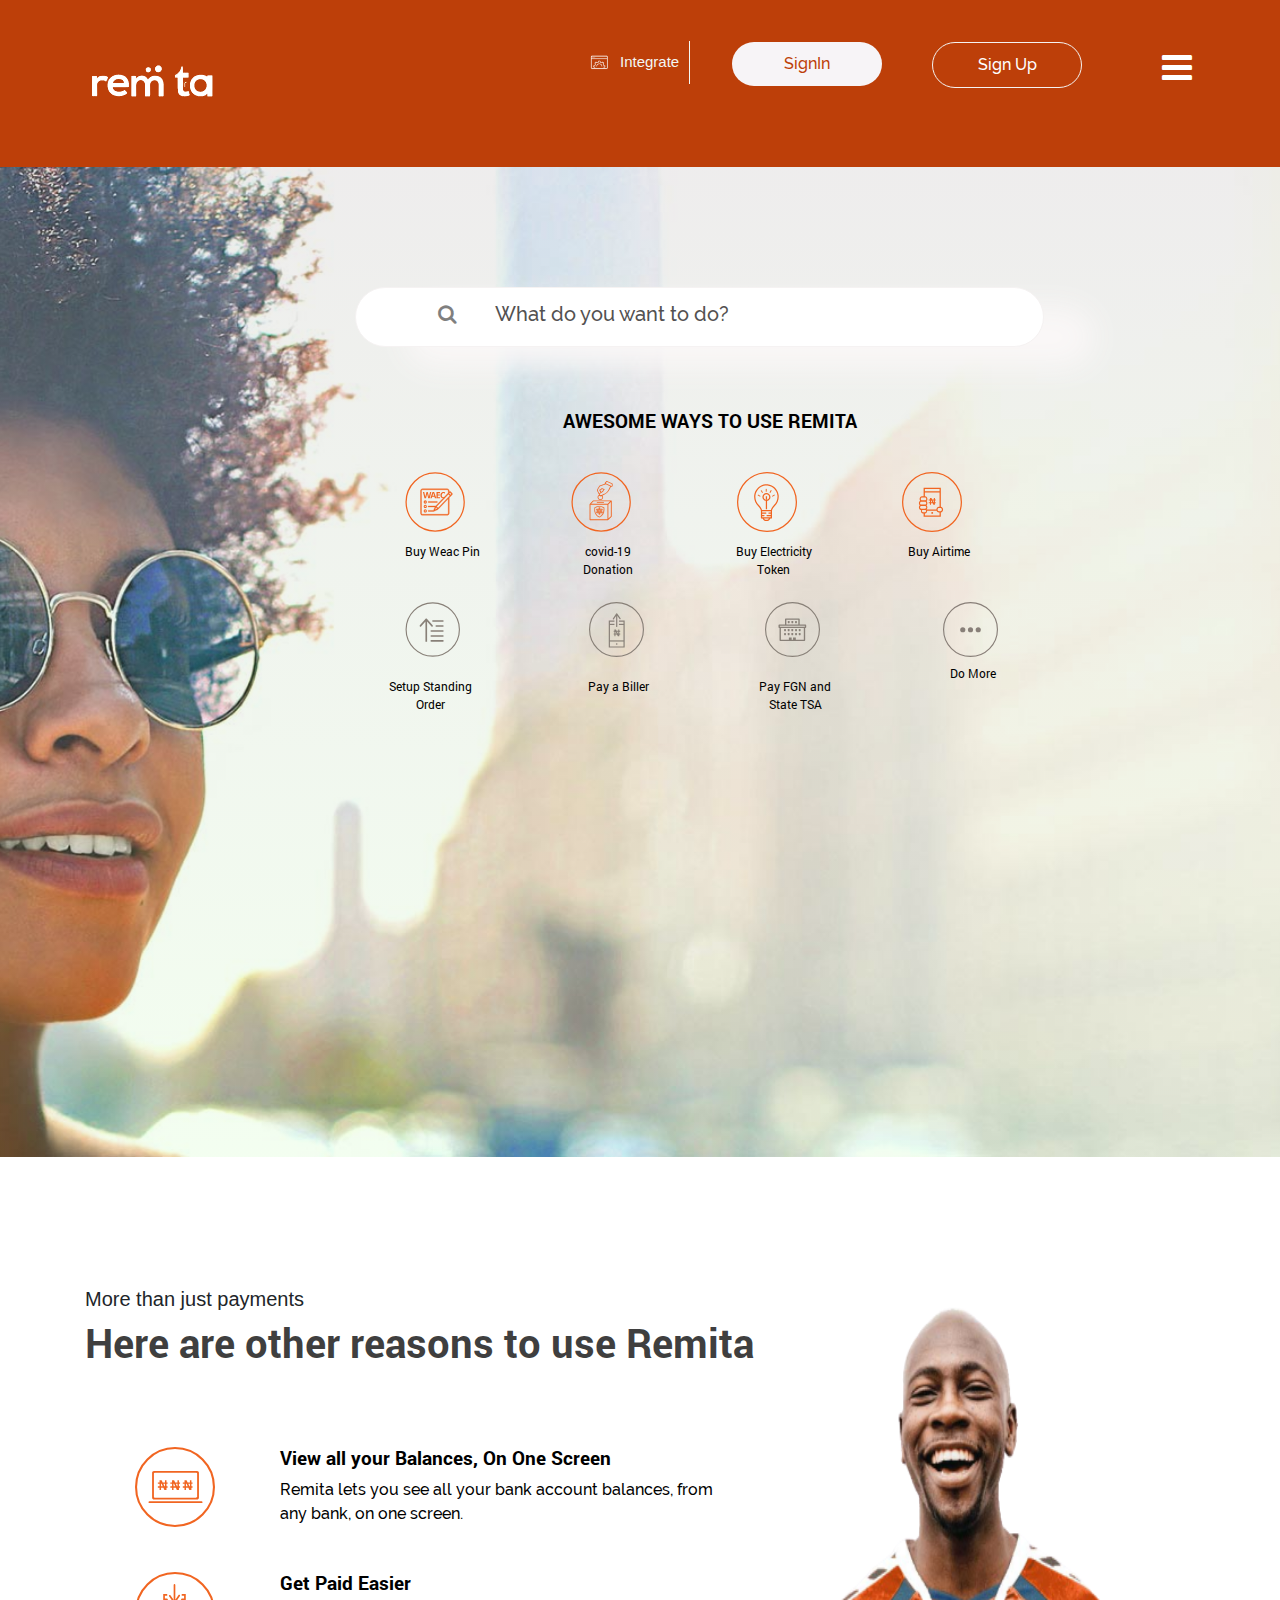
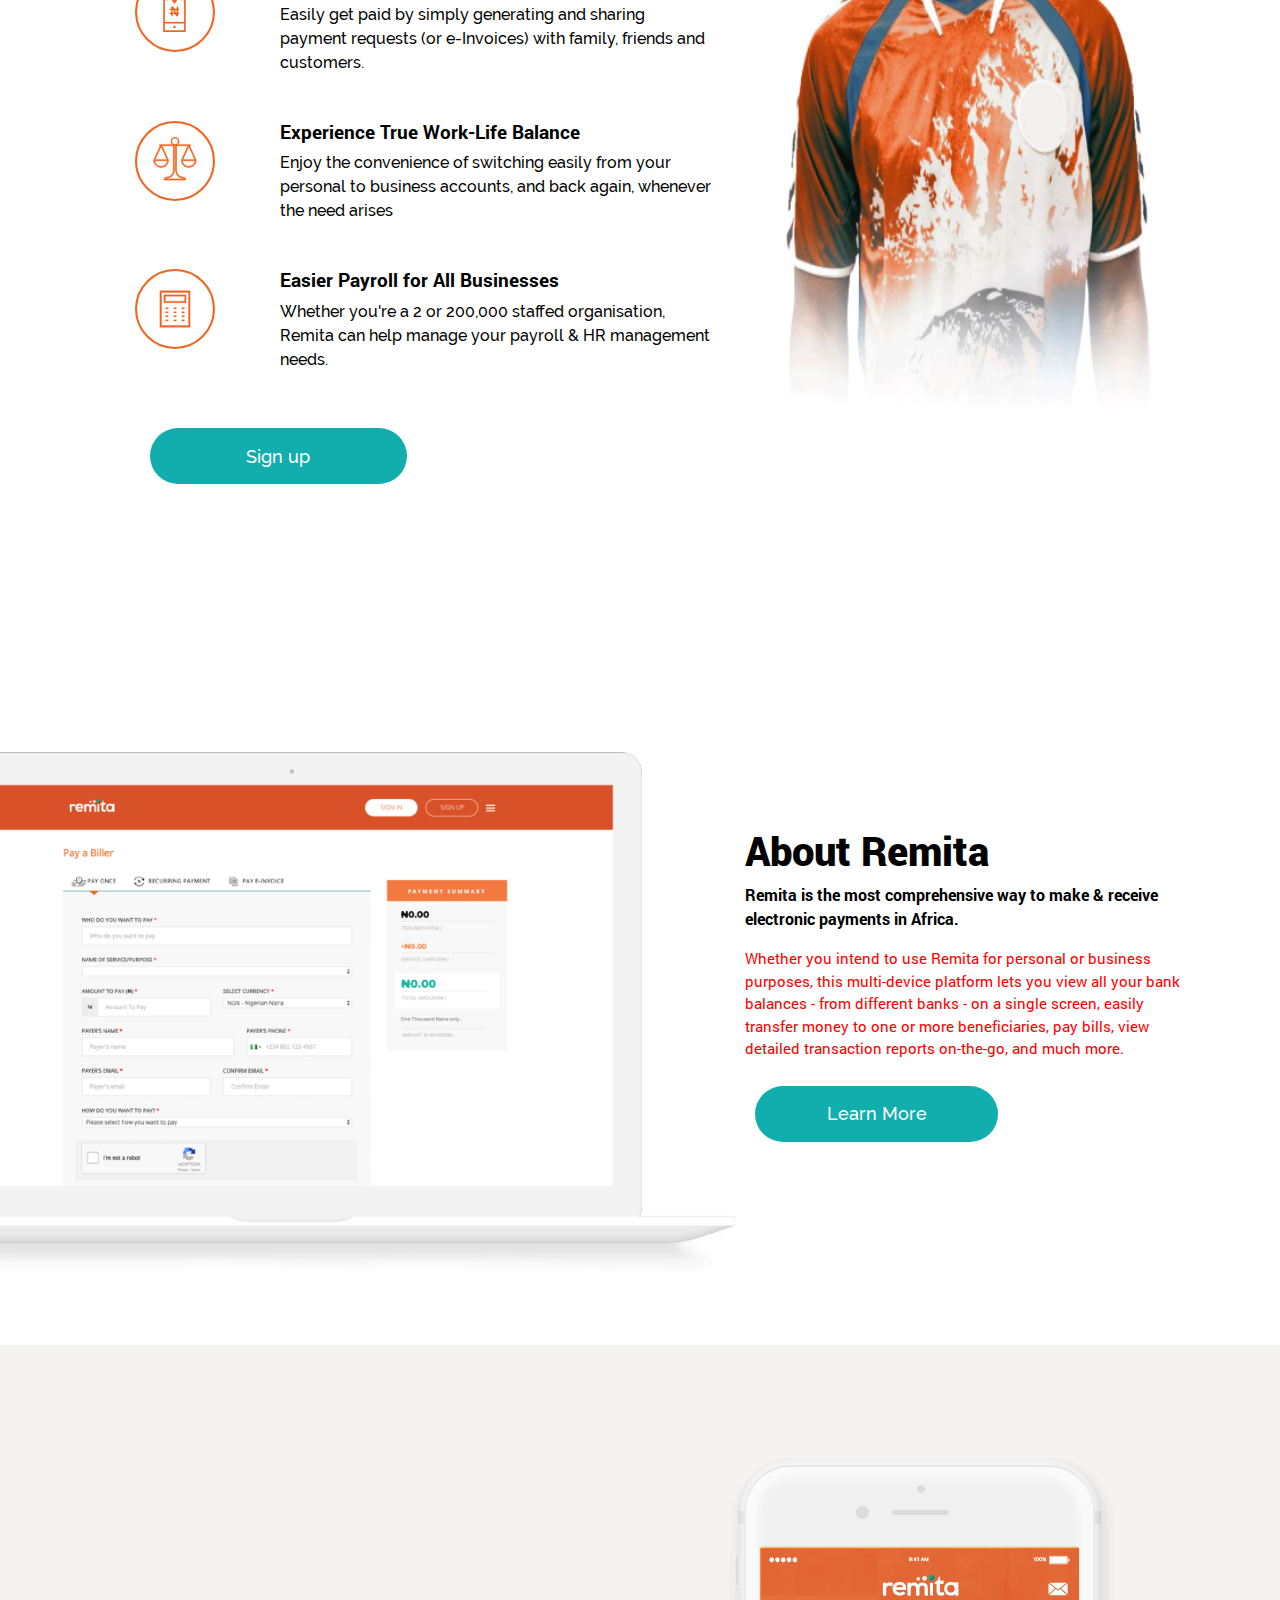
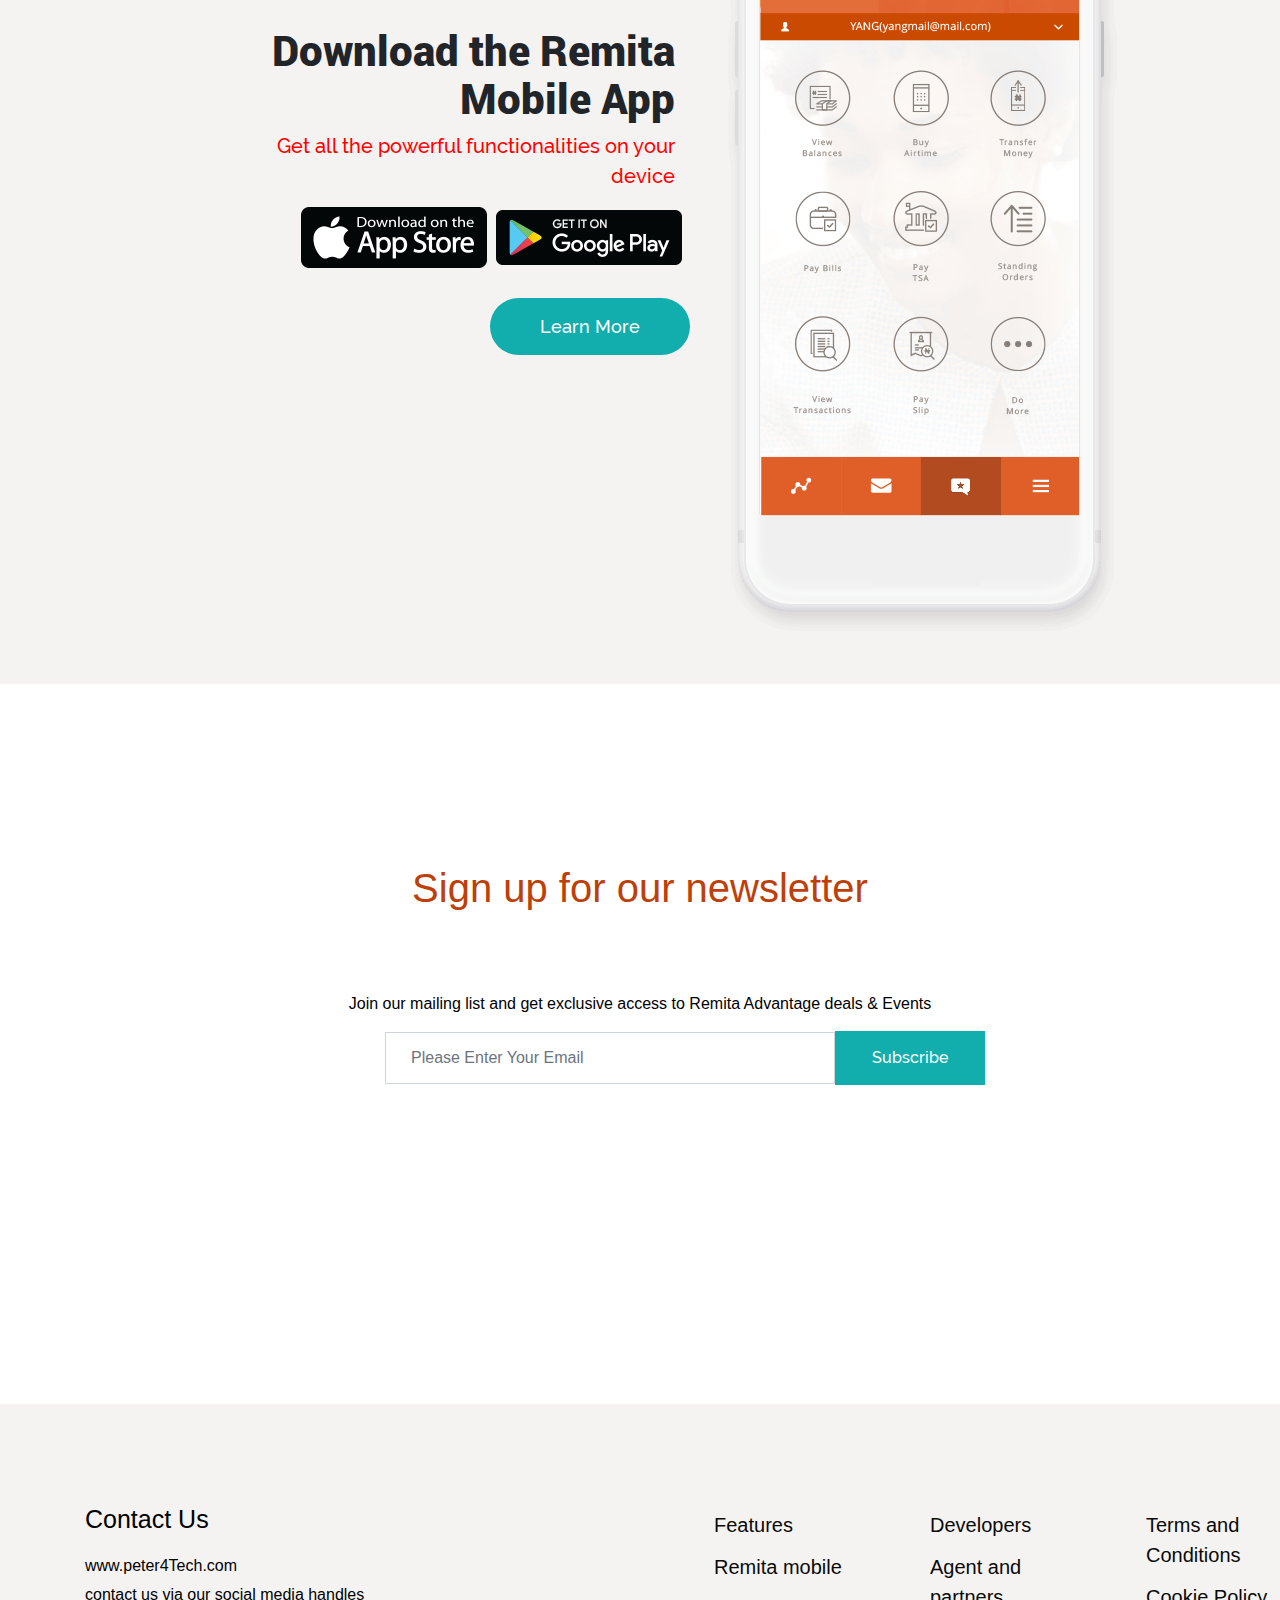
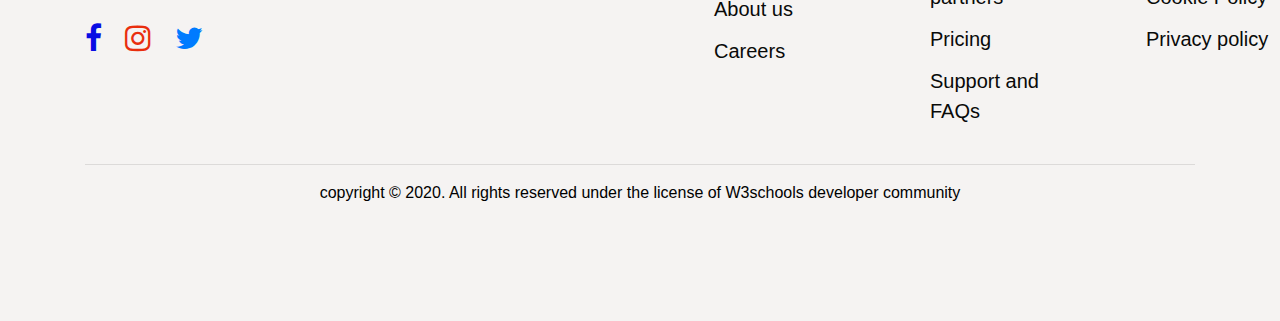
<file: index.html>
<!DOCTYPE html>
<html lang="en">
<head>
    <meta charset="UTF-8">
    <meta name="viewport" content="width=device-width, initial-scale=1.0" />
    <link rel="stylesheet" type="text/css" href="Assets/bootstrap/bootstrap-4.5.0-dist/css/bootstrap.min.css" />
    <link rel="stylesheet" type="text/css" href="Assets/index.css" />
    <link rel="stylesheet" type="text/css" href="Assets/font-awesome-4.7.0/css/font-awesome.css" />
    <link rel="stylesheet" type="text/css" href="Assets/animate.css" />
    <title>Remita.org</title>
</head>
<body>
  <nav class="navbar navbar-expand-lg navbar-light bg-light" id="navbar-section">
    <div class="container">
      <a class="navbar-brand" href="#">
        <img src="Assets/img/logoR.png" />
      </a>
      <button class="navbar-toggler" type="button" data-toggle="collapse"
       data-target="#navbarSupportedContent"
        aria-controls="navbarSupportedContent"
         aria-expanded="false" aria-label="Toggle navigation">
        <span class="navbar-toggler-icon"></span>
      </button>
    
      <div class="collapse navbar-collapse" id="navbarSupportedContent">
        <div class="integrate-section">
          <a href='#'>
          <img class="img-rounded integrate" src='./Assets/img/integrate_icon.svg' />
          <p class="text-integrate">Integrate</p></a>
        </div>
        
        <div class="button-right">
          <button class="btn btn-danger btn-sign">SignIn</button>
          <button class="btn btn-danger btn-signUp">Sign Up</button>
          <i class="fa fa-bars"></i>
        </div>
      
      </div>
    </div>
  </nav>
  <!-- Wrapper section -->
  <section class="main-wrapper ZoomIn animated">
    <div class="container">
      <div class="main-content">
        <form>
          <div class="input-group mb-3 wrapper-input">
            <div class="input-group-prepend">
              <span class="input-group-text fa fa-search" id="basic-addon1"></span>
            </div>
            <input type="text" 
            class="form-control"
            placeholder="What do you want to do?"
            aria-label="Request"
            name="user_request"
            >
          </div>
        </form>

        <div class="remita-section">
          <div class="container">
          <p class="text-center text-remita zoomIn animated"> Awesome ways to use Remita</p>
          <div class="row remita-usage slideInRight animated ">
              <div class="col-md-3 weac-section ">
                <a href="#" >
                  <img src="./Assets/img/waec_icon.svg" class="img-weac" />
                  <p class="weac-text">Buy Weac Pin</p>
                </a>  
                </div>
                <div class="col-md-3 covid-section">
                  <a href="#" class="">
                    <img src="./Assets/img/covid_icon.svg" class="img-covid " />
                    <p class="covid-text">covid-19 Donation</p>  
                  </a>
                  </div>
                <div class="col-md-3 electricity-section">
                  <a href="#" class="">
                    <img src="./Assets/img/electricity_light_up_icon.svg" class="img-electricity"/>
                    <p class="electricity-text"> Buy Electricity Token </p>
                  </a>
                </div>
                <div class="col-md-3 airtime-section">
                  <a href="#" class="">
                  <img src="Assets/img/buy_airtime_featured_icon.svg"  class="img-airtime"  />
                  <p class="airtime-text"> Buy Airtime</p>
                </a>
                </div>
          </div>
                <div class="row remita-payment-section slideInRight animated">
                  <div class="col-md-3 setup-section ">
                    <a href="#">
                      <img src="./Assets/img/recurring_payments_mobile.svg" class="setup-img" />
                      <p class="setup-text">Setup Standing Order</p>
                    </a>
                  </div>
                 
                    <div class="col-md-3 biller-section">
                      <a href="#">
                        <img src="./Assets/img/pay_biller_mobile.svg" class="img-biller" />
                        <p class="biller-text">Pay a Biller</p>
                      </a>
                    </div>
              
                 
                    <div class="col-md-3 FGN-section">
                      <a href="#">
                        <img src="./Assets/img/pay_state_govt.svg" class="img-FGN" />
                        <p class="FGN-text"> Pay FGN and State TSA </p>
                      </a>
                    </div>
              
              
                  <div class="col-md-3 more-section">
                    <a href="#">
                      <img src="Assets/img/more_items.svg" class="img-more" />
                      <p class="more-text">Do More</p>
                    </a>
                  </div>
                </div>
          </div>
        </div>
      </div>
      </div>
    </div>
  </section>
  <!--  -->
  <div class="clearfix"></div>
  <section class="more-wrapper ">
    <div class="container">
      <div class="row more-reasons">
        <div class="col-md-6 ">
          <h5 class="pulse animated more-text">More than just payments</h5>
          <h3 class="more-text-reason"> Here are other reasons to use Remita</h3>
          <div class="row more-text-option">
            <div class="col-md-6 ">
                <img src="./Assets/img/view_balances.svg" />
            </div>
            
            <div class="col-md-6">
              <div class="text-center text-info more-text-section">
                <h5 class="text-header"> View all your Balances, On One Screen</h5>
                <p class="text-content">Remita lets you see all your bank account balances, from any bank, on one screen.</p>
              </div>
            </div>
            <div class="col-md-6 ">
              <img src="./Assets/img/get_paid_faster.svg" />
          </div>
          
          <div class="col-md-6">
            <div class="text-center text-info more-text-section">
              <h5 class="text-header"> Get Paid Easier</h5>
              <p class="text-content">Easily get paid by simply generating and sharing payment requests 
                (or e-Invoices) with family, 
                friends and customers.</p>
            </div>
          </div>
          <div class="col-md-6 ">
            <img src="./Assets/img/work_life_balance.svg" />
        </div>
        
        <div class="col-md-6">
          <div class="text-center text-info more-text-section">
            <h5 class="text-header"> Experience True Work-Life Balance</h5>
            <p class="text-content">Enjoy the convenience of switching easily from your personal 
              to business accounts, and back again, 
              whenever the need arises</p>
          </div>
        </div>
        <div class="col-md-6 ">
          <img src="./Assets/img/enjoy_easy_payroll.svg" />
      </div>
      
      <div class="col-md-6">
        <div class="text-center text-info more-text-section">
          <h5 class="text-header"> Easier Payroll for All Businesses</h5>
          <p class="text-content">Whether you're a 2 or 200,000 staffed organisation, 
            Remita can help manage your payroll &amp; HR management needs.</p>
        </div>
      </div>
      <button class="btn btn-primary btn-sign">Sign up</button>
          </div>
        </div>
        <div class="col-md-6 remita-happy d-none d-sm-block d-md-none d-lg-block">
        <img src="./Assets/img/remita_happy_guy-removebg-preview.png" class="slideInRight animated" />
        </div>
        </div>
        </div>
  </section>
 <hr class="d-block d-sm-none" id="about_line"/>
<div class="clearfix"></div>
  <section class="about-section ">
    <div class="container">
      <div class="row">
        <div class="col-md-6 d-none d-sm-block d-md-none d-lg-block " id="about_img">
          <img src="Assets/img/Flat-Macbook.png"  class="slideInLeft animated" />
        </div>
        <div class="col-md-6 about-text">
          <h3>About Remita</h3>
          <p class="about-content-text">
            Remita is the most comprehensive way to make &amp; 
            receive electronic payments in Africa.
          </p>
          <p class="text-left more-about-text">
            Whether you intend to use Remita for personal or business purposes, 
            this multi-device platform lets you view all your bank balances - from different banks - 
            on a single screen, easily transfer money to one or more beneficiaries, 
            pay bills, view detailed transaction reports on-the-go, and much more.
          </p>
          <button class="btn btn-primary btn-learn"> Learn More</button>
        </div>
    </div>
    </div>
  </section>
<div class="clearfix"></div>
  <section class="download-section ">
    <div class="container">
      <div class="row">
        <div class="col-md-6 ">
          <h2 class="download-text" dir="rtl">Download the Remita </h2> 
            <h2 class="download-mobile">Mobile App</h2>
          <p class="download-more-text"> Get all the powerful functionalities on your <br /> device</p>
          <div class="row download-option ">
            <div class="col-md-6">
              <img src="Assets/img/apple.png" class="img-apple" />
            </div>
            <div class="col-md-6">
              <img src="Assets/img/android.png" class="img-android" />
            </div>
            <button class="btn btn-primary btn-learn"> Learn More</button>
          </div>
        </div>
        <div class="col-md-6 download-img d-none d-sm-block d-md-none d-lg-block">
          <img src="Assets/img/main-img.png" class="slideInRight animated" />
        </div>
      </div>
    </div>
  </section>
  <div class="clearfix"></div>

  <section class="sign-up ">
    <div class="container">
      <div class="main-section">
        <h2 class="zoomIn animated">Sign up for our newsletter</h2>
        <p>Join our mailing list and get exclusive access to Remita Advantage deals &amp; Events</p>
        <form class="form-imput">
          <input type="email"
          placeholder="Please Enter Your Email"
          name="email" class="form-control" />
          <button class="btn btn-primary btn-subscribe">Subscribe</button>
        </form>
      </div>
    </div>
  </section>

  <section class="contact">
    <div class="container">
        <div class="row">
          <div class="col-md-6 contact-section">
            <h2>Contact Us</h2>
            <p><a href="#">www.peter4Tech.com</a></p>
            <p class="contact-media">contact us via our social media handles</p>
            <div class="row media-icons">
              <div class="col-md-4">
                <a href="#">
                  <i class="fa fa-facebook"></i>
                </a>
              </div>
            
            <div class="col-md-4">
              <a href="#" class="fa-insta">
                <i class="fa fa-instagram"></i>
              </a>
            </div>
            <div class="col-md-4">
            <a href="#">
              <i class="fa fa-twitter"></i>
            </a>
          </div>
        </div>
          </div>
          <div class="col-md-6">
            <div class="row main-contact">
              <div class="col-md-4 contact-features">
                <ul class="footer-features ">
                  <a href="#" ><li class="pulse animated">Features</li></a>
                  <a href="#"><li class="pulse animated"> Remita mobile </li></a>
                  <a href="#"><li> About us </li></a>
                  <a href="#"><li>Careers</li></a>
                </ul>
              </div>
              <div class="col-md-4  contact-features">
                <ul class="footer-options">
                  <a href="#"><li>Developers</li></a>
                  <a href="#"><li> Agent and partners </li></a>
                  <a href="#"><li> Pricing </li></a>
                  <a href="#"><li> Support and FAQs</li></a>
                </ul>
              </div>
              <div class="col-md-4  contact-features">
                <ul class="footer-terms">
                  <a href="#"><li>Terms and Conditions</li></a>
                  <a href="#"><li> Cookie Policy </li></a>
                  <a href="#"><li> Privacy policy </li></a>
                </ul>
              </div>
            </div>
          </div>
        </div>
        <div class="main-footer">
          <hr />
          <p class="footer-section">copyright &copy; 2020. All rights reserved under the license 
            of W3schools developer community</p>
        </div>
        
      </div>
      </hr>
    </div>
  </section>
    <script src="https://code.jquery.com/jquery-3.5.1.slim.min.js" integrity="sha384-DfXdz2htPH0lsSSs5nCTpuj/zy4C+OGpamoFVy38MVBnE+IbbVYUew+OrCXaRkfj" crossorigin="anonymous"></script>
<script src="https://cdn.jsdelivr.net/npm/popper.js@1.16.0/dist/umd/popper.min.js" integrity="sha384-Q6E9RHvbIyZFJoft+2mJbHaEWldlvI9IOYy5n3zV9zzTtmI3UksdQRVvoxMfooAo" crossorigin="anonymous"></script>
<script src="https://stackpath.bootstrapcdn.com/bootstrap/4.5.0/js/bootstrap.min.js" integrity="sha384-OgVRvuATP1z7JjHLkuOU7Xw704+h835Lr+6QL9UvYjZE3Ipu6Tp75j7Bh/kR0JKI" crossorigin="anonymous"></script>
<script src="WOW-master/dist/wow.js"></script>
<script>
  new WOW().init();
  </script>
</body>
</html>
</file>
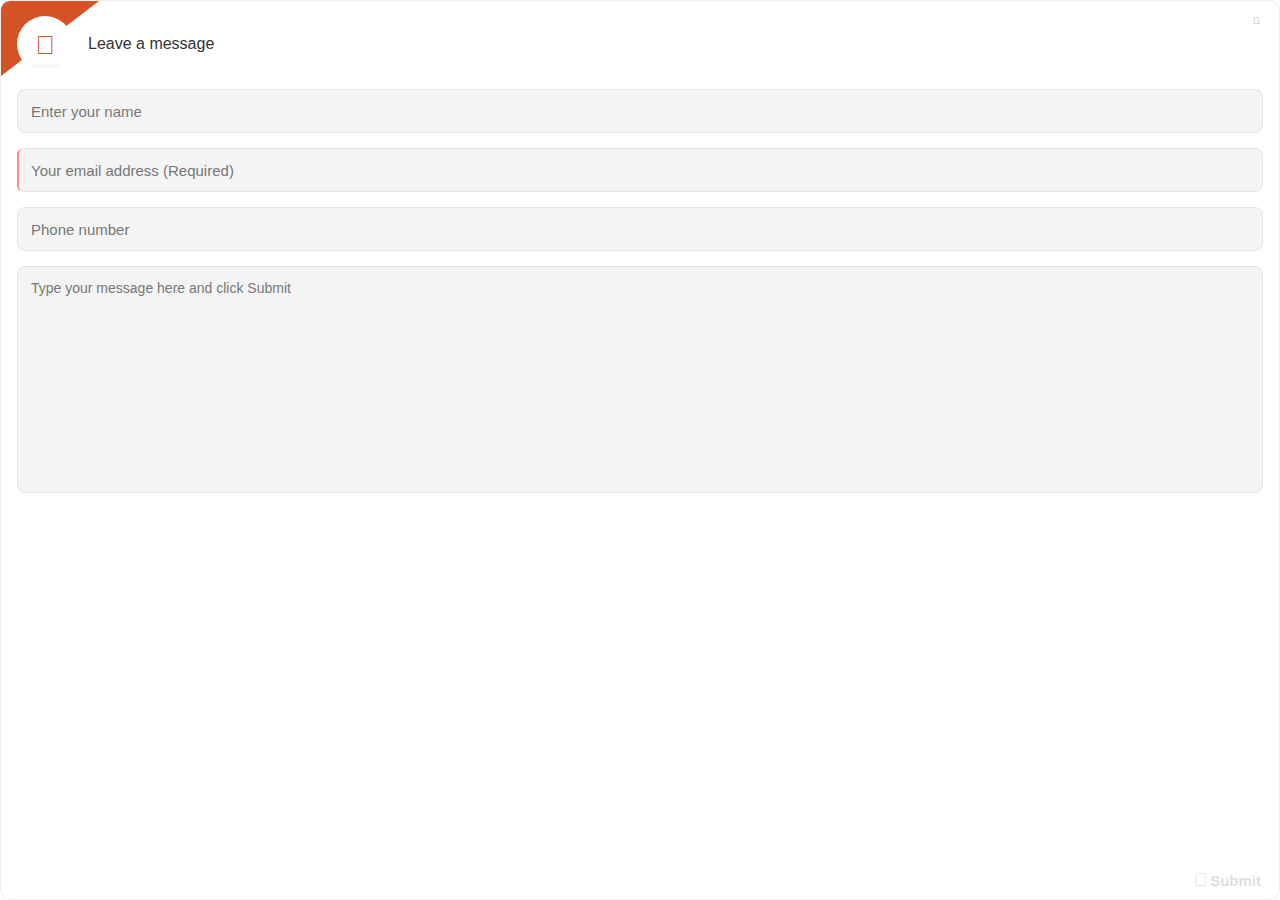
<file: Remita_files/a.html>
<html class="linux firefox firefox7 gecko gecko7"><head>
<meta http-equiv="content-type" content="text/html; charset=UTF-8"><link href="a_data/embedtheme1.css" rel="stylesheet" type="text/css" onerror="window.parent.$ZSIQUtil.onCDNFailure(this)"><script language="JavaScript1.8">jsversion = 1.8;</script><script language="JavaScript1.7">jsversion = 1.7;</script><script language="JavaScript1.6">jsversion = 1.6;</script><script language="JavaScript1.5">jsversion = 1.5;</script><script language="JavaScript1.4">jsversion = 1.4;</script><script language="JavaScript1.3">jsversion = 1.3;</script><script language="JavaScript1.2">jsversion = 1.2;</script><script language="JavaScript1.1">jsversion = 1.1;</script><script src="a_data/wmsliteapi.js"></script><script src="a_data/siqchatwindow1.js"></script><script src="a_data/resource.js" onerror="window.parent.$ZSIQUtil.onCDNFailure(this)"></script><script src="a_data/embedmedia-rtc.js"></script><title>SystemSpecs Limited - Live Chat</title><meta name="viewport" content="width=device-width, initial-scale=1.0, maximum-scale=1.0"><script src="a_data/embedpostload.js"></script><link type="text/css" rel="stylesheet" href="a_data/embedpostload.css"></head><body style="font-family: salesiq-font;"><style id="formcss">[class*="deptst_"] em{display: inline-block;}a, .sqico-drpdwn a:hover, section.content .errfield.sqico-drpdwn a{ background-color: transparent; text-decoration:  none; outline: none;}input[type="checkbox"], input[type="radio"] { box-sizing: border-box; /* 1 / padding: 0; / 2 */ display: none; outline: none;}.dspnone, .errfield .req, .errfield + .req{ display: none;}.sqico-drpdwn[val] .req{ visibility: hidden; }.sqico-drpdwn .req{ visibility: visible;}div textarea[purpose="custom"]{ height: auto;}em.req{ color: #fe8d8d;}.outerwin input[type="text"],.editfields input[type="text"]{ border-radius: 8px; background-color: #f4f4f4; border: solid 1px #e3e3e3; width: 100%; outline: none;transition:  border ease-in-out 0.5s; -webkit-transition:border ease-in-out 0.5s; -moz-transition: border ease-in-out 0.5s;padding: 0 13px; height: 44px; line-height: normal; -webkit-appearance: none; -webkit-tap-highlight-color: rgba(0,0,0,0);}.content .errfield.sqico-drpdwn a, .content .errfield.sqico-drpdwn{ background-color: #fff6f6; border-color: #ffc3c3;}input[type="text"]:focus, .content .sqico-drpdwn a:focus { border-color: #ccc; outline: none;}.sqico-drpdwn ul, .content .sqico-drpdwn {   position: absolute; width: 100%;  z-index: 1;color:#444;}.content .sqico-drpdwn{ position: relative;height: 44px; line-height: 42px; width: auto;  z-index: 4; background-color: #f4f4f4; border-radius: 8px; }.sqico-drpdwn a, .sqico-drpdwn a:hover { display: block; padding: 0 13px; width: 100%;  border: solid 1px #e3e3e3;  border-radius: 8px;height: auto; }.sqico-drpdwn ul { width: 97.35%; width:calc( 100% - 34px ); left: 17px; position: fixed;max-height: 174px; overflow: auto; display:none;padding: 0;}.sqico-drpdwn li:first-child{ padding-top: 12px;}.sqico-drpdwn li { padding: 11px 120px 11px 14px; cursor: pointer; line-height: normal;height: 40px; border-radius: 0; font-size: 14px;}.sqico-drpdwn li:hover, .sqico-drpdwn li.atsel { background-color: #eaeaea;}div.sqico-drpdwn.zindrp{ z-index:inherit; border-radius: 8px 8px 0 0; box-shadow:0 1px 3px 0 #ccc;}div.sqico-drpdwn.zindrp ul{ border-radius: 0 0 8px 8px; max-height: 169px; box-shadow: 0 2px 3px 0 #ccc; border-top-color:#edf4f8; z-index: 11111; background-color: #f4f4f4; }.zindrp.btmalign em.req{ border-radius: 0 0 8px 8px;}[data-validate*="required"] + em.req, .sqico-drpdwn[data-validate*="required"] .req { position: absolute; border-left: 2px solid #fe8d8d; border-radius: 15px; height: 42px; left: 0; padding-left: 9px; top:1px;}.fdbck_star, .sqico-drpdwn.zindrp ul, .content .sqico-drpdwn a, .smileydiv, .zindrp.sqico-drpdwn ul { border-color: #e3e3e3; }.content > div, footer span, footer a, .sqico-drpdwn:before, .desc, .sqico-enter, .content .sqico-drpdwn a{color:#777;}input[type="text"].errfield:focus, textarea.errfield:focus{background-color: #fff;}.content .errfield.sqico-drpdwn a, .content .errfield.sqico-drpdwn{transition: all 0.5s cubic-bezier(1, 0.7, 0.5, 1); -moz-transition: all 0.5s cubic-bezier(1, 0.7, 0.5, 1); -webkit-transition: all 0.5s cubic-bezier(1, 0.7, 0.5, 1);}.siqc_usrimg{height:49px;width:49px;display: inline-block;vertical-align: middle;position: relative;border-radius: 100%;overflow: hidden;box-shadow: 0 0 0 0.6px rgba(170, 170, 170, 0.5);z-index: 1;}#action_icons  span:hover:before, .chtend a, .chtend a:before { color: #0091ff; }[themeid="4"] input[type="text"], [themeid="4"] textarea, [themeid="4"] .content .sqico-drpdwn a { background-color: rgba(255, 255, 255, 0.80);  border: solid 1px #e3e3e3; }[themeid="4"] div.sqico-drpdwn.zindrp ul {left: 26px;width: calc( 100% - 52px ); }[themeid="4"] input[type="text"].errfield, [themeid="4"] textarea.errfield, [themeid="4"] .content .errfield.sqico-drpdwn { background-color: #fedddd; border-color: #f07777; }[header-type="bot"] .blur_userbg, [cwview="convchat"] .blur_userbg, [cwview="msgarea"] .blur_userbg, .siq_content .blur_userbg {position: absolute;height: 100%;width: 100%;filter: blur(5px); display: inline-block; left: 0; z-index: -1; top: 0; }.skipdrag .siqc_edt { bottom: 100px; }.skipdrag .faq .siqc_edt {bottom: 135px;}</style><section id="window-ribbon" themeid="1" class="siqembed siqc-convert outerwin emwin zsiq_size2" cwview="msgarea"><header class="nologo noaboutme" prop="header"><div class="posrel headercont"><div class="actbtn"><em class="sqico-min siq-minimize-icon" title="Minimize" documentclick="min_iframe"></em></div><div class="cmplogo siq-company-logo" prop="clogo" data-chttype="conv"><span class="sqico-user"><img data-src="" id="complogo" class="cmn_mdl siq-company-logo" width="49" height="49"></span></div><div class="siq-convback sqico-larrow" id="showsiqconv" documentclick="showconvlist" style="display:none;"></div><div><div class="txtelips siq-chat-attender-name" id="attname">Leave a message</div><div class="txtelips fnt13 siq-about-me" id="attabtme" title=""></div><div id="attabtme"></div></div></div><span class="siqchat-detl sqico-call" documentclick="audiocall" id="audiocall" style="display:none;" title="Audio Call"></span></header><section class="content posrel siq_content siqforms" purpose="outer" proptype="siqform" style="height: 406px;"><div custom="name"><input type="text" id="visname" placeholder="Enter your name" class="siq-input-text-box" info="name" fieldname="name" purpose="visitorname" customid="siq_name" data-validate="optional charlimit 100"><em class="req siq-required" title="Required"></em></div><div custom="email"><input type="text" id="visemail" class="siq-input-text-box" placeholder="Your email address (Required)" info="email" purpose="visitoremail" fieldname="email" customid="siq_email" data-validate="required email charlimit 100" docblur="email"><em class="req siq-required" title="Required"></em></div><div custom="phone"><input type="text" class="siq-input-text-box" id="visphone" placeholder="Phone number" info="phone" purpose="visitorphone" fieldname="phone" customid="siq_phone" data-validate="optional phone"><em class="req siq-required" title="Required"></em></div><div class="msgbox posrel" custom="question"><div class="posrel siq-message-area"><textarea placeholder="Type your message here and click Submit" class="msgarea siq-message-textarea" purpose="question" info="question" type="text" id="msgarea" dockeyup="leavemessage" data-validate="required charlimit 2048" style="height: 227px;"></textarea></div></div></section><section class="siqc_body sli_view siq_content" id="conversioncontainer" style="display: none; height: 406px;"><div id="currchatconv"></div><div id="pastchatconv"></div></section><section class="siqc_hstrycht siq_content " style="display: none; height: 406px;"></section><footer class="clearfix"><div class="floatrg"><em class="sqico-send siq-send-button" chatid="undefined" id="sqico-send" proptype="sqico-send">Submit</em> </div></footer><aside class="siqc_edt sqico-createchat wincustom_bg" id="showsiqchatui" documentclick="showchatui" title="New Conversation" style="display:none;"></aside></section><style id="zsiq_customcss"> header:before {border-color: #d55225 transparent transparent transparent; }#conv-tab .siqc_eletype{ background-color: #d55225; }.wincustom_bg:not(.cmplogo), .siqc_prochtcls:before, .vismsg .msgbx, .smile_list .siqsmile_li:hover, .smile_list .siqsmile_li.sel,#conv-tab.count .siqc_eletype , .gltr-srno:not(.gltr-no),.siqchat-detl.sqico-call, .gltr-done div,.cmpnt-ftr .sqico-tick,.range-point.sel .range-dot,.range-handle, .range-handle1,.range-val,.cmpnt-optn-list div:hover .cmpnt-mul-optn:not(.sqico-tick) {background-color: #d55225 !important;}.wincustom_clr, .sqico-chat2:before, .lstmsg_strs .sqico-star,.infomsg span:before,.infomsg span, .cmplogo span,.artcle-viewal, textarea + .sqico-send[documentclick]::before, header .sqico-clogo:before,.cmpnt-optn-list div:hover, .cmpnt-optn-list .sel, .cmpnt-btnurl:not(.cmpnt-cal-time):hover,.cmpnt-cal-time em:hover,.sel .sqico-tick:before, .cmpnt-btnurl:not(.cmpnt-cal-time):hover *,.cmpnt-ftr #range-display,.range-value,.cmpnt-rtng:hover [class*="sqico-"]::before,.siq-user-message + .cmpnt-rtng .sqico-like:before, .siq-user-message + .cmpnt-rtng .sqico-dislike:before,.cmpnt-body-cont .sqico-star:hover:before, .cmpnt-body-cont .sqico-star:hover ~ div:before,.cmpnt-btnurl:before, .cmpnt-skip:hover,.cmpnt-skip:hover .sqico-skip:before,.cmpnt-nxtprev em,.choose:hover,.msgbx > .sqico-star:before,.cmpnt-art-list p,.cmpnt-cusclr, input[type="checkbox"]:checked + .sqico-checkbox::before, input[type="radio"]:checked + .sqico-radio::before, .sqico-drpdwn li:hover, .sqico-drpdwn li.atsel, header .sqico-user:before { color:#d55225 !important; }.vismsg .msgbx span:FIRST-CHILD, .content .vismsg .time, .siqc_hstrycht .vismsg .time, .vismsg .msgbx *, .vismsg .sqico-close:BEFORE, .smile_list .siqsmile_li:hover, .smile_list .siqsmile_li.sel, .gltr-srno:not(.gltr-no), .zsiq_transferdiv .bot_opt.gltr-srno:not(.gltr-no){ color: #fff !important;}.msgbx a{ border-bottom-color: #fff}.file_prgs > .pie,.range-handle, .range-handle1,.cmpnt-art-list:hover span, .sinl-prw-link a:last-child .cmpnt-btnurl:hover  { border-color: #d55225}</style></body></html>
</file>
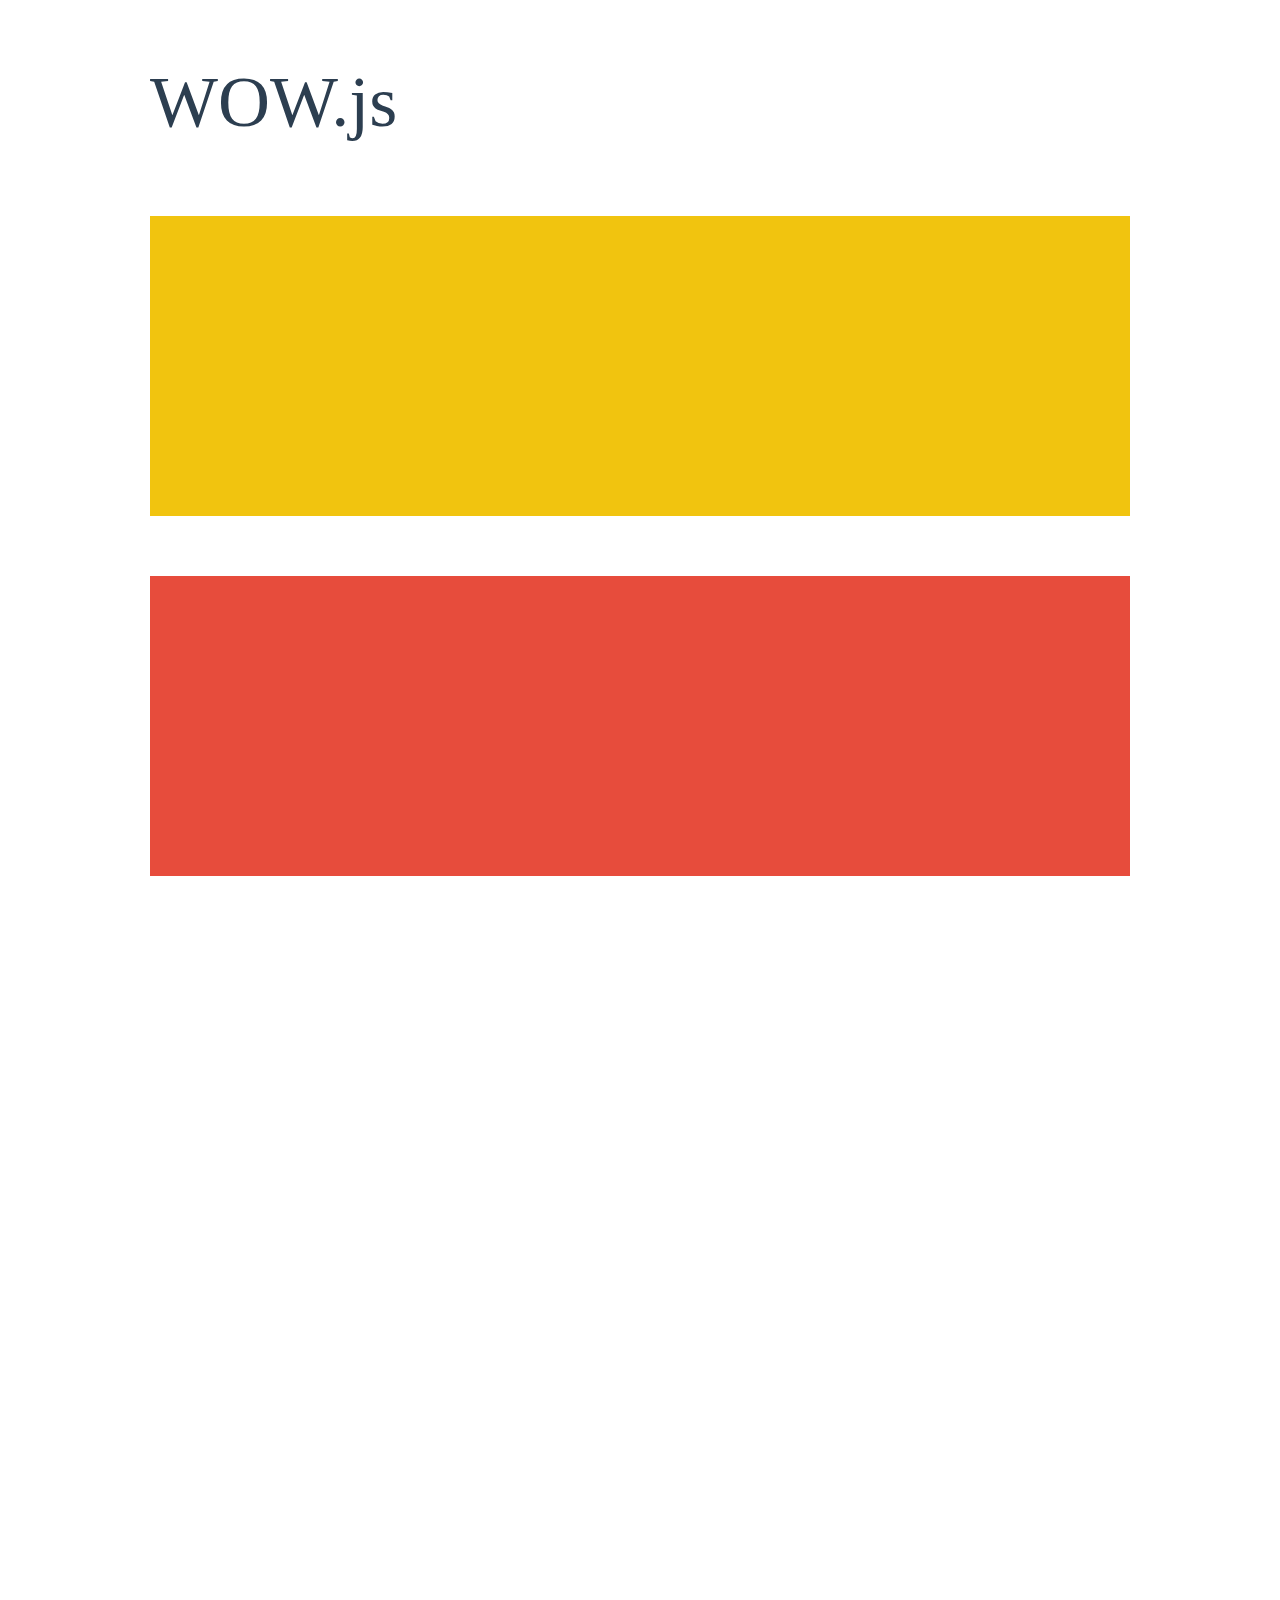
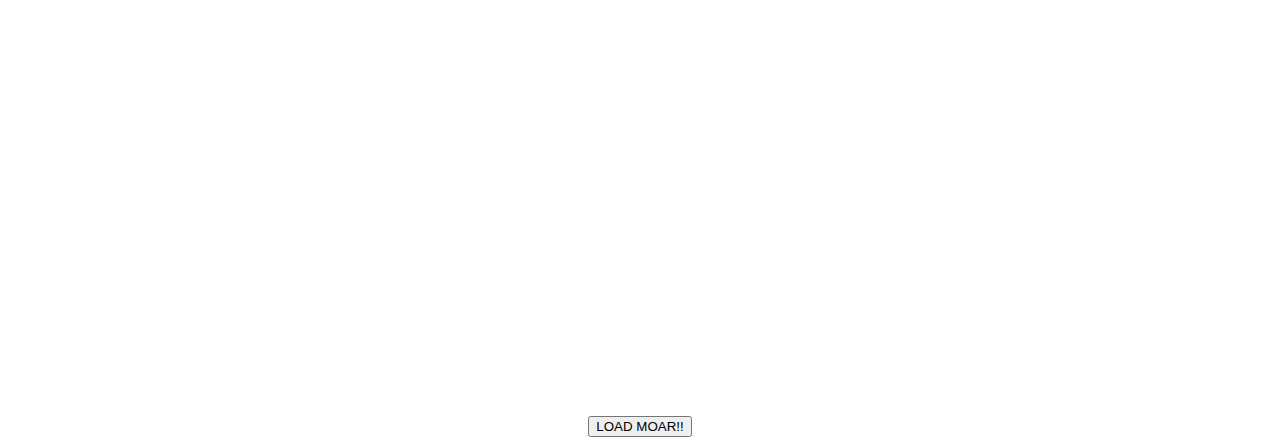
<file: WOW-master/demo.html>
<!doctype html>

<html lang="en">
<head>
  <meta charset="utf-8">
  <title>WOW</title>
  <link rel="stylesheet" href="css/libs/animate.css">
  <link rel="stylesheet" href="css/site.css">
  <style>
    .wow:first-child {
      visibility: hidden;
    }
  </style>
  <!--[if IE]>
    <script src="http://html5shiv.googlecode.com/svn/trunk/html5.js"></script>
  <![endif]-->
</head>

<body>
  <div id="container">
    <header>
      <h1>WOW.js</h1>
    </header>
    <div id="main">
      <section class="wow fadeInDown" style="background-color: #f1c40f;"></section>
      <section class="wow pulse" style="background-color: #e74c3c;" data-wow-iteration="infinite" data-wow-duration="1500ms"></section>
      <section class="section--purple wow slideInRight" data-wow-delay="2s"></section>
      <section class="section--blue wow bounceInLeft" data-wow-offset="300"></section>
      <section class="section--green wow slideInLeft" data-wow-duration="4s"></section>
      <button id="moar">LOAD MOAR!!</button>
    </div>
  </div>
  <script src="dist/wow.js"></script>
  <script>
    wow = new WOW(
      {
        animateClass: 'animated',
        offset:       100,
        callback:     function(box) {
          console.log("WOW: animating <" + box.tagName.toLowerCase() + ">")
        }
      }
    );
    wow.init();
    document.getElementById('moar').onclick = function() {
      var section = document.createElement('section');
      section.className = 'section--purple wow fadeInDown';
      this.parentNode.insertBefore(section, this);
    };
  </script>
</body>
</html>
</file>
<file: Assets/index.css>
@font-face{
  src: url('./roboto/Roboto-Bold.ttf');
  font-family: 'Roboto-Bold.ttf';
}
@font-face{
  src:url('./roboto/Roboto-Black.ttf');
  font-family: 'Roboto-Black.ttf';
}
@font-face{
  src:url('./roboto/Roboto-Regular.ttf');
  font-family: 'Roboto-Regular.ttf';
}
@font-face{
  src:url('./Raleway/Raleway-Medium.ttf');
  font-family: 'Raleway-Medium.ttf';
}
@font-face{
  src: url('./Raleway/Raleway-Medium.ttf');
  font-family: 'Raleway-Medium.ttf';
}
#navbar-section {
  background-color: #bd3f09 !important;
  padding: 20px !important;
}
.integrate-section{
  position: relative;
  left: 350px;
  bottom: 5px;
}
.integrate-section img{
  width: 18px;
  height: 18px;
  position: relative;
  left: 10px;
  top: 12px;
}
.integrate-section a{
  text-decoration: none;
}
.integrate-section .text-integrate{
  color:rgb(244, 247, 244);
  font-size: 15px;
  position: relative;
  bottom: 20px;
  left: 30px;
  font-weight: 300;
  text-transform: capitalize;
  text-overflow: clip;
  cursor: pointer;
  border-right: 1px solid rgb(244, 247, 244);
  border-left-width: 0px;
  padding:10px
}
.button-right {
  position: relative;
  margin-left: 80% !important;
}
.button-right .fa-bars{
  color: #FFF;
  font-size: 35px;
  position: relative;
  bottom: 60px;
  left:80px;
  cursor: pointer;
}
#navbar-section .btn-sign {
  position: relative;
  top: 22px;
  right: 350px;
  width: 150px;
  padding: 10px;
  border: 0px;
  text-align: center;
  color: #bd3f09;
  cursor: pointer;
  border-radius: 50px;
  font-family: 'Raleway-Medium.ttf';
  background-color: rgb(247, 244, 247);
}
#navbar-section .btn-signUp {
  position: relative;
  bottom: 22px;
  right: 150px;
  width: 150px;
  color: #fff;
  text-align: center;
  padding: 10px;
  border: 1px solid #f5f3f2;
  border-radius: 50px;
  font-family: 'Raleway-Medium.ttf';
  transition: all ease 1s;
  background-color: transparent;
}
#navbar-section .btn-signUp:hover {
  position: relative;
  bottom: 22px;
  right: 40px;
  width: 150px;
  color: #bd3f09;
  text-align: center;
  padding: 10px;
  border: 1px solid #f5f3f2;
  border-radius: 50px;
  background-color: #fff;
}

/* Main wrapper Styling */
.main-wrapper {
  height: 110vh !important;
  background: linear-gradient(rgba(192, 187, 187, 0.267),
  rgba(152, 248, 128, 0.116)),
  url('./img/Main_Banner_1920.jpg');
  background-size:cover;
  background-position: center;
  background-repeat: no-repeat;

}
.main-wrapper .container .main-content {
  margin-top: 70px;
  padding: 30px;
  float: right;
}
.wrapper-input {
  border: 1px solid rgb(245, 242, 242);
  padding: 10px;
  width: 85%;
  background-color: #fff;
  border-radius: 50px;
  text-align: center;
  position: relative;
  font-family: 'Raleway-Medium.ttf';
  top: 20px;
  box-shadow: 50px 20px 30px rgb(250, 247, 247);
}
.input-group-text {
  position: relative;
  left: 10px;
  background-color: transparent !important;
  border: 0px;
}
.main-wrapper .container  .form-control {
  background-color: transparent;
  border: 0px;
  padding: 12px;
  position: relative;
  bottom: 2px;
  left: 5px;
  color: #000;
  box-shadow: none;
}
.fa-search {
  color: rgba(0, 0, 0, 0.514);
  margin-left: 50px;
  outline-style: none;
  font-weight: thin;
  font-size: 20px !important;
}
.main-wrapper .container .form-control::placeholder {
  color: rgb(83, 81, 81);
  padding: 20px;
  text-align: left;
  font-size: 20px;
}
.main-wrapper .container .form-control:focus {
  box-shadow: none !important;
  padding: 15px;
  width: 60% !important;
  border: 0px;
  border-radius: 0px;
  background: transparent;
}
.remita-section {
  margin: 0px auto;
  margin-top: 80px;
  padding: 0px;
  width: 90vh;
}
.remita-usage {
  width: 85%;
  padding: 0px !important;
  margin-left: 10px !important;
}
.remita-section .text-remita {
  color: rgb(0, 0, 0);
  margin-top: 25px !important;
  margin-right: 100px;
  font-size: 19px;
  font-family: 'Roboto-Bold.ttf';
  font-weight: bold;
  text-align: center;
  text-transform: uppercase;
}
.remita-usage .col-md-3 a {
  text-decoration: none;
  color: rgb(2, 2, 2);
}
.remita-usage .col-md-3 {
  width: 50px;
  height: 50px;
}
.remita-usage .col-md-3 a p {
  padding-top: 10px;
  padding-bottom: 10px;
  text-align: center;
  margin-left: 2px;
  width: 90px;
  font-size: 12px;
  font-family: 'Roboto-Regular.ttf';
}
.remita-usage img {
  width: 60px;
  height: 60px;
  border: 0px !important;
  padding: 0px !important;
  margin-left: 10px;
  margin-top: 20px;
}
.remita-payment-section {
position: relative;
top: 100px;
left: 5px;
}
.remita-payment-section .col-md-3 a {
  text-decoration: none;
  color: rgb(2, 2, 2);
  font-size: 12px;
  margin-left: 30px;
}
.remita-payment-section .col-md-3 a p {
  text-align: center;
  margin-right: 40px;
  text-align: center;
  position: relative;
  bottom: 40px !important;
  width: 90px;
  font-size: 12px;
  font-family: 'Roboto-Regular.ttf';
}
.remita-payment-section .col-md-3 a .setup-text{
   position: relative;
   top: 20px;
   left: 10px;

}
.remita-payment-section .col-md-3 a .biller-text{
  position: relative;
  top: 20px;
  left: 15px;
}
.remita-payment-section .col-md-3 a .FGN-text{
   position: relative;
   top: 20px;
   left: 15px;
}
.remita-payment-section .col-md-3 a .more-text{
    position: relative;
    top: 7px;
    left: 15px !important;
    color: rgb(0, 0, 0);
}
.remita-payment-section img {
  width: 55px;
  height: 55px;
  
}

.more-section{
  position: relative;
    right: 70px !important;
}
.FGN-section{
  position: relative;
  right: 45px;
}
.biller-section{
  position: relative;
  right: 19px;

}
/* animation effect */
.remita-usage .col-md-3:hover{
  transform: scale(1.1);
  transition: all ease 900ms;
  position: relative;
  cursor: pointer;
}

.remita-usage .col-md-3:before{
            position: absolute;
            top: 15px;
            left: 15px;
            cursor: pointer;
            width: 50%;
            height: 145%;
            padding: 15px;
            padding-bottom: 20px;
            background-color: transparent;
            box-sizing: content-box;
            box-shadow: 50px 50px 50px 50px rgba(192, 187, 187, 0.267);
            content: '';
            opacity: 0;
            transition: opacity 0.2s, -webkit-transform 0.2s;
            transform: scale(0.4);
}

.remita-usage .col-md-3:hover::before{
  opacity: 1;
  -webkit-transform: scale(1.2);
  transform: scale(1.2);
}
.remita-payment-section .col-md-3:hover{
  transform: scale(1.1);
  transition: all ease 900ms;
  position: relative;
  cursor: pointer;
}
.remita-payment-section .col-md-3:before{
  position: absolute;
  top: 1px;
  left: 25px;
  cursor: pointer;
  width: 45%;
  height: 100%;
  padding: 15px;
  padding-bottom: 40px;
  background-color: transparent;
  box-sizing: content-box;
  box-shadow: 50px 50px 50px 50px rgba(192, 187, 187, 0.267);
  content: '';
  opacity: 0;
  transition: opacity 0.2s, -webkit-transform 0.2s;
  transform: scale(0.4);
}

.remita-payment-section .col-md-3:hover::before{
  opacity: 1;
  -webkit-transform: scale(1.2);
  transform: scale(1.2);
}
/* More Wrapper */

.more-wrapper{
padding-top: 100px;
padding-bottom: 100px;
}
.more-wrapper .container .row .col-md-6{
  margin-top: 30px;
}
.more-wrapper .container .more-text-option{
  margin-top: 50px !important;
  padding: 0px !important;
}
.more-wrapper .container .more-text-reason{
  color: rgba(0, 0, 0, 0.76);
  width: 200%;
  font-size: 40px !important;
  font-family: 'Roboto-Bold.ttf';
}
.more-wrapper .container .more-text-option img{
  margin-left: 50px;
  height: 80px;
  width: 80px;
}
.more-wrapper .container .more-text-section h5{
  color: rgb(2, 1, 2);
  text-align: left;
  width: 150%;
  position: relative;
  right: 90px;
  font-size: 19px !important;
  font-family: 'Roboto-Bold.ttf';
}
.more-wrapper .container .more-text-section p{
  width: 170%;
  position: relative;
  right: 90px;
  margin-right: 10px;
  text-align: left;
  font-size: 16px;
  color: #000;
}
.more-wrapper .container .more-text-option  .btn-sign{
  margin-top: 40px;
  margin-left:80px;
  background-color: rgb(18, 173, 173);
  border:0px;
  border-radius:40px;
  width: 45%;
  color:#FFF ;
  font-size: 18px;
  height: 56px !important;
  padding: 5px;
  text-align: center;
  height: 60%;
  font-family: 'Raleway-Medium.ttf';
}
.more-wrapper .container .remita-happy img{
  margin-left: 80px;
  margin-top: 20px;
  width: 550px !important;
  height: 800px !important;
}
.more-wrapper .container .row .col-md-6 .text-header{
  color: rgb(0, 0, 0);
  font-family: 'Roboto-Bold.ttf';
}
.more-wrapper .container .row .col-md-6 .text-content{
  color: rgb(0, 0, 0);
  font-family: 'Raleway-Medium.ttf';
}

/* About Section  */
.about-section{
  padding-top:100px !important;
  background: #FFF;
  padding-bottom: 100px !important;
}
.about-section .container .row .col-md-6 img{
position: relative;
top: 30px;
right: 250px;
width: 170%;
}
.about-section .container .row .about-text h3{
  color: rgb(2, 2, 2);
  font-size: 40px;
  margin-top: 120px;
  margin-left: 90px;
  text-align: left;
  font-family: 'Roboto-Black.ttf';
}
.about-section .container .row .about-text .about-content-text{
  margin-left: 90px;
  text-align: left;
  color: #000;
  font-family: 'Roboto-Bold.ttf';
}
.about-section .container .row .about-text .more-about-text{
  color: red;
  font-size: 15px;
  text-align: left; 
  margin-left: 90px !important;
  font-family: 'Roboto-Regular.ttf';
}
.about-section .container .row .btn-learn{
  margin-top: 10px;
  margin-left:100px;
  background-color: rgb(18, 173, 173);
  border:0px;
  border-radius:40px;
  width: 45%;
  color:#FFF ;
  font-size: 18px;
  height: 56px !important;
  padding: 5px;
  text-align: center;
  height: 60%;
  font-family: 'Raleway-Medium.ttf';
}

/* Download section */
.download-section{
  background: #f5f3f2;
  padding-top:70px;
  padding-bottom: 50px;
}

.download-section .container .download-text{
  position: relative;
  top: 210px;
left: 50px;
text-align: right;
font-size: 42px;
font-weight: 400;
font-family: 'Roboto-Black.ttf';
}
.download-section .container .download-mobile{
  position: relative;
  top: 200px;
left: 50px;
text-align: right;
font-size: 42px;
font-weight: 400;
font-family: 'Roboto-Black.ttf';
}
.download-section .container .row .download-img{
  position: relative;
  left: 70px;
  top:40px;
  padding-bottom: 40px;
}
.download-section .container .row .download-more-text{
  /* color: green; */
  position:relative;
  top: 200px;
  left: 50px;
  text-align: right;
  color: red;
  font-size: 20px;
  font-family: 'Raleway-Medium.ttf';
}
.download-section .container .row .download-option{
  padding: 0px !important;
  position: relative;
  top: 200px;
  left: 90px;

}
.download-section .container .row .download-option .img-apple{
  margin-left: 120px;
}
.download-section .container .row .download-option .img-android{
  margin-left: 30px;
}
.download-section .container .row .btn-learn{
  margin-top: 30px !important;
  background-color: rgb(18, 173, 173);
  border:0px;
  border-radius:40px;
  width: 35%;
  margin-left: 330px;
  color:#FFF ;
  font-size: 18px;
  text-align: center;
  font-family: 'Raleway-Medium.ttf';
  padding: 15px;
  font-size: 18px;
}

/* Sign up Styling */

.sign-up{
  height: 80vh;
}
.sign-up .container .main-section{
  margin: 0px auto !important;
  
  text-align: center;
  padding-top: 180px;
  padding-bottom: 50px;
}
.sign-up .container .main-section h2{
  font-weight: 350;
  font-size:40px;
  color: #bd3f09;
}
.sign-up .container .main-section p{
  color: #000;
  margin-top: 80px;
  font-weight: 400;
}
.sign-up .container .main-section .form-control{
  width: 450px;
  padding: 25px;
  margin-left: 300px;
  border-radius: 0px;

}
.sign-up .container .main-section .btn-subscribe{
  position: relative;
  bottom: 53px;
  left: 270px;
  padding: 15px;
  border: 0px;
  width: 150px;
  background-color: rgb(18, 173, 173);
  border-radius: 0px;
  font-family: 'Raleway-Medium.ttf';
}

/* Contact Section */
.contact{
  background: #f5f3f2;
  padding-top:100px;
  padding-bottom: 100px;
}
.contact .container .row .contact-section h2{
  color: black;
  font-weight: 400;
  font-size: 25px;
}
.contact .container .row .contact-section p a{
  color: #000;
  text-decoration: none;
  font-weight: 300;
  font-size: 16px;
}
.contact .container .row .contact-section p{
  margin-top: 20px;
}
.contact .container .row .contact-section .contact-media{
  color: #000;
  font-weight: 300;
  font-size: 16px;
  position: relative;
  bottom: 15px;
}
.contact .container .row .contact-section .media-icons{
  padding: 0px;
  padding-bottom: 60px;
  position: relative;
  bottom: 15px;
}
.contact .container .row .contact-section .media-icons .fa-facebook{
  font-size: 30px;
  color: rgb(8, 12, 228);
  
}
.contact .container .row .contact-section .media-icons .fa-instagram{
  position: relative;
  right: 150px;
  font-size: 30px;
  color: rgb(233, 46, 13);
  
}
.contact .container .row .contact-section .media-icons .fa-insta{
  text-decoration: none;
}
.contact .container .row .contact-section .media-icons .fa-twitter{
  position: relative;
  right: 290px;
  font-size: 30px;
}

.contact .container .row .contact-features ul{
  list-style-type:none;
}
.contact .container .row .contact-features ul li {
  color: rgb(9, 10, 9);
  padding: 6px;
  font-size: 20px;
  font-weight: 300;
}
.contact .container .row .contact-features ul a{
  text-decoration: none;
  
}
.contact .container .row .contact-features ul li:hover{
  color: #bd3f09 !important;
  color:#FFF;
  transition: 0.45s ease-in-out;
}
.contact .container .main-contact{
  position: relative;
  left: 13px;
  width: 120%;
}
.contact .container .footer-section{
  color: rgb(0, 0, 0);
  text-align: center;
  font-weight: 300;
  
} 

@media(max-width:768px){
  *{
    padding:0px !important;
    margin: 0px !important;
  }
  .integrate-section{
    position: relative;
    left: 100px;
    top:25px;
  }
  .integrate-section img{
    width: 50px;
    height: 50px;
    position: relative;
    right: 900px;
    top: 12px;
  }
  .integrate-section a{
    text-decoration: none;
  }
  .navbar-light .navbar-toggler{
    background: transparent !important;
    padding: 10px;
    border: 0px !important;

  }

  .integrate-section .text-integrate{
    color:rgb(244, 247, 244);
    font-size: 25px;
    position: relative;
    bottom: 30px;
    left: 70px;
    font-weight: 300;
    text-transform: capitalize;
    text-overflow: clip;
    cursor: pointer;
    border-right: 1px solid rgb(244, 247, 244);
    border-left-width: 0px;
    padding:10px
  }
  .button-right {
    position: relative;
    margin-left: 80% !important;
  }
  .button-right .fa-bars{
    color: #FFF;
    font-size: 35px;
    position: relative;
    bottom: 30px;
    left:50px;
    cursor: pointer;
  }
  #navbar-section .btn-sign {
    position: relative;
    top: 60px !important;
    right: 300px !important;
    width: 140px !important;
    padding: 10px !important;
    border:0px;
    text-align: center;
    color:  #bd3f09;
    cursor: pointer;
    border-radius: 50px;
    font-family: 'Raleway-Medium.ttf';
    background-color: rgb(247, 244, 247);
  }
  #navbar-section .btn-signUp {
    position: relative;
    top: 12px;
    right: 130px !important;
    width: 140px !important;
    color: #fff !important;
    text-align: center !important;
    padding: 10px !important;
    border: 1px solid #f5f3f2;
    border-radius: 50px;
    font-family: 'Raleway-Medium.ttf';
    transition: all ease 1s;
    background-color: transparent;
  }
  #navbar-section .btn-signUp:hover {
    position: relative;
    bottom: 22px;
    right: 40px;
    width: 150px;
    color:#bd3f09 !important ;
    text-align: center;
    padding: 10px;
    border: 1px solid #f5f3f2;
    border-radius: 50px;
    background-color: #fff;
  }
  /* Download responsiveness */
  .download-section{
   height: 65vh;
   background: #f5f3f2;
  }
.download-section .container .download-text{
    color: rgb(2, 2, 2);
    font-size: 21px;
    font-weight: 400;
    text-align: center !important;
    position: relative;
    top: 90px !important;
    width: 400px;
    left:6px !important;
  }
  
  .download-section .container .download-mobile{
    color: rgb(2, 2, 2);
    font-size: 22px;
    font-weight: 400;
    text-align: center !important;
    position: relative;
    width: 200px;
    top: 90px !important; 
    left:96px !important;
  }
  .download-section .container .row .download-more-text{
    color: rgb(2, 2, 2);
    font-size: 17px;
    font-weight: 390;
    text-align: center !important;
    position: relative;
    top: 160px !important;
    left:10px !important;
    width: 400px;
  }
  .download-section .container .row .download-option{
    background-color: transparent;
    padding: 0px !important;
    position: relative;
    left:10px;
    width: 400px;
    height: 100px;
  }
  .download-section .container .row .download-option .img-apple{
  position: relative;
  left: 60px;
  width: 140px;
  padding:0px !important;
  bottom: 10px;
  }
  .download-section .container .row .download-option .img-android{
    position: relative;
    bottom:55px;
    width: 160px;
    padding:0px !important;
    left: 200px;
  }

  .download-section .container .row .download-option .btn-learn{
  color:rgb(252, 249, 249);
  width: 190px;
  padding: 10px !important;
  position: relative;
  bottom: 50px;
  font-size: 19px;
  font-weight: 350;
  left: 100px;
  }
  /* end of download responsiveness */

  /* About Responsiveness */
  .about-section .container .row .about-text h3{
    position: relative;
   bottom: 30px;
    color: rgb(0, 0, 0);
    text-align: center;
    font-size: 20px;
    font-weight: 400;
  } 
  .about-section .container .row .about-text .about-content-text{
    text-align: center;
    position: relative;
    bottom: 20px;
    font-size: 12px;
    padding-left: 50px !important;
    padding-right: 50px !important;
  }
  .about-section .container .row .about-text .more-about-text{
    text-align: center !important;
    font-size: 15px;
    color: #000;
    padding-left:0px;
    padding-right: 0px;
    position: relative;
    right: 40px;
  }
  .about-section .container .row .btn-learn{
    clear: all !important;
    text-align: center;
    margin-top: 40px !important;
    margin-left: 120px !important;
  } 
  /* end of about Responsiveness */
  /* Sign up Responsiveness */
  .sign-up{
    padding-top:30px !important;
    height:50vh;
  }
  .sign-up .container .main-section h2{
    padding-top:50px;
    font-weight: 350;
    font-size:20px;
    color: #bd3f09;
    text-align:center;
    position: relative;
    top:50px;
  } 
   .sign-up .container .main-section p{
    color: #000;
    margin-top: 90px !important;
    font-weight: 400;
    font-size: 14px;
    margin-left: 25px !important;
  }
  .sign-up .container .main-section .form-control{
    position: relative;
    left: 39px;
    width: 250px;
    top: 20px;
    padding: 15px !important;
    border-radius: 0px;
  
  }
  .sign-up .container .main-section .btn-subscribe{
    position: relative;
    bottom: 18px;
    left: 125px;
    padding:7px !important;
    border: 0px;
    width: 100px;
    height:38px;
    background-color: rgb(18, 173, 173);
    border-radius: 0px;  padding-bottom: 10px !important;
  }
  /* Contact and Footer Section */
  .contact{
    background: #f5f3f2;
    padding-top:30px !important;
    max-height: 150vh;
    text-align:center;
  }
  .contact .container .row .contact-section h2{
    color: black;
    font-weight: 400;
    font-size: 18px;
    padding-top: 50px !important;
  }
  .contact .container .row .contact-section p a{
    color: rgb(3, 3, 3);
    text-decoration: none;
    font-weight: 400;
    font-size: 15px;
  }
  .contact .container .row .contact-section p{
    margin-top: 5px !important;
  }
  .contact .container .row .contact-section .contact-media{
    color: #000;
    font-weight: 300;
    font-size: 16px;
    position: relative;
    bottom:5px;
    left:70px;
    width: 300px;
  }
  .contact .container .row .contact-section .media-icons{
    position: relative;
    bottom: 1px;
    padding: 0px !important;
    margin-right: 55px !important;
  }
  .contact .container .row .contact-section .media-icons .fa-facebook{
    font-size: 30px;
    color: rgb(8, 12, 228);
    margin-top: 20px !important;
    position: relative;
    left: 10px;
  }
  .contact .container .row .contact-section .media-icons .fa-instagram{
    position: relative;
    left: 50px;
    bottom:33px;
    font-size: 35px;
    color: rgb(233, 46, 13);
    
  }
  .contact .container .row .contact-section .media-icons .fa-insta{
    text-decoration: none;
  }
  .contact .container .row .contact-section .media-icons .fa-twitter{
    position: relative;
    left: 90px;
    bottom: 70px;
    font-size: 35px;
  }
  .contact .container .row .contact-features .footer-features{
    list-style-type:none;
    text-align: center;
    width: 54vh;
    height: 50vh;
    position: relative;
    top: 50px;
  }
  .contact .container .row .contact-features .footer-options{
    list-style-type:none;
    text-align: center;
    position: relative;
    bottom:90px;
    width: 54vh;
  }
  .contact .container .row .contact-features .footer-terms{
    list-style-type:none;
    text-align: center;
    width: 54vh;
    position: relative;
    bottom: 15px;
  }
  .contact .container .row .contact-features ul li {
    color: rgb(9, 10, 9);
    padding: 6px;
    padding: 10px !important;
    font-size: 16px;
    font-weight: 350;
  }
  .contact .container .row .contact-features ul a{
    text-decoration: none;
  }
  .contact .container .row .contact-features ul li:hover{
    color: #bd3f09 !important;
    color:#FFF;
    transition: 0.45s ease-in-out;
  }
  .contact .container .main-contact{
    position: relative;
    left: 13px;
    width: 20px;
  }
  .contact .container .footer-section{
    color: rgb(0, 0, 0);
    text-align: center;
    font-weight: 350;
    font-size: 15px;
    padding-top: 20px !important;
    padding-bottom: 20px !important;
  } 

  /* More Resonsiveness */
.more-wrapper{
padding-top: 50px !important;
padding-bottom: 50px !important;
text-align: center;  
}
.more-wrapper .container .more-text{
  color: rgba(0, 0, 0, 0.67);
  width: 400px !important;
  text-align: center !important;
  font-weight: 400;
  font-size: 17px;
  position: relative;
  bottom: 15px;
}
.more-wrapper .container .more-text-reason{
  color: rgba(0, 0, 0, 0.67) !important;
  font-weight: 400;
  font-size: 22px !important;
  position: relative;
  left: 10px;
  bottom:25px;
  width: 400px;
  padding-top: 10px !important;
  padding-bottom: 10px !important;
}
.more-wrapper .container .more-text-option img{
  position: relative;
  right:150px;
  bottom: 10px;
  height: 80px;
  width: 80px;
}
.more-wrapper .container .more-text-section h5{ 
  color: rgb(0, 0, 0);
  text-align: center;
  width: 240px;
  position: relative;
  bottom:95px;
  left: 115px;
  font-size: 20px !important;
  margin-right: 190px !important;
  font-weight: 400;
}
.more-wrapper .container .more-text-section p{
  width: 300px;
  position: relative;
  left: 110px;
  bottom: 90px;
  color:rgb(8, 8, 8);
  margin-right: 10px;
  text-align: center;
  font-weight: thin;
  font-size: 12px;
}
.more-wrapper .container .more-text-option  .btn-sign{
  margin-top: 0px !important;
  margin-left:120px !important;
  background-color: rgb(18, 173, 173);
  border:0px;
  border-radius:40px;
  width: 45%;
  color:#FFF ;
  font-size: 18px;
  height: 56px !important;
  padding: 5px;
  text-align: center;
  height: 60%;
}
/* Remita Section Responsiveness */
.wrapper-input {
  border: 1px solid rgb(245, 242, 242);
  padding: 5px !important;
  width: 355px;
  border-radius: 50px;
  text-align: center;
  position: relative;
  top: 70px;
  left: 300px;
  box-shadow: 50px 20px 30px rgb(250, 247, 247);
}
.main-wrapper .container  .form-control {
  background-color: transparent;
  border: 0px;
  padding: 5px;
  position: relative;
  bottom: 3px;
  left: 30px;
  color: #000;
  box-shadow: none;
}
.fa-search {
  color: rgba(0, 0, 0, 0.514);
  margin-left: 90px;
  position: relative;
  top: 8px;
  outline-style: none;
  font-weight: 50;
  font-size: 17px !important;
}
.main-wrapper .container .form-control::placeholder {
  color: rgba(0, 0, 0, 0.829);
  padding: 0px !important;
  font-size: 17px;
}
.main-wrapper .container .form-control:focus {
  box-shadow: none !important;
  padding: 15px;
  width: 60% !important;
  border: 0px;
  border-radius: 0px;
  background: transparent;
}
.main-wrapper{
  height: 100vh !important;
}
.remita-section .text-remita {
  color: rgb(0, 0, 0);
  margin-top: 150px !important;
  font-size: 19px;
  font-family: sans-serif;
  font-weight: bold;
  width: 400px;
  text-align: center;
  position: relative;
  left: 280px;
}
.weac-section{
  position: relative;
  left: 300px;
  top: 30px;
}
.img-weac{
  width: 70px !important;
  height:70px !important;
  position: relative;
  bottom:30px;
  right: 30px !important;
}
.weac-text{
  color: rgb(0, 0, 0);
  position: relative;
  left: -30px !important; 
  top: -10px !important;

}
.covid-section{
  position: relative;
  left: 330px;
  top: 30px;
}
.img-covid{
  width: 70px !important;
  height:70px !important;
  position: relative;
  bottom:30px;
  right: 30px !important;
}
.covid-text{
    color: rgb(0, 0, 0);
    position: relative;
    left: -30px !important; 
    top: -10px !important;
}
.electricity-section{
  position: relative;
  left: 365px;
  top: 30px;
}
.img-electricity{
  width: 70px !important;
  height:70px !important;
  position: relative;
  bottom:30px;
  right: 30px !important;
}
.electricity-text{
  color: rgb(0, 0, 0);
  position: relative;
  left: -45px !important; 
  width: 100px !important;
  top: -10px !important;
}
.airtime-section{
  position: relative;
  left: 30px;
  top: 190px;
}
.img-airtime{
  width: 70px !important;
  height:70px !important;
  position: relative;
  bottom: 30px;
  right: 30px;
}
.airtime-text{
  color: rgb(0, 0, 0);
  position: relative;
  left: -45px !important; 
  width: 100px !important;
  top: -10px !important;
}
.remita-usage .col-md-3 a {
  text-decoration: none;
  color: rgb(2, 2, 2);
}
.remita-usage .col-md-3 {
  width: 50px;
  height: 50px;
  padding: 45px !important;
}
.remita-usage .col-md-3 a p {
  padding-top: 10px;
  padding-bottom: 10px;
  text-align: center;
  position: relative;
  left: 222px;
  width: 70px;
  top: 15px;
  font-size: 12px;
}
.remita-payment-section .col-md-3{
  width: 50px;
  height: 50px;
  padding: 45px !important;
} 
.setup-section{
  position: relative;
  left: 430px;
  bottom: 1px;
}
.setup-img{
  width: 70px !important;
  height:70px !important;
  position: relative;
  bottom:30px;
  right: 30px !important;
}
.setup-text{
  color: rgb(0, 0, 0);
  position: relative;
  left: -45px !important; 
  width: 100px !important;
  top: -10px !important;
}
.biller-section{
  position: relative;
  left: 470px;
  bottom: 1px;
}
.img-biller{
  width: 70px !important;
  height: 70px !important;
  position: relative;
  bottom:30px;
  right: 30px !important;
}
.biller-text{
  color: rgb(0, 0, 0);
  position: relative;
  left: -45px !important; 
  width: 100px !important;
  top: -10px !important;
}
.FGN-section{
  position: relative;
  left: 125px;
  top: 140px;
  
}
.img-FGN{
  width: 70px !important;
  height: 70px !important;
  position: relative;
  bottom:30px;
  right: 30px !important;
}
.FGN-text{
  color: rgb(0, 0, 0);
  position: relative;
  left: -45px !important; 
  width: 100px !important;
  top: -10px !important;
}
.more-section{
  position: relative;
  left: 165px;
  top:150px;
}
.img-more{
  width: 70px !important;
  height: 70px !important;
  position: relative;
  bottom:40px;
  right: 30px !important;
}
.remita-payment-section .col-md-3 a .more-text{
  color: rgb(14, 13, 13);
  position: relative;
  left: -45px !important; 
  width: 100px !important;
  top: -20px !important;
}
}
@media(max-height:427px){
  *{
    margin:0px !important;
    padding: 0px !important;
  }
  .download-section{
    height: 110vh;
    background: #f5f3f2;
   }
 .download-section .container .download-text{
     color: rgb(2, 2, 2);
     font-size: 40px;
     font-weight: 400;
     position: relative;
     top: 30px !important;
     width: 400px;
     left:200px !important;
   }
   
   .download-section .container .download-mobile{
     color: rgb(2, 2, 2);
     font-size: 30px;
     font-weight: 400;
     position: relative;
     width: 200px;
     top: 40px !important; 
     left:310px !important;
   }
   .download-section .container .row .download-more-text{
     color: rgb(2, 2, 2);
     font-size: 17px;
     font-weight: 390;
     position: relative;
     top: 120px !important;
     left:200px !important;
     width: 400px;
   }
   .download-section .container .row .download-option{
     background-color: transparent;
     padding: 0px !important;
     position: relative;
     left:30px;
     width: 400px;
     height: 100px;
   }
   .download-section .container .row .download-option .img-apple{
   position: relative;
   left: 230px;
   width: 140px;
   padding:0px !important;
   bottom: 55px;
   }
   .download-section .container .row .download-option .img-android{
     position: relative;
     bottom:60px;
     width: 160px;
     padding:0px !important;
     left: 180px;
   }
 
   .download-section .container .row .download-option .btn-learn{
   color:rgb(252, 249, 249);
   width: 250px;
   padding: 15px !important;
   position: relative;
   bottom: 50px;
   font-size: 19px;
   font-weight: 350;
   left: 270px;
   }
   /* Sign up Responsiveness */
  .sign-up{
    padding-top:30px !important;
    height:70vh;
  }
  .sign-up .container .main-section h2{
    padding-top:20px !important;
    font-weight: 350;
    font-size:20px;
    color: #bd3f09;
    text-align:center;
    position: relative;
    top:20px;
  } 
   .sign-up .container .main-section p{
    color: #000;
    margin-top: 60px !important;
    font-weight: 400;
    font-size: 14px;
    margin-left: 25px !important;
  }
  .sign-up .container .main-section .form-control{
    position: relative;
    left: 150px;
    width: 350px;
    top: 20px;
    padding: 15px !important;
    border-radius: 0px;
  
  }
  .sign-up .container .main-section .btn-subscribe{
    position: relative;
    bottom: 18px;
    left: 190px;
    padding:7px !important;
    border: 0px;
    width: 100px;
    height:38px;
    background-color: rgb(18, 173, 173);
    border-radius: 0px;  padding-bottom: 10px !important;
  }
  /* About Responsiveness */
  .about-section{
   
    height: 100vh;
    text-align: center !important;
    border-top: 1px solid rgb(231, 231, 231);
  }
  .about-section .container .row .about-text h3{
    position: relative;
   bottom: 70px;
    color: rgb(0, 0, 0);
    left: 200px;
    padding-top: 10px !important;
    padding-bottom: 10px !important;
    text-align: center !important;
    font-size: 40px;
    font-weight: 400;
  } 
  .about-section .container .row .about-text .about-content-text{
    position: relative;
    bottom: 40px;
    font-size: 15px;
    width: 700px;
    padding: 10px !important;
    left: 35px;
  }
  .about-section .container .row .about-text .more-about-text{
    text-align: center !important;
    font-size: 15px;
    color: #000;
    position: relative;
    right: 1px;
    width: 600px;
    padding: 15px !important;
    bottom: 40px;
  }
  .about-section .container .row .btn-learn{
    clear: all !important;
    text-align: center;
    position: relative;
    bottom: 50px;
    left: 150px;
    width: 200px;
  } /* end of about Responsiveness */

  /* More Resonsiveness */
.more-wrapper{
  padding-top: 50px !important;
  padding-bottom: 50px !important;
  text-align: center;  
  }
  .more-wrapper .container .more-text{
    color: rgb(2, 2, 2);
    text-align: center !important;
    width: 500px !important;
  
    position: relative;
    left: 5px !important;
    font-size: 25px;
    bottom: 20px !important;
  } 
  .more-wrapper .container .more-text-reason{
    color: rgba(30, 31, 30, 0.76) !important;
    width: 600px;
    font-weight: 400;
    font-size: 30px !important;
    margin-left:10px !important;
    padding-bottom: 80px !important;
    margin-bottom: 40px !important;
  }
  .more-wrapper .container .more-text-option img{
    position: relative;
    left:100px;
    bottom: 50px;
    height: 150px;
    width: 150px;
    padding-bottom:50px !important ;
  }
  .more-wrapper .container .more-text-section h5{ 
    color: rgb(0, 0, 0);
    text-align: center;
    width: 240px;
    position: relative;
    bottom:60px !important;
    left: 120px !important;
    font-size: 20px !important;   
  }
  .more-wrapper .container .more-text-section p{
  
    position: relative;
    bottom: 50px;
    color:rgb(8, 8, 8);
    text-align: center;
    font-weight: thin;
    font-size: 12px;
  }
  .more-wrapper .container .more-text-option  .btn-sign{
    margin-left:160px !important;
    background-color: rgb(18, 173, 173);
    border:0px;
    border-radius:40px;
    width: 45%;
    color:#FFF ;
    font-size: 18px;
    height: 56px !important;
    padding: 5px;
    text-align: center;
    height: 60%;
    position: relative;
    bottom: 20px;
  }
  /* Remita Section Responsiveness */
  .main-wrapper{
    height: 200vh !important;
    background: linear-gradient(rgba(192, 187, 187, 0.267),
    rgba(152, 248, 128, 0.116)),url('./img/Main_Banner_1920.jpg') !important;
    background-repeat: no-repeat !important;
    background-position: cover !important;
    background-size: 100% 800px !important;
  }
.wrapper-input {
  border: 1px solid rgb(245, 242, 242);
  padding: 5px !important;
  width: 400px;
  border-radius: 50px;
  text-align: center;
  position: relative;
  top: 70px;
  left: 40px;
  box-shadow: 50px 20px 30px rgb(250, 247, 247);
}
.main-wrapper .container  .form-control {
  background-color: transparent;
  border: 0px;
  padding: 5px;
  position: relative;
  bottom: 3px;
  left: 20px;
  color: #000;
  box-shadow: none;
}
.fa-search {
  color: rgba(0, 0, 0, 0.514);
  margin-left: 90px;
  position: relative;
  top: 8px;
  outline-style: none;
  font-weight: 50;
  font-size: 17px !important;
}
.main-wrapper .container .form-control::placeholder {
  color: rgba(0, 0, 0, 0.829);
  padding: 0px !important;
  font-size: 17px;
}
.main-wrapper .container .form-control:focus {
  box-shadow: none !important;
  padding: 15px;
  width: 60% !important;
  border: 0px;
  border-radius: 0px;
  background: transparent;
}
.remita-section .text-remita {
  color: rgb(0, 0, 0);
  margin-top: 150px !important;
  font-size: 19px;
  font-family: sans-serif;
  font-weight: bold;
  width: 400px;
  text-align: center;
  position: relative;
  left: 50px;
}
.weac-section{
  position: relative;
  left: 80px;
  top: 30px;
}
.img-weac{
  width: 70px !important;
  height:70px !important;
  position: relative;
  bottom:30px;
  right: 30px !important;
}
.weac-text{
  color: rgb(0, 0, 0);
  position: relative;
  left: -30px !important; 
  top: -10px !important;

}
.covid-section{
  position: relative;
  left: 100px;
  top: 30px;
}
.img-covid{
  width: 70px !important;
  height:70px !important;
  position: relative;
  bottom:30px;
  right: 30px !important;
}
.covid-text{
    color: rgb(0, 0, 0);
    position: relative;
    left: -30px !important; 
    top: -10px !important;
}
.electricity-section{
  position: relative;
  left: 120px;
  top: 30px;
}
.img-electricity{
  width: 70px !important;
  height:70px !important;
  position: relative;
  bottom:30px;
  right: 30px !important;
}
.electricity-text{
  color: rgb(0, 0, 0);
  position: relative;
  left: -45px !important; 
  width: 100px !important;
  top: -10px !important;
}
.airtime-section{
  position: relative;
  left: 81px;
  top: 100px;
}
.img-airtime{
  width: 70px !important;
  height:70px !important;
  position: relative;
  bottom: 30px;
  right: 30px;
}
.airtime-text{
  color: rgb(0, 0, 0);
  position: relative;
  left: -45px !important; 
  width: 100px !important;
  top: -10px !important;
}
.remita-usage .col-md-3 a {
  text-decoration: none;
  color: rgb(2, 2, 2);
}
.remita-usage .col-md-3 {
  width: 50px;
  height: 50px;
  padding: 45px !important;
}
.remita-payment-section .col-md-3{
  width: 50px;
  height: 50px;
  padding: 45px !important;
} 
.setup-section{
  position: relative;
  left: 200px !important;
  bottom: 90px !important;
}
.setup-img{
  width: 70px !important;
  height:70px !important;
  position: relative;
  bottom:30px;
  right: 30px !important;
}
.setup-text{
    color: rgb(0, 0, 0);
    position: relative;
    left: -45px !important; 
    width: 100px !important;
    top: -10px !important;
  }
  .biller-section{
    position: relative;
    left: 220px;
    bottom: 90px;
  }
  .img-biller{
    width: 70px !important;
    height: 70px !important;
    position: relative;
    bottom:30px;
    right: 30px !important;
  }
  .biller-text{
    color: rgb(0, 0, 0);
    position: relative;
    left: -45px !important; 
    width: 100px !important;
    top: -10px !important;
  }
  .FGN-section{
    position: relative;
    left: -100px !important;
    top: 60px !important;
  }
  .img-FGN{
    width: 70px !important;
    height: 70px !important;
    position: relative;
    bottom:30px;
    right: 30px !important;
  }
  .FGN-text{
    color: rgb(0, 0, 0);
    position: relative;
    left: -45px !important; 
    width: 100px !important;
    top: -10px !important;
  }
  .more-section{
    position: relative;
    left: -80px;
    top:70px;
  }
  .img-more{
    width: 70px !important;
    height: 70px !important;
    position: relative;
    bottom:40px;
    right: 30px !important;
  }
  .remita-payment-section .col-md-3 a .more-text{
    color: rgb(14, 13, 13);
    position: relative;
    left: -45px !important; 
    width: 100px !important;
    top: -20px !important;
  }

  /* Contact and Footer Section */
  .contact{
    background: #f5f3f2;
    padding-top:30px !important;
    height: 150vh !important;
    text-align:center;
  }
  .contact .container .row .contact-section h2{
    color: black;
    font-weight: 400;
    font-size: 30px;
    padding-top: 50px !important;
    position: relative;
    bottom: 40px;
    text-align: center;
    left: 200px;
  }
  .contact .container .row .contact-section p a{
    color: rgb(2, 2, 2);
    text-decoration: none;
    font-weight: 400;
    font-size: 15px;
    position: relative;
    left: 200px;
    bottom: 35px;
    padding-top: 20px;
    padding-bottom: 20px;
  }
  .contact .container .row .contact-section p{
    margin-top: 5px !important;
  }
  .contact .container .row .contact-section .contact-media{
    color: rgb(7, 6, 6);
    font-weight: 300;
    font-size: 16px;
    position: relative;
    top:10px;
    left:240px;
    width: 300px;
  }
  .contact .container .row .contact-section .media-icons{
    position: relative;
    bottom: 1px;
    padding: 0px !important;
    margin-right: 55px !important;
  }
  .contact .container .row .contact-section .media-icons .fa-facebook{
    font-size: 30px;
    color: rgb(8, 12, 228);
    margin-top: 20px !important;
    position: relative;
    left: 270px;
    top: 10px;
  }
  .contact .container .row .contact-section .media-icons .fa-instagram{
    position: relative;
    left: 230px;
    top: 30px;
    font-size: 35px;
    color: rgb(233, 46, 13);
    
  }
  /* .contact .container .row .contact-section .media-icons .fa-insta{
    text-decoration: none;
  } */
  .contact .container .row .contact-section .media-icons .fa-twitter{
    position: relative;
    left: 190px;
    top: 30px;
    font-size: 35px;
  }
  .contact .container .row .contact-features .footer-features{
    list-style-type:none;
    text-align: center;
    width: 54vh;
    height: 50vh;
    position: relative;
    top:300px;
    right: 300px;
  }
  .contact .container .row .contact-features .footer-options{
    list-style-type:none;
    text-align: center;
    position: relative;
    top:300px;
    right: 100px;
    width: 54vh;
  }
  .contact .container .row .contact-features .footer-terms{
    list-style-type:none;
    text-align: center;
    position: relative;
    top:300px;
    left: 100px;
    width: 54vh;
  }
  .contact .container .row .contact-features ul a{
    text-decoration: none;
  }
  .contact .container .row .contact-features ul li:hover{
    color: #bd3f09 !important;
    color:#FFF;
    transition: 0.45s ease-in-out;
  }
  .contact .container .main-contact{
    position: relative;
    left: 13px;
    width: 20px;
  }
  .main-footer{
    position: relative;
    top: 300px;
  }
  .main-footer hr{
    position: relative;
    left: 20px;
    width: 100%;
  }
  .contact .container .footer-section{
    color: rgb(0, 0, 0);
    text-align: center;
    font-weight: 350;
    font-size: 15px;
    position: relative;
    left: 25px;
    padding-top: 20px !important;
    padding-bottom: 20px !important;
  } 
}
</file>
<file: Remita_files/a_data/embedtheme1.css>
@font-face{font-family:salesiq-font;src:url(https://fonts.zohostatic.com/proximanova/proximanova_regular_macroman/ProximaNova-Reg-webfont.eot);src:url(https://fonts.zohostatic.com/proximanova/proximanova_regular_macroman/ProximaNova-Reg-webfont.eot?#iefix) format("embedded-opentype"),url(https://fonts.zohostatic.com/proximanova/proximanova_regular_macroman/ProximaNova-Reg-webfont.woff) format("woff"),url(https://fonts.zohostatic.com/proximanova/proximanova_regular_macroman/ProximaNova-Reg-webfont.ttf) format("truetype"),url(https://fonts.zohostatic.com/proximanova/proximanova_regular_macroman/ProximaNova-Reg-webfont.svg#proxima_nova_rgregular) format("svg");font-weight:400;font-style:normal}@font-face{font-family:salesiq-font-sbold;src:url(https://fonts.zohostatic.com/proximanova/proximanova_semibold_macroman/ProximaNova-Sbold-webfont.eot);src:url(https://fonts.zohostatic.com/proximanova/proximanova_semibold_macroman/ProximaNova-Sbold-webfont.eot?#iefix) format("embedded-opentype"),url(https://fonts.zohostatic.com/proximanova/proximanova_semibold_macroman/ProximaNova-Sbold-webfont.woff) format("woff"),url(https://fonts.zohostatic.com/proximanova/proximanova_semibold_macroman/ProximaNova-Sbold-webfont.ttf) format("truetype"),url(https://fonts.zohostatic.com/proximanova/proximanova_semibold_macroman/ProximaNova-Sbold-webfont.svg#proxima_novasemibold) format("svg");font-weight:600}@font-face{font-family:'ZSIQ Open Sans';font-style:normal;font-weight:400;src:local('Open Sans'),local('OpenSans'),url(https://fonts.gstatic.com/s/opensans/v13/K88pR3goAWT7BTt32Z01mxJtnKITppOI_IvcXXDNrsc.woff2) format('woff2');unicode-range:U+0460-052F,U+20B4,U+2DE0-2DFF,U+A640-A69F}@font-face{font-family:'ZSIQ Open Sans';font-style:normal;font-weight:400;src:local('Open Sans'),local('OpenSans'),url(https://fonts.gstatic.com/s/opensans/v13/RjgO7rYTmqiVp7vzi-Q5URJtnKITppOI_IvcXXDNrsc.woff2) format('woff2');unicode-range:U+0400-045F,U+0490-0491,U+04B0-04B1,U+2116}@font-face{font-family:'ZSIQ Open Sans';font-style:normal;font-weight:400;src:local('ZSIQ Open Sans'),local('OpenSans'),url(https://fonts.gstatic.com/s/opensans/v13/LWCjsQkB6EMdfHrEVqA1KRJtnKITppOI_IvcXXDNrsc.woff2) format('woff2');unicode-range:U+1F00-1FFF}@font-face{font-family:'ZSIQ Open Sans';font-style:normal;font-weight:400;src:local('ZSIQ Open Sans'),local('OpenSans'),url(https://fonts.gstatic.com/s/opensans/v13/xozscpT2726on7jbcb_pAhJtnKITppOI_IvcXXDNrsc.woff2) format('woff2');unicode-range:U+0370-03FF}@font-face{font-family:'ZSIQ Open Sans';font-style:normal;font-weight:400;src:local('Open Sans'),local('OpenSans'),url(https://fonts.gstatic.com/s/opensans/v13/59ZRklaO5bWGqF5A9baEERJtnKITppOI_IvcXXDNrsc.woff2) format('woff2');unicode-range:U+0102-0103,U+1EA0-1EF9,U+20AB}@font-face{font-family:'ZSIQ Open Sans';font-style:normal;font-weight:400;src:local('Open Sans'),local('OpenSans'),url(https://fonts.gstatic.com/s/opensans/v13/u-WUoqrET9fUeobQW7jkRRJtnKITppOI_IvcXXDNrsc.woff2) format('woff2');unicode-range:U+0100-024F,U+1E00-1EFF,U+20A0-20AB,U+20AD-20CF,U+2C60-2C7F,U+A720-A7FF}@font-face{font-family:'ZSIQ Open Sans';font-style:normal;font-weight:400;src:local('Open Sans'),local('OpenSans'),url(https://fonts.gstatic.com/s/opensans/v13/cJZKeOuBrn4kERxqtaUH3VtXRa8TVwTICgirnJhmVJw.woff2) format('woff2');unicode-range:U+0000-00FF,U+0131,U+0152-0153,U+02C6,U+02DA,U+02DC,U+2000-206F,U+2074,U+20AC,U+2212,U+2215}@font-face{font-family:'ZSIQ Oxygen';font-style:normal;font-weight:400;src:local('Oxygen'),local('Oxygen-Regular'),url(https://fonts.gstatic.com/s/oxygen/v5/IIPDrwV5KNJo5-LaFlLy2fesZW2xOQ-xsNqO47m55DA.woff2) format('woff2');unicode-range:U+0100-024F,U+1E00-1EFF,U+20A0-20AB,U+20AD-20CF,U+2C60-2C7F,U+A720-A7FF}@font-face{font-family:'ZSIQ Oxygen';font-style:normal;font-weight:400;src:local('Oxygen'),local('Oxygen-Regular'),url(https://fonts.gstatic.com/s/oxygen/v5/78wGxsHfFBzG7bRkpfRnCQ.woff2) format('woff2');unicode-range:U+0000-00FF,U+0131,U+0152-0153,U+02C6,U+02DA,U+02DC,U+2000-206F,U+2074,U+20AC,U+2212,U+2215}@font-face{font-family:'ZSIQ Roboto';font-style:normal;font-weight:400;src:local('Roboto'),local('Roboto-Regular'),url(https://fonts.gstatic.com/s/roboto/v16/ek4gzZ-GeXAPcSbHtCeQI_esZW2xOQ-xsNqO47m55DA.woff2) format('woff2');unicode-range:U+0460-052F,U+20B4,U+2DE0-2DFF,U+A640-A69F}@font-face{font-family:'ZSIQ Roboto';font-style:normal;font-weight:400;src:local('Roboto'),local('Roboto-Regular'),url(https://fonts.gstatic.com/s/roboto/v16/mErvLBYg_cXG3rLvUsKT_fesZW2xOQ-xsNqO47m55DA.woff2) format('woff2');unicode-range:U+0400-045F,U+0490-0491,U+04B0-04B1,U+2116}@font-face{font-family:'ZSIQ Roboto';font-style:normal;font-weight:400;src:local('Roboto'),local('Roboto-Regular'),url(https://fonts.gstatic.com/s/roboto/v16/-2n2p-_Y08sg57CNWQfKNvesZW2xOQ-xsNqO47m55DA.woff2) format('woff2');unicode-range:U+1F00-1FFF}@font-face{font-family:'ZSIQ Roboto';font-style:normal;font-weight:400;src:local('Roboto'),local('Roboto-Regular'),url(https://fonts.gstatic.com/s/roboto/v16/u0TOpm082MNkS5K0Q4rhqvesZW2xOQ-xsNqO47m55DA.woff2) format('woff2');unicode-range:U+0370-03FF}@font-face{font-family:'ZSIQ Roboto';font-style:normal;font-weight:400;src:local('Roboto'),local('Roboto-Regular'),url(https://fonts.gstatic.com/s/roboto/v16/NdF9MtnOpLzo-noMoG0miPesZW2xOQ-xsNqO47m55DA.woff2) format('woff2');unicode-range:U+0102-0103,U+1EA0-1EF9,U+20AB}@font-face{font-family:'ZSIQ Roboto';font-style:normal;font-weight:400;src:local('Roboto'),local('Roboto-Regular'),url(https://fonts.gstatic.com/s/roboto/v16/Fcx7Wwv8OzT71A3E1XOAjvesZW2xOQ-xsNqO47m55DA.woff2) format('woff2');unicode-range:U+0100-024F,U+1E00-1EFF,U+20A0-20AB,U+20AD-20CF,U+2C60-2C7F,U+A720-A7FF}@font-face{font-family:'ZSIQ Roboto';font-style:normal;font-weight:400;src:local('Roboto'),local('Roboto-Regular'),url(https://fonts.gstatic.com/s/roboto/v16/CWB0XYA8bzo0kSThX0UTuA.woff2) format('woff2');unicode-range:U+0000-00FF,U+0131,U+0152-0153,U+02C6,U+02DA,U+02DC,U+2000-206F,U+2074,U+20AC,U+2212,U+2215}@font-face{font-family:'ZSIQ Roboto';font-style:normal;font-weight:400;src:local('Roboto'),local('Roboto-Regular'),url(https://fonts.gstatic.com/s/roboto/v16/CrYjSnGjrRCn0pd9VQsnFOvvDin1pK8aKteLpeZ5c0A.woff) format('woff')}@font-face{font-family:siq;src:url(fonts/cw/siq.eot);src:url(fonts/cw/siq.eot) format('embedded-opentype'),url(fonts/cw/siq.ttf) format('truetype'),url(fonts/cw/siq.woff) format('woff'),url(fonts/cw/siq.svg) format('svg');font-weight:400;font-style:normal;font-display:swap}[class*=" sqico-"]::after,[class*=" sqico-"]::before,[class^=sqico-]::after,[class^=sqico-]::before{speak:none;font-style:normal;font-weight:400;font-variant:normal;text-transform:none;line-height:1;color:#999;-webkit-font-smoothing:antialiased;-moz-osx-font-smoothing:grayscale}.loadframe [class*=" sqico-"]::after,.loadframe [class*=" sqico-"]::before,.loadframe [class^=sqico-]::after,.loadframe [class^=sqico-]::before{font-family:siq!important}.sqico-fb::before{content:"\e901"}.sqico-tweet::before{content:"\e902"}.sqico-gplus::before{content:"\e903"}.sqico-drpdwn::before{content:"\e914"}.sqico-clear::before{content:"\e908"}.sqico-chkbx::before{content:"\e919"}input[type=checkbox]:checked+label .sqico-chkbx::before{content:"\e91a"}.sqico-enter::before{content:"\e915";font-size:8px;margin-right:8px}.sqico-smile::before{content:"\e905"}.sqico-end::before{content:"\e906"}.sqico-more::before{content:"\e90c";font-size:20px;transform:rotate(90deg);-webkit-transform:rotate(90deg);-moz-transform:rotate(90deg)}.sqico-attach::before{content:"\e90e"}.sqico-mute::before{content:"\e90b"}.sqico-unmute::before{content:"\e90a"}.sqico-smailico::before{content:"\e97f";font-size:13px!important}.sqico-print::before{content:"\e909"}.sqico-smail::before{content:"\e912"}.sqico-file::before{content:"\e910"}.sqico-file-min::before{content:"\e910"}.sqico-star::before{content:"\e955";color:#e2e2e2}.sqico-radio::before{content:"\e91b"}input[type=radio]:checked+label .sqico-radio::before{content:"\e91c"}.sqico-timer::before{content:"\e918"}.sqico-edit::before{content:"\e90d"}.sqico-bckarrw::before{content:"\e913";font-size:9px}.sqico-min::before{content:"\e917"}.sqico-max::before{content:"\e916"}.sqico-close::before{content:"\e908"}.sqico-captcha::before{content:"\e91d";color:#cdcdcd;font-size:24px;vertical-align:middle;cursor:pointer}.sqico-send::before{content:"\e96e"}.sqico-dwnld::before{content:"\e91f"}.sqico-grpico::before{content:"\e907"}.sqico-share_screen::before{content:"\e921"}.sqico-resend:before{content:"\e91d";color:#ea3323}.sqico-user:before,[cwview=convchat] .sqico-user:before,[cwview=msgarea]:not(.outerwin) .sqico-user:before{content:"\e90f";color:#fff}.siq-usr .sqico-offline.cmplogo span:before,.sqico-offline .sqico-user:before{content:"\e952"}.sqico-missed .sqico-user:after{content:"\e951"}.sqico-typing .sqico-user:after{content:"\e950"}.sqico-chat:before{content:"\e970";color:#fff}.sqico-createchat:before{content:"\e939"}.sqico-alert:before{content:"\e937";color:#ff3722;font-size:15px}.sqico-continuechat:before{content:"\e950"}.sqico-chat2:before{content:"\e93a"}.sqico-iconchat:before{content:"\e936"}.sqico-delico:BEFORE{content:"\e944"}.sqico-camera:BEFORE{content:"\e93b"}.sqico-audio:before{content:"\e93c"}.sqico-video:before{content:"\e941"}.sqico-newdocs:before{content:"\e93d"}.sqico-convtimer:before{content:"\e948"}.sqico-convnotify:before{content:"\e947"}.sqico-alttimer:before{content:"\e946"}.sqico-mischat:before{content:"\e951"}.sqico-offline:before{content:"\e952"}.sqico-botsad1:before{content:"\e956";color:#eee!important}.sqico-botsad1:after{content:"\e957";margin-left:-1.337890625em;color:#d3d3d3!important}.sqico-botsad2:before{content:"\e958";margin-left:-1.337890625em;color:#292345!important}.sqico-botsad2:after{content:"\e959";margin-left:-1.337890625em;color:#8ad1c0!important}.sqico-botsad3:before{content:"\e95a";margin-left:-1.337890625em;color:#8ad1c0!important}.sqico-botsad3:after{content:"\e95b";margin-left:-1.337890625em;color:#fff!important}.sqico-bottyping1:before{content:"\e95c";color:#eee!important}.sqico-bottyping1:after{content:"\e95d";margin-left:-1.337890625em;color:#d3d3d3!important}.sqico-bottyping2:before{content:"\e95e";margin-left:-1.337890625em;color:#292345!important}.sqico-bottyping2:after{content:"\e95f";margin-left:-1.337890625em;color:#fff!important}.sqico-bottyping3:before{content:"\e960";margin-left:-1.337890625em;color:#fff!important}.sqico-bottyping3:after{content:"\e961";margin-left:-1.337890625em;color:#fff!important}.sqico-botwel1:before{content:"\e962";color:#eee!important}.sqico-botwel1:after{content:"\e963";margin-left:-1.337890625em;color:#d3d3d3!important}.sqico-botwel2:before{content:"\e964";margin-left:-1.337890625em;color:#292345!important}.sqico-botwel2:after{content:"\e965";margin-left:-1.337890625em;color:#8ad1c0!important}.sqico-botwel3:before{content:"\e966";margin-left:-1.337890625em;color:#8ad1c0!important}.sqico-botwel3:after{content:"\e967";margin-left:-1.337890625em;color:#fff!important}.sqico-call:before{content:'\e949'}.sqico-incomcall:before{content:'\e94a'}.sqico-muteaudio:before{content:'\e94b'}.sqico-microphone:before{content:'\e94c'}.sqico-oncall:before{content:'\e94d'}.sqico-outgocall:before{content:'\e94e'}.sqico-person:before{content:'\e94f'}.sqico-maximize:before{content:'\e93d'}.sqico-minimize:before{content:'\e93e'}.sqico-audiochat:before{content:'\e904'}.sqico-mobspeakar:before{content:'\e920'}.sqico-imgupload:before{content:'\e93f'}.sqico-mobvideo:before{content:'\e940'}.sqico-mobcamera:before{content:'\e968'}.sqico-faqico:before,[cwview=faqview] .cmplogo>span:before,body[cwview=faqview] #cmpylogo .cmplogo:before{content:'\e96d'!important}.sqico-faqdept:before,[cwview=faqview] .category .cmplogo>span:before,body[cwview=faqview] #cmpylogo.category .cmplogo:before{content:'\e96c'!important}.sqico-search::before{content:"\e974"}.sqico-darrow::before{content:"\e924";transition:transform .3s ease-out;-webkit-transition:transform .3s ease-out;-moz-transition:transform .3s ease-out;display:inline-block}.sqico-uarrow::before{content:"\e924";display:inline-block;-webkit-transform:rotate(180deg);-moz-transform:rotate(180deg);transform:rotate(180deg);transition:transform .3s ease-out;-webkit-transition:transform .3s ease-out;-moz-transition:transform .3s ease-out}.sqico-larrow::before{content:"\e924";display:inline-block;-webkit-transform:rotate(90deg);-moz-transform:rotate(90deg);transform:rotate(90deg)}.sqico-like::before{content:"\e973"}.sqico-dislike::before{content:"\e973";transform:rotate(180deg);display:inline-block}.sqico-faqarticle:before{content:'\e96b'}.sqico-settings:before{content:'\e96f'}.sqico-record:before{content:'\e971'}.sqico-play:before{content:'\e96a'}.sqico-videosend:before{content:'\e975'}.sqico-calsend:before{content:'\e96e'}.sqico-tick:before{content:'\e943'}.sqico-invalid:before{content:'\e976'}.sqico-bubchat:before{content:"\e970"}.sqico-plus:before{content:"\e978"}.sqico-voicesend:before{content:"\e975"}.sqico-skip:before{content:"\e97b"}.sqico-calendar:before{content:"\e97a"}.sqico-reply:before{content:"\e97c"}.sqico-location:before{content:'\e97d'}.sqico-faqcat:before{content:'\e980'}.sqico-screenshare:before{content:'\e984'}.sqico-ssend:before{content:'\e985'}body:not(.loadframe),body:not(.loadframe) *{font-family:sans-serif!important}h1,h2,h3,h4,h5,h6,p{padding:0;margin:0}.flt-rt{float:right}.font14{font-size:14px}.gltr-desc em{word-break:break-all;display:block}.chatconsent{margin-bottom:-14px;overflow:hidden}[cwview=faqview] #attname{font-size:18px}[cwview=faqview] #attabtme{font-size:13px}.agntmsg .msgbx a[purpose=department]{border-bottom:none}[class^=siqsly-]{width:24px;height:24px;cursor:pointer;vertical-align:bottom;margin:0 0 0 1px;background:url(https://img.zohostatic.com/salesiq/July_10_2020_1_https/images/common/smileys.png) no-repeat;overflow:hidden;display:inline-block;opacity:.1}.mobvdo_outgog .mobvdo_footer div:nth-child(1) span:before{color:#333}.cal_actns :not(.sqico-call):hover:before{color:#666}.file_msg .msgbx em,.mob_actnvw em,.mob_headvw h1,.mobvdo_conctd .mobvdo_prof:before,.mobvdo_desc h1,.mobvdo_footer span:before,.vdo_foter span:last-child:before,.zsembd_audiocl .zsembd_adodesc,.zsembd_audiocl .zsembd_adodesc em,.zsembd_audiocl [class*=sqico-]::before,.zsembd_audiocl>span:before,.zsembd_mobvw .mobvdo_footer em,.zsembd_mobvw footer span:before,.zsembd_usrimg div:before,.zsembd_usrprof div:before{color:#fff}.vdo_foter span:first-child:before{color:#666}div.file_msg code+.time{color:#999}[cwview=faqview] #attabtme,em.messagecount{color:#555}.messagecount.redtxt{color:#fe3939}.msgbx span{color:#000}.cal-wrap .cal-rjct.cmn_disable,.cmn_disable{opacity:.4;cursor:default}.bg_whi{background-color:#fff}#conv-tab .siqc_eletype:empty,#faqbox,#faqdiv [data-type=accordian-item]:empty+div,#zsiqreconnect+#sqico-timer,.ext-icon,.faq-cat+.faqlst,.faq-srch.min-view input[type=text],.flogo,.min-view .sqico-close,[class*=deptst_] em,[cwview=faqview] .cmplogo>span img{display:none}.dIB,.mobvdo_footer em,.zsembd_adodesc em,.zsembd_audiocl:hover>span:nth-child(2),.zsembd_audiocl:hover>span:nth-child(3),.zsembd_audiocl>span:last-child:before,.zsembd_audiocl>span:nth-child(2):before,.zsembd_calrng:hover+span,.zsembd_mobvw footer em,.zsembd_usrimg span em,[cwview=convlist] .flogo,[cwview=faqview] #attabtme,[cwview=faqview] #faqbox,[cwview=faqview] .faq-srch{display:block}.disIB,.infomsg span,.mob_actnvw div,.mob_headvw div:first-child,.mob_setingvw div,.mob_usrdiv,.mobvdo_footer>div,.mobvdo_header>div,.zsembd_audiocl>span,.zsembd_usrimg,.zsembd_usrprof,.zsembd_vdocal>span{display:inline-block}.ziq_msg[hand-off=false]+#agenttransfer{display:block!important}.dsp_table{display:table;table-layout:fixed;width:100%}.dsp_table>div{display:table-cell;position:relative}.infomsg span:before{margin:0 6px 0 14px}.infomsg span{cursor:pointer}.zsembd_audiocl{position:fixed;align-items:center;left:calc(100% - 210px);top:83px;z-index:1500;width:initial;cursor:move}.zsembd_usrimg,.zsembd_usrprof{background:rgba(0,0,0,.7);border-radius:100%;box-shadow:0 4px 15px 1px rgba(0,0,0,.2);overflow:hidden}.zsembd_usrimg div,.zsembd_usrprof div{height:180px;width:180px;border-radius:100%;font-size:26px;position:relative;background:rgba(0,0,0,.45)}.zsembd_usrimg div img,.zsembd_usrprof div img{height:100%;width:100%;border-radius:100%}.zsembd_usrprof .sqico-person:before{line-height:220px;font-size:140px;color:rgba(153,153,153,.5)}.zsembd_adodesc{position:absolute;font-size:16px;left:0;right:0;width:calc(100% - 30px);margin:auto;top:47px;z-index:1;text-transform:capitalize}.zsembd_usrprof div:before{text-shadow:-5px 3px 6px rgba(0,0,0,.08);line-height:58px;position:absolute;left:0;right:0;z-index:1;cursor:default}.zsembd_usrimg div:before{text-shadow:-5px 3px 6px rgba(0,0,0,.08);line-height:58px;position:absolute;left:0;right:0;z-index:1;cursor:default}.zsembd_usrimg .sqico-person:after{content:'';position:absolute;height:43%;width:55%;top:16px;transform:rotate(-24deg);-ms-transform:rotate(-24deg);-webkit-transform:rotate(-24deg);-moz-transform:rotate(-24deg);transform-origin:right;-webkit-transform-origin:right;-moz-transform-origin:right;-ms-transform-origin:right;left:-2px;background:rgba(255,255,255,.25)}.cal_actns{position:absolute;left:0;right:0;margin:auto;bottom:27px;z-index:1}.cal_actns div{cursor:pointer;height:32px;width:32px;border-radius:100%;display:inline-block;margin-right:14px;background:rgba(187,187,187,.9);font-size:16px;vertical-align:middle}.cal_actns .sqico-call{background-color:#8bc458}.cal_actns .reject-cal{background-color:#dd6352}.cal_actns div:last-child{margin-right:0}.cal_actns .reject-cal:last-child:before{transform:rotate(135deg);-webkit-transform:rotate(135deg);-moz-transform:rotate(135deg);-ms-transform:rotate(135deg);display:block}.cal_actns div:before{line-height:32px}.sqico-personimg:after{content:'';position:absolute;height:100%;width:100%;background:rgba(0,0,0,.24);left:0}.cal_actns :not(.sqico-call):hover{background:rgba(221,221,221,.95)}.cal_actns .sqico-chkbx:hover:before{color:transparent}.zsembd_calrng{animation:1.85s borderanim ease-in-out infinite;font-size:28px}.zsembd_calrng:before{animation:1.8s shakeanim linear infinite}.zsembd_calrng:after{content:'';height:100%;width:100%;background-color:rgba(0,0,0,.5);position:absolute;left:0;transform:scale(0);-webkit-transform:scale(0);-moz-transform:scale(0);-ms-transform:scale(0);animation:1.85s scaleanim linear infinite;border-radius:100%;top:0}em.sqico-muteaudio{height:100%;width:100%;background:rgba(0,0,0,.3);display:flex;align-items:center;justify-content:center;z-index:1111;position:absolute;top:0}.embd-calrec{position:absolute;top:70px}.embd-calrec canvas{border-radius:20px;height:60px;width:180px;display:block}.cal_actns .sqico-chkbx:before{background-color:#ff6550;color:transparent;border-radius:3px}.reconnect .sqico-personimg{filter:blur(2px)}.zsembd_audiocl .sqico-close{width:27.2px;height:27.2px;background-color:#888;border-radius:100%;position:absolute;top:0;right:0;z-index:99999999;cursor:pointer}.zsembd_audiocl .sqico-close:before{color:#fff;font-size:8px;line-height:27px}.sqico-pause:after,.sqico-pause:before{content:'';height:10px;width:2px;background:#fff;display:inline-block;margin:2px;margin-top:11px}.sqico-pause:hover:after,.sqico-pause:hover:before{background-color:#444}.cancl_call{color:#777;font-style:italic;font-weight:lighter}.cancl_call,div.cancl_call span{display:flex;align-items:center}.cancl_call span:before{margin:0 10px 0 15px;font-size:14px}.cancl_call span{font-size:14px;font-style:normal}.content .zsembd_vdocal{position:absolute;background:#fff;top:0;left:0;width:calc(100% - 28px);height:calc(100% - 152px);z-index:11111;border-radius:5px;box-shadow:0 3px 16.02px 1.98px rgba(0,0,0,.19);border:.5px solid #aaa;margin:0 15px}.zsembd_vdocal>span{text-align:center;height:26px;width:26px;border-radius:100%;background-color:rgba(255,255,255,.702);box-shadow:0 0 5.7px .3px rgba(0,0,0,.11);margin:10px 0 0 10px}.vdo_calpersn{height:62px;width:96px;border-radius:5px;background-color:#fff;box-shadow:0 3px 16.02px 1.98px rgba(0,0,0,.19);margin:3px 4px 0 0}.vdo_foter{position:absolute;bottom:13px;left:0;right:0;text-align:center}.vdo_foter span{height:50px;width:50px;cursor:pointer;border-radius:100%;background:#fff;box-shadow:0 0 5.7px .3px rgba(0,0,0,.11);font-size:22px;display:inline-flex;align-items:center;justify-content:center}.vdo_foter span:last-child:before{transform:rotate(135deg);-webkit-transform:rotate(135deg);-moz-transform:rotate(135deg);-ms-transform:rotate(135deg)}.vdo_foter span:last-child{background-color:#dd6352;margin-left:30px}.zsembd_vdocal>img{height:calc(100% - 1px);width:calc(100% - 1px);border-radius:4px;position:absolute;z-index:-1}.zsembd_vdocal div img{height:100%;width:100%;border-radius:5px}.zsembd_vdocal>span:before{line-height:27px;color:#666;font-size:14px}.zsembd_mobvw{height:100%;width:100%;background:rgba(29,39,53,.75);position:absolute;z-index:111111;border-radius:10px}.zsembd_mobvw:after,.zsembd_mobvw:before{content:'';position:absolute;height:100%;width:100%;background:linear-gradient(rgba(137,154,210,.4),rgba(221,146,160,.4));border-radius:10px;top:0;z-index:-1}.zsembd_mobvw:after{background:rgba(0,0,0,.5)}.mob_headvw{padding:48px 26px 0 28px;text-align:right;display:flex;align-items:center}.mob_headvw h1{font-size:22px;margin-bottom:13px;font-weight:400}.mob_headvw p{color:#aaa;font-size:17px}.mob_headvw div:last-child{height:67px;width:67px;border-radius:100%;background-color:#d3d3d3;box-shadow:0 0 0 .5px #f9f9f9}.mob_headvw div:last-child img{height:100%;width:100%;border-radius:100%}.mob_usrdiv{vertical-align:middle}.mob_headvw div:first-child{vertical-align:middle;text-align:left;flex:1}.zsembd_mobvw footer{font-size:0;text-align:center}.zsembd_mobvw footer span{height:67px;width:67px;background-color:rgba(170,170,170,.2);border-radius:100%;display:inline-flex;align-items:center;justify-content:center;font-size:30px}.mob_actnvw div:last-child,.mob_setingvw div:last-child{margin-right:0}.mob_actnvw{margin:50px 0 73px}.mob_actnvw div,.mob_setingvw div{margin-right:52px}.zsembd_mobvw footer em{font-size:12px;color:#aaa;margin-top:12px}.zsembd_mobvw .mob_actnvw span{background:#8bc458}.mob_actnvw div:last-child span{background:#dd6352;transform:rotate(135deg);-moz-transform:rotate(135deg);-webkit-transform:rotate(135deg);-ms-transform:rotate(135deg)}.mobvdo_wrap{position:fixed;background:#1d2735;height:100%;width:100%;z-index:1111}.mobvdo_header{padding:28px 27px 0;font-size:0}.mobvdo_footer{bottom:66px;position:absolute;width:100%;padding:0 61px;font-size:0}.mobvdo_desc{width:80%;vertical-align:top;padding:25px 10px 0 0}.mobvdo_desc h1{font:500 22px Lucida Grande;margin-bottom:7px}.mobvdo_desc p{color:#ddd;font-size:18px}.mobvdo_prof{height:57px;width:57px;border-radius:100%;box-shadow:0 0 0 .3px #f9f9f9;vertical-align:bottom}.mobvdo_prof img{height:100%;width:100%;border-radius:100%}.mobvdo_footer span{width:67px;height:67px;border-radius:100%;background-color:#8bc458;display:inline-flex;align-items:center;font-size:30px;justify-content:center;cursor:pointer}.mobvdo_footer div:nth-child(2) span{background-color:#dd6352;transform:rotate(135deg)}.mobvdo_wrap>img{position:absolute;height:100%;width:100%;z-index:-1}.mobvdo_footer em{font-size:12px;text-align:center;margin-top:12px}.mobvdo_conctd .mobvdo_footer,.mobvdo_outgog .mobvdo_footer{padding:0 30px 0 40px}.mobvdo_conctd .mobvdo_footer div:nth-child(1) span,.mobvdo_conctd .mobvdo_footer div:nth-child(3) span,.mobvdo_outgog .mobvdo_footer div:nth-child(1) span,.mobvdo_outgog .mobvdo_footer div:nth-child(3) span{height:46px;width:46px;background-color:rgba(170,170,170,.302);font-size:20px}.mobvdo_conctd .mobvdo_footer div:nth-child(2),.mobvdo_outgog .mobvdo_footer div:nth-child(2){margin:0 64px}.mobvdo_conctd .mobvdo_prof{height:104px;width:63px;box-shadow:0 2px 8.9px 1.1px rgba(0,0,0,.19),0 0 0 .3px #f9f9f9;position:relative}.mobvdo_conctd .mobvdo_desc{width:calc(100% - 63px)}.mobvdo_conctd .mobvdo_prof,.mobvdo_conctd .mobvdo_prof img{border-radius:3px}.mobvdo_conctd .mobvdo_prof:before{position:absolute;bottom:6px;right:0;left:0;text-align:center;font-size:16px}.mobvdo_outgog .mobvdo_footer div:nth-child(1) span{background-color:rgba(255,255,255,.8)}.mobvdo_reconctd>img{filter:blur(4px)}@keyframes scaleanim{0%{transform:scale(0);-webkit-transform:scale(0);-moz-transform:scale(0);-ms-transform:scale(0)}70%{transform:scale(.8);-webkit-transform:scale(.8);-moz-transform:scale(.85);-ms-transform:scale(.85)}100%{transform:scale(0);-webkit-transform:scale(0);-moz-transform:scale(0);-ms-transform:scale(0)}}@keyframes borderanim{0%{transform:scale(1);-webkit-transform:scale(1);-moz-transform:scale(1);-ms-transform:scale(1)}50%{box-shadow:0 0 0 0 rgba(187,187,187,0);transform:scale(1.2);-ms-transform:scale(1.2);-webkit-transform:scale(1.2);-moz-transform:scale(1.2)}75%{transform:scale(1);-webkit-transform:scale(1);-moz-transform:scale(1);-ms-transform:scale(1)}90%{box-shadow:0 0 0 20px rgba(187,187,187,.25)}100%{box-shadow:0 0 0 20px rgba(187,187,187,0)}}.file_msg .msgbx,.file_msg img{width:260px;padding:0;cursor:pointer;overflow:hidden}.file_msg img{width:100%;min-height:160px;height:auto;margin:0}.file_msg[isimage=false] .msgbx{width:140px;background-color:#fff!important}.file_msg .filedet{position:absolute;left:0;top:110px;height:30px;margin:auto;width:100%;text-align:center;padding:0 15px;display:none;z-index:11}.file_msg .filedet .txtelips{font-size:13px;margin-bottom:3px}.file_msg .msgbx:hover img,.msgbx .fprgs img{-webkit-filter:blur(1.5px);filter:blur(1.5px)}.file_msg .fprgs .filedet,.file_msg .msgbx:hover .file_alin,.file_msg .msgbx:hover .filedet,.file_prgs.gt50>.pie.fill,.fileattch:not([data-ftype*=image]) .file_alin,.lstmsg_strs.sel .reaction_ico,.msgbx .fprgs .file_alin,.msgbx .fprgs .img_msk,.msgbx:hover .img_msk,.sqfdbk.fdbk_aln textarea{display:inline-block}.msgbx>span.fileattch{width:260px;height:160px;overflow:hidden;display:inline-block;background-color:#fff}.msgbx .fileattch:not([data-ftype*=image]){width:140px;height:132px;background-color:rgba(0,0,0,.18)}.fileattch:not([data-ftype*=image]) .filedet{display:inline-block;top:82px}.fileattch:not([data-ftype*=image]) .file_alin{top:42px}.msgbx code{padding:0 16px 12px 16px;line-height:22px;word-wrap:break-word;white-space:pre-wrap;width:100%}.fileattch .sqico-dwnld::before{content:'\e910';color:#aaa;font-size:14px;line-height:36px}.msgbx:hover .fileattch:not(.fprgs) .sqico-dwnld::before{content:"\e91f"}.fprgs .sqico-dwnld::before{content:'\e910'}.fprgs[data-ftype*=image] .sqico-dwnld::before{content:'\e93f';font-size:12px}.fprgs[data-ftype*=video] .sqico-dwnld::before,[data-ftype*=video] .sqico-dwnld::before{content:'\e940'}.msgbx:hover .fileattch:not(.fprgs) [data-ftype=doc] .sqico-dwnld::before{content:'\e91f'}.usractico .sqico-attach{overflow:hidden;position:relative;display:inline-block;vertical-align:middle}.img_msk{background-color:rgba(0,0,0,.35);width:100%;height:160px;position:absolute;display:inline-block;z-index:1;top:0;display:none;left:0;cursor:zoom-in}.imgcmt .img_msk,.msgbx .fileattch.imgcmt{border-bottom-right-radius:0!important;border-bottom-left-radius:0!important}.file_prgs{clip:rect(0,46px,46px,23px);position:absolute}.file_prgs.gt50{clip:rect(auto,auto,auto,auto)}.file_prgs>.pie{border:2px solid #45a4ec;border-radius:46px;clip:rect(0,23px,46px,0);position:absolute;left:0;transition:all ease-in-out .3s;-webkit-transition:all ease-in-out .3s;-moz-transition:all ease-in-out .3s}.file_prgs>.pie.fill{transform:rotate(180deg);-webkit-transform:rotate(180deg);-moz-transform:rotate(180deg);display:none}.file_pmain:before{content:' ';width:32px;height:32px;border:2px solid #fff;border-radius:50%;display:inline-block;position:absolute;left:0;background-color:rgba(255,255,255,.98)}.file_alin{position:absolute;right:0;top:62px;left:0;margin:auto;display:none;text-align:center;z-index:11}.file_alin,.file_prgs,.file_prgs>.pie{height:36px;width:36px}.smily_msg span.time{bottom:-1px}.call-record{width:32px;height:32px;opacity:.9;box-shadow:0 2px 11.9px .1px rgba(0,0,0,.14);background-color:#eee;position:relative;border-radius:50%}.call-record:hover{background-color:#888}.call-record::after{width:14px;height:14px;box-shadow:0 4px 18.1px 1px var(--black-20);background-color:#ff6550;border-radius:50%;content:'';position:absolute;top:50%;left:50%;transform:translate(-50%,-50%)}div.pstimg-main .cmtbx textarea{border:1px solid #ddd;padding:10px 0 0 10px;width:calc(100% - 20px);margin:14px 10px 10px 10px;border-radius:10px;height:64px}.pstimg-main .actionbtn{padding-right:10px;margin:0}.cmtbx img{height:auto;width:100%}.imgprev .actionbtn>p{margin-top:4px}em.messagecount{font-size:12px;margin:-3px 15px 2px 0}.cmtbx>div{height:36px;line-height:32px;padding:0 10px}.cmtbx p{height:180px;position:relative;overflow:hidden}.pstimg-main{position:absolute;top:0;bottom:0;margin:auto 18px;border-radius:22px;background-color:#fff;box-shadow:0 2px 25px 1px rgba(0,0,0,.15);height:330px}.siqembed .pstimg-main{padding:10px 0 15px 0;height:380px;z-index:13;width:calc(100% - 32px);margin:auto;left:0;right:0}.imgprev .cmtbx{overflow:hidden}.actionbtn>p{outline:0;width:auto;min-width:90px;max-width:120px}.actbtn .siq-close-icon:before{top:6px}.siq_mscreen input,.siq_mscreen textarea{font-size:16px!important}input,textarea{-webkit-appearance:none;-webkit-tap-highlight-color:transparent}.faq .siqc_body{height:calc(100% - 144px)}.faq .siqc_edt{bottom:55px}.faq footer{padding:8px 0 0}#faqbox{height:72%;height:calc(100% - 140px)}.faq .flogo{text-align:center;float:none;font-size:12px}.faqdiv{font-size:14px;color:#8392a2}.faqdiv>div,[cwview=msgarea] .faqdiv>div.sel{display:table-cell;color:inherit;text-align:center;cursor:pointer;padding:15px 0;background-color:#fbfbfb}.faqdiv>div.sel{border-top:1px solid #555;color:#555}.faqdiv>div:before{color:inherit;margin-right:7px;vertical-align:text-top}#faqdiv{padding:10px;position:relative;display:table;width:100%;height:100%}#faqdiv [data-type=accordian-header],#faqdiv>.dsp_table{padding:8px 14px;color:#4a4f56;font-size:16px;cursor:pointer}.sqico-faqarticle,.sqico-faqdept{width:28px}[cwview=faqview] .cmplogo>span{background-color:#fff!important;border:none;font-size:21px;text-align:center}.article{color:#666;margin-top:7px}.faq .siqc_body:after,.faq .siqc_hstrycht:after{bottom:75px}[data-type=accordian-item]>.view_article{overflow:hidden}[cwview=faqview] #faqbox{overflow:auto}.artcle-viewal{font-size:14px;line-height:22px;text-align:right;cursor:pointer;color:#fff;visibility:hidden}.view_article+.artcle-viewal{visibility:visible}.faqarticle .article{margin-top:3px}#faqdiv [data-type=accordian-header]:hover,#faqdiv>.dsp_table:hover{border-radius:8px;background-color:#f9f9f9}div.sqico-faqarticle:before,div.sqico-faqdept:before{color:#68717d;position:relative;top:4px;font-size:14px}.faq-srch{cursor:pointer;display:none;position:absolute;border-radius:8px;right:-10px;width:83%;top:11px;transition:all .2s ease-out;-webkit-transition:all .2s ease-out;-moz-transition:all .2s ease-out}span.sqico-search{position:absolute;left:10px;top:10px}div.faq-srch input[type=text]{border:none;font-size:14px;color:#5c626a;display:inline-block;height:35px;line-height:35px;padding:0 35px;float:right;width:100%}.faq-srch .sqico-close{cursor:pointer;position:absolute;width:16px;height:16px;background-color:#dadada;border-radius:100%;font-size:7px;text-align:center;right:10px;top:10px}.sqico-close:hover{background-color:#999}.faq-srch .sqico-close:before{margin-top:4px;display:inline-block;color:#fff}.min-view.faq-srch{width:34px;height:35px}div.min-view input[type=text]{padding:0 16px;cursor:pointer}.sqico-larrow::before{margin-top:13px}.sqico-larrow{height:34px;cursor:pointer;width:34px;font-size:8px;display:inline-block;border-radius:8px;vertical-align:middle;margin-right:6px;text-align:center;line-height:34px}.chatnw .wincustom_clr:hover,.faq-srch:hover,.faqdiv>div:hover,.sqico-larrow:hover,[cwview=msgarea] .faqdiv>div.sel:hover{background-color:#f4f4f4}.sqico-darrow{text-align:right;font-size:6px;width:30px}#faqdiv [data-type=accordian-item]{padding:38px 14px 0 14px}.faqarticle{cursor:pointer;margin-top:25px;color:#000;line-height:21px}.sqico-like{font-size:12px;margin-left:10px}em.sqico-like::before{color:#adb5c1;margin-right:5px}.zsiq-wrap-body,.zsiq-wrap-body2{height:100%;width:100%;background-color:#4da2f7;opacity:.12;padding:10px;border-radius:14px;font-size:18px;position:absolute;bottom:-37px;left:-49px;transform:rotate(20deg)}.zsiq-wrap-child{margin-top:10px}.zsiq-wrap-child span{color:#fff;margin-left:5px;font-size:16px}.zsiq-wrp-lne{width:calc(100% - 30px);display:inline-block}.zsiq-wrp-lne:after,.zsiq-wrp-lne:before{width:67%;height:3px;border-radius:1.5px;background:#fff;display:block;content:'';margin-left:5px}.zsiq-wrp-lne:after{margin-top:5px;width:52%}.faq-reslt-img{background:url(https://img.zohostatic.com/salesiq/July_10_2020_1_https/images/cw/faq-no-result.svg) no-repeat;width:82px;display:inline-block;height:100px}.gltr-bgimg{background:url(https://img.zohostatic.com/salesiq/July_10_2020_1_https/images/cw/gtranslatelogo.svg) no-repeat;width:20px;height:20px;display:inline-block;vertical-align:middle;margin:0 10px}.zsiq-wrap-body2{background-color:#76c87a;width:65%;height:70%;bottom:-56px;right:34px;font-size:13px;left:auto}.zsiq-wrap{position:absolute;height:200px;left:0;bottom:36px;width:150px;overflow:hidden}#faqdiv [data-type=accordian-header]{position:absolute;top:0;padding:11px 14px}#faqdiv [data-type=accordian]{min-height:38px;margin-bottom:5px}.nofaq{display:table-cell;vertical-align:middle;text-align:center;color:#5d636b}.nofaq p{color:#2f343b;font-weight:600;margin-bottom:5px;word-break:break-all}.nofaq .chatnw{margin-top:32px}.chatnw .wincustom_clr{border-radius:8px;cursor:pointer;display:inline-block;padding:8px 15px}#bottype_msg+#agenttransfer,.siqembed:not([cwview=faqview]) #conv-tab .siqc_eletype,.ziq_msg[hand-off=false]+#agenttransfer,[cwview=faqview] #audiocall,[cwview=faqview] #showsiqchatui,[cwview=faqview] #showsiqconv,[cwview=faqview] .content{display:none!important}.ext-msg-card{width:310px;margin-left:3px;padding:15px;border-radius:5px;font-style:normal;cursor:pointer;line-height:21.5px;background-color:#fff;box-shadow:0 1px 5.8px .2px rgba(0,0,0,.1);border:solid 1px #eee}div.ext-msg-card .card-header span{font-size:16px;color:#384c65}.card-header,.dtl_li{margin-bottom:15px}.cat_loading{height:150px}.ext-msg-card .ext-icon{width:20px;height:20px;line-height:20px;font-size:12px;margin-right:5px;vertical-align:middle}.ext-msg-card .card-footer em{color:#909eb1}div.ext-msg-card .card-footer{color:#6b7d97}div.msg-card .msgbx{background:0 0!important;padding:0}div.msg-card .time{bottom:17px}.ext-msg-card img{height:26px;margin-right:5px;width:26px;display:inline-block;vertical-align:middle;border-radius:100%}div#conv-tab .disIB{float:none;display:inline-block;margin-left:5px;vertical-align:middle;margin-top:-2px}#conv-tab.count .siqc_eletype{width:16px;height:16px;border-radius:100%;font-size:8px;line-height:17px;color:#fff;position:absolute;top:0;bottom:0;margin:auto;background-color:#999}div#conv-tab.count:after{content:'';position:absolute;height:4px;width:4px;background-color:#e74019;border-radius:100%;left:51px;top:14px;animation:newmsg 2s ease-in-out infinite}#conv-tab .txtelips{max-width:125px;display:inline-block;vertical-align:middle}@keyframes newmsg{0%{opacity:1}50%{opacity:0}100%{opacity:1}}#fdbkarea+.sqico-send,#msgarea+.sqico-send{position:absolute;z-index:11111;bottom:22px;right:10px}#fdbkarea+.sqico-send{right:20px}.siq_mscreen textarea{padding-right:30px}.f15{font-size:15px}.siqchat-detl.sqico-call{height:34px;width:34px;top:30px;border-radius:100%;text-align:center;right:10px;box-shadow:0 2px 6.9px .1px transparent,-30px -20px 19px 25px #fff}.siqchat-detl.sqico-call:hover{box-shadow:0 2px 6.9px .1px rgba(0,0,0,.21),-30px -20px 19px 25px #fff}.siqchat-detl.sqico-call:before{line-height:34px;color:#fff;font-size:16px}.siq-convback.sqico-larrow{height:30px;width:30px;text-align:center;border-radius:7px;display:inline-block;vertical-align:middle;z-index:2;flex-shrink:0}.siq-convback.sqico-larrow::before{margin:0;line-height:30px;color:#555;transform:rotate(90deg);-webkit-transform:rotate(90deg);-moz-transform:rotate(90deg);-ms-transform:rotate(90deg);-o-transform:rotate(90deg)}.siq-convback.sqico-larrow:hover{background-color:#f5f5f5}.choose{height:34px;border-radius:17px;display:inline-block!important;line-height:30px;background-color:#fcfcfc;border:1px solid #ccc;padding:0 12px;min-width:40px;text-align:center;margin-right:10px;color:#626871;cursor:pointer;position:relative;max-width:100%}.agntmsg:not(.rm_anim){left:-20px;opacity:0}.vismsg:not(.rm_anim){right:-20px;opacity:0}.ziq_msg .msgbx{margin-bottom:4px}.ziq_msg .msgbx:last-child{margin-bottom:0}.fd_lastmsg div.msgbx{padding:15px 15px 25px 15px}#siq_bottype{border-radius:16px}#bottype_msg+.agntmsg:not(.single_msg) .msgbx{border-radius:16px 16px 16px 4px}.emwin:not([class*=zsiq_size]) .agntmsg,.emwin:not([class*=zsiq_size]) .vismsg{opacity:1!important;left:auto!important;right:auto!important}.sqfdbk .sqico-close{position:absolute;top:10px;right:10px;background-color:#fff;padding:5px;cursor:pointer}.sqfdbk .sqico-close:before{font-size:10px}footer:not(.faq_footer) .sqico-send::before{content:"\e91e";font-size:18px;margin-right:3px;vertical-align:bottom}.sbold{font-weight:600;font-family:salesiq-font-sbold}#faqdiv .sbold{color:#222}.sqico-faqcat:before{font-size:11px;margin-right:12px;color:rgba(0,0,0,.2)}.faqarticle:hover{color:#000}strong{font-weight:700}.code,.content .msgbx .code{color:#f65b5b!important}.code:before{content:"\201C"}.code:after{content:"\201D"}.blkqote{padding-left:10px;margin:0 0 0 2px;border-left:3px solid #e3e4e6}.hr{border:0;width:60%;height:1px;position:relative;opacity:.5;background-image:-webkit-linear-gradient(left,#f0f0f0,#999,#f0f0f0);background-image:-moz-linear-gradient(left,#f0f0f0,#999,#f0f0f0);top:5px;margin:0 auto 10px}.ziq_msg.hr_line .msgbx{width:100%;background-color:transparent!important}.vismsg:not(.hr_line) .hr{background-image:-webkit-linear-gradient(left,#999,#f0f0f0,#999);margin:13px auto auto}.ziq_msg strike{color:rgba(34,34,34,.4)}.ziq_msg .msgbx a:hover,a[markdown_type=link]:hover{text-decoration:none}a[markdown_type=link]{text-decoration:underline}h1,h2,h3{font-weight:600;font-family:salesiq-font-sbold}h1[markdown_type=heading]{font-size:20px}h3[markdown_type=heading]{font-size:14px}.pre{word-wrap:break-word;white-space:pre-wrap;font-family:salesiq-font;border-radius:6px;box-shadow:0 0 7.8px .2px rgba(0,0,0,.11);background-color:#eee;padding:8px 14px;line-height:22px}.vismsg .pre{background-color:rgba(255,255,255,.2);padding:0 14px}.siqc_cusmsg .pre{margin:0;height:23px;line-height:23px}.ziq_msg ol,.ziq_msg ul{padding:0 0 0 20px;margin:0}.hr_line .msgbx{width:100%;max-width:initial}.markd_ul{list-style-type:disc;list-style:inherit}.siqc_cusmsg .hr{margin:5px 0 0 0}.pre[markdown_type=codeblock]{padding:8px 14px}.msgbx .markdown_img{max-width:100%!important}.unread_arrow{position:absolute;right:10px;top:-40px;width:36px;height:36px;box-shadow:0 2px 9px 0 rgba(0,0,0,.16);background-color:#fff;border-radius:36px;text-align:center;cursor:pointer}.unread_arrow:hover{box-shadow:rgba(0,0,0,.37) 0 2px 9px 0}.unread_arrow.sqico-larrow::before{transform:rotate(0);-moz-transform:rotate(0);-webkit-transform:rotate(0);-ms-transform:rotate(0);-o-transform:rotate(0);font-size:8px;line-height:14px}.unread_arrow em{position:absolute;top:-9px;left:0;right:0;margin:auto;width:18px;height:18px;background-color:#fe3f56;color:#fff;font-size:10px;line-height:18px;border-radius:18px}@media only screen and (max-width:555px) and (min-width:100px){.msgbox label.siq-checkbox-label{white-space:initial;display:flex;align-items:center}}.txt-invalid{position:absolute;right:0;bottom:10px;margin:auto;z-index:1}.txt-invalid:before{color:#f65b5b}.errfield~.txt-invalid{display:block}div.content_mdl:before{display:none}.content_mdl{height:100%;position:absolute;width:100%;display:flex;align-items:center;justify-content:center;flex-direction:column;top:0}.offline_bg:before,.online_bg:before{background-image:url(https://img.zohostatic.com/salesiq/July_10_2020_1_https/images/cw/online-chat.svg);display:block;content:' ';width:154px;height:149px;opacity:.7}.online_bg:before{background-image:url(https://img.zohostatic.com/salesiq/July_10_2020_1_https/images/cw/online-chat.svg);opacity:1}.textC{text-align:center}.offline_bg,.online_bg{color:#999;font-size:16px;display:inline-block;vertical-align:middle}.bg_shadow{display:block;margin-bottom:12px;margin-left:20px}.bg_shadow:after,.bg_shadow:before{content:'';display:inline-block;height:3px;width:50px;background-image:-webkit-linear-gradient(left,rgba(240,240,240,.38),rgba(12,11,11,.11),rgba(240,240,240,.31));background-image:-moz-linear-gradient(left,rgba(240,240,240,.38),rgba(12,11,11,.11),rgba(240,240,240,.31));border-radius:100%;margin:10px 10px!important;filter:blur(1px)}.chat_btn{background-color:rgba(0,145,255,.8);width:139px;height:38px;border-radius:6px;display:flex;align-items:center;justify-content:center;color:#fff;font-size:15px;cursor:pointer;margin-top:30px}.chat_btn:HOVER{background-color:#0091ff}.chat_btn.sqico-chat:before{margin-right:8px}.hint{position:absolute;width:100%;color:#aaa;font-size:14px;text-align:center;top:5px}.conv_input{border:1px solid #238de9;width:194px;height:34px;border-radius:17px;padding:0 12px}textarea#msgarea.error_bar{border-color:#fe8d8d!important}.field_main,.subtitle{width:270px}.input_field{display:block;width:100%;border:none;border-bottom:1px solid #d2d2d2;padding:15px 15px 10px 15px;z-index:1;position:relative;background-color:transparent;margin-top:14px;border-radius:0}textarea.input_field{height:60px;overflow:auto;margin-top:0}[field-type=textarea] .field_title{top:20px}.sel[field-type=textarea] .field_title,[field-type=textarea] .input_field:focus+.field_title{top:-17px}.sel[field-type=textarea] textarea.input_field{height:65px;margin-top:25px}.field_title{position:absolute;top:15px;left:14px;color:#868893;z-index:0;opacity:0}div.dropdown{height:46px;line-height:46px;padding-left:15px;outline:0;border-bottom:1px solid #d2d2d2;font-size:15px}div.dropdown:before{width:20px;height:20px;border-radius:6px;background-color:rgba(238,238,238,.5);display:inline-block;font-size:6px;right:0;z-index:0;color:#aaa;position:absolute;top:0;bottom:0;margin:auto;cursor:pointer;line-height:20px;text-align:center}.sqico-drpdwn::before{content:"\e914"}div.dropdown a{position:relative;z-index:1}.drop_ul{position:fixed;top:434px;z-index:111;width:270px;max-height:135px;border-radius:12px;background-color:#fff;box-shadow:0 0 9.7px .3px rgba(0,0,0,.09);left:16px;padding:10px 8px;overflow:auto;display:none}.drop_li{width:100%;height:28px;line-height:28px;padding-left:14px;cursor:pointer;border-radius:7px}[class*=deptst_]{position:absolute;right:18px;margin-top:2px}.save{color:#fff;text-align:center;margin-top:15px;cursor:pointer;width:93px;height:38px;border-radius:6px;line-height:38px;background-color:#2dc464;margin:15px 0 5px 10px;display:inline-block}.siq-skip:hover{color:#333}.siq-skip{background-color:transparent;color:#aaa;width:70px}.input_field[value='']+.field_title{opacity:1}.input_field:focus{border-bottom:1px solid #238de9;outline:0}.input_field[value='']+.field_title{opacity:1}.input_field:focus+.field_title,.sel .field_title{top:-6px;left:5px;opacity:1;font-size:13px;color:#238de9}.field_title,.input_field{-webkit-transition:all .15s cubic-bezier(.25,.8,.25,1);-moz-transition:all .15s cubic-bezier(.25,.8,.25,1);-o-transition:all .15s cubic-bezier(.25,.8,.25,1);transition:all .15s cubic-bezier(.25,.8,.25,1);transform-origin:center center}.sqico-drpdwn ul{position:fixed;top:434px;z-index:111;width:270px;max-height:135px;border-radius:12px;background-color:#fff;box-shadow:0 0 9.7px .3px rgba(0,0,0,.09);left:31px;padding:10px 8px;overflow:auto;display:none}.sqico-drpdwn li{width:100%;height:28px;line-height:28px;padding-left:14px;cursor:pointer;border-radius:7px;font-size:14px}.sqico-drpdwn [class*=deptst_]{display:inline-block}.msgbx .field_title{color:#999}.field_lable{margin:20px 0 5px 0;display:inline-block}#siqform .field_lable{color:#5c626a}.hide_fld{position:absolute;left:-2px;height:16px;width:16px;margin:0;cursor:pointer;opacity:0;z-index:11}.checkbox,.hide_fld:checked+span:before,.radio{color:#5c626a}.form_content .checkbox,.form_content .radio{color:#3e484e;margin-right:18px;cursor:pointer;position:relative}.form_content .checkbox:before,.form_content .radio:before{vertical-align:top;margin:3px 8px 0 0;color:#bbb;display:inline-block}.custombtn[purpose=subscribe] label{display:inline-block;max-width:90%;white-space:pre-line}.custombtn[purpose=subscribe]{margin-left:-15px}input[type=checkbox]:checked+.sqico-checkbox::before,input[type=radio]:checked+.sqico-radio::before{color:#0091ff}.sqico-checkbox::before{content:"\e919"}.field_main .dIB{display:inline-block}input[type=checkbox]:checked+.sqico-checkbox::before{content:"\e91a"}input[type=radio]:checked+.sqico-radio::before{content:"\e91c"}.msgbx .dtl_key{color:#e0e0e0!important;line-height:14px}.msgbx .req{color:red}div.chtcont{height:calc(100% - 96px)}[field-type=textarea] .input_field{margin-top:30px}[field-type=textarea] .field_title{top:-20px}[data-wtype=form] .msgbx{background-color:#fff;padding-top:0}[data-wtype=form] .cmpnt-body-cont{padding-top:0}.ziq_msg.mrgT2[data-wtype=form]{margin-top:0}.sqico-drpdwn li.atsel,.sqico-drpdwn li:hover{color:#0091ff}.plain_card div.msgbx *{color:#888!important;font-size:14px}.plain_card .msgbx .dtl_val,.plain_card .msgbx .dtl_val a{color:#333!important}.plain_card div.msgbx{background-color:transparent!important;border:1px solid #babec3}[data-wtype=classic] .msgbx{background-color:transparent}@media screen and (-webkit-min-device-pixel-ratio:2),screen and (min--moz-device-pixel-ratio:2),screen and (-o-min-device-pixel-ratio:2/1),screen and (min-device-pixel-ratio:2),screen and (min-resolution:192dpi),screen and (min-resolution:2dppx){body .reaction_ico{background-image:url(https://img.zohostatic.com/salesiq/July_10_2020_1_https/images/reactions2x.png);background-size:128px 40px}}.reaction_ico{background-image:url(https://img.zohostatic.com/salesiq/July_10_2020_1_https/images/reactions.png);height:40px;width:40px;display:inline-block;margin-left:25px;transition:all .3s ease;-webkit-transition:all .3s ease;-moz-transition:all .3s ease;-o-transition:all .3s ease;-ms-transition:all .3s ease;transform:scale(.75);-webkit-transform:scale(.75);-moz-transform:scale(.75);-o-transform:scale(.75);-ms-transform:scale(.75);cursor:pointer}.reaction_ico:hover,.reactions span.sel{transform:scale(1);-webkit-transform:scale(1);-moz-transform:scale(1);-o-transform:scale(1);-ms-transform:scale(1)}.reactions{display:flex;align-items:center;justify-content:center}.reaction_ico:first-child{margin:0}.happy_icon{background-position:-88px 0}.neutral_icon{background-position:-44px 0}.lstmsg_strs span.reaction_ico{min-width:40px;margin:0;transform:scale(.5);-webkit-transform:scale(.5);-moz-transform:scale(.5);-o-transform:scale(.5);-ms-transform:scale(.5)}.lstmsg_strs span.reaction_ico.sel,.lstmsg_strs span.reaction_ico:hover{transform:scale(.6);-webkit-transform:scale(.6);-moz-transform:scale(.6);-o-transform:scale(.6);-ms-transform:scale(.6)}body .noanim{-webkit-transition:none;-moz-transition:none;-o-transition:none;transition:none}.rtl{direction:rtl}*{-webkit-box-sizing:border-box;-moz-box-sizing:border-box;box-sizing:border-box}body,code,html{font-family:salesiq-font;-ms-text-size-adjust:100%;-webkit-text-size-adjust:100%;-webkit-font-smoothing:antialiased;-moz-osx-font-smoothing:grayscale}body{margin:0;overflow:hidden}.proactv_chat .siqc_msg:first-child{width:100%}li,p,ul{margin:0;padding:0;list-style:none}.flprg:hover,a,footer a:hover{background-color:transparent;text-decoration:none;outline:0}.fileattch span,.info_banr.bsnshrs.bsntime,input{line-height:normal}textarea{overflow:auto;resize:none;outline:0}a:active,a:hover{outline:0;text-decoration:underline}img{border:0}sup{vertical-align:sub}.fdbck .usractions>.txtelips,em{font-style:normal}button,input,select,textarea{color:inherit;font:inherit;margin:0}.chtcont.editfields>div,.fileattch .txtelips,.msgbx .fileattch code,.vismsg+.fd_lastmsg .siq-visitor-name,[cwview=convchat] .convview,article,aside,details,figcaption,figure,footer,header,nav,section,summary{display:block}.bsnshrlst>span,.bsnshrs a,.chtlnks .sqico-smailico:before,.cmplogo em,.custombtn>div,.fdbck_star .sqico-star,.fetchmail span,.fetchmail span:first-child::after,.headercont>div,.mraction li:before,.msgbx code,.rating span::before,.sclfeeds .cmplogo em:before,.semail .sqico-smail,.sqico-surlico:before,.sqico-timer::before,.usractico span::before,div.info_banr>span,span.sqico-timer::before{display:inline-block;vertical-align:middle}.dragmask em{display:table-cell;vertical-align:middle}.bsnshrlst>span:first-child,.mraction li,.siqc_msg span,.sqico-drpdwn li,.txtelips{text-overflow:ellipsis;overflow:hidden;white-space:nowrap;word-break:normal}.captcha .actionbtn>p,.floatlf,.flogo{float:left}.actionbtn>p,.floatrg,.sqico-smail{float:right}.fdbck_star .floatrg{float:none}.cmplogo:BEFORE,.dspnone,.emwin .infomsg.chtend:before,.errfield .req,.errfield+.req,.lstmsg_strs .reactions .sqico-star,.nofdbk+footer .flogo,.nologo .cmplogo img,.nologo .sqico-clogo:after,.resend .time,.resend.vismsg:hover .time,.sclfeeds .chtcont,.sclfeeds .usrinpt,.siq-user-name:empty,.siq-usr .cmplogo img,.siq-visitor-name:empty,.sqico-clogo img,.zindrp .req,[hidden],section:not(.outerwin) .noaboutme .siq-about-me,template{display:none}.siqembed[cwview=convchat] aside.siqc_edt{display:none!important}input[type=text]::-ms-clear{display:none}.sqico-edit,span.prgbx:empty{visibility:hidden}.content>div[custom]:last-child,span.prgbx:empty{margin-bottom:0}.agntmsg>div:first-child:hover .sqico-edit,.vismsg>div:first-child:hover .sqico-edit{visibility:visible}.cmplogo .sqico-user,.fdbk_cnt,.siqembed.emwin,.waitmsg{width:100%;height:100%}.siq-checkbox-label.txtelips{display:inline-block;width:100%}.chtcont.editfields>div,.content,.content>div,.dragmask em,.file_alin a,.file_pmain,.posrel,div.posrel.msgbox{position:relative}.psabs,.siqembed .pstimg-main,div.psabs.info_banr{position:absolute}.content,div.info_banr,textarea[purpose=custom]{overflow:hidden}::-webkit-input-placeholder{color:#777;font-size:15px;opacity:1}.txtarewrap .msgarea::-webkit-input-placeholder{color:#ccc;font-size:13px;opacity:1}.cmtbx textarea::-webkit-input-placeholder{color:#ccc;font-size:13px;opacity:1}:-moz-placeholder{color:#777;font-size:15px;opacity:1}::-moz-placeholder{color:#777;font-size:15px;opacity:1}:-ms-input-placeholder{color:#777;font-size:15px;opacity:1}.fileattch em.txtelips{-webkit-font-smoothing:auto}.clearfix::after{clear:both;content:"";display:block;height:0;overflow:hidden;width:0}.content .sqico-star[documentclick],.hidemask,.sqico-drpdwn,.sqico-edit,.sqico-send[documentclick],.sqico-smail,.usractico span,.vismsg>div[documentclick]{cursor:pointer}.flprg:hover,.skipdrag header{cursor:default}.agntmsg,.msgbx,.vismsg{display:table;width:100%;table-layout:fixed}.actionbtn>p,.dragmask em,.fdbk_cnt,.infomsg,.nofdbk .clblck{text-align:center}.txtleft{text-align:left}.chtcont,.feedsbx,.outerwin .content,div.info_banr.bsnshrs{overflow-x:hidden;overflow-y:auto}.cmtbx input[type=text],.cmtbx textarea,div.fdbk_aln textarea{border:none}.sqico-file:before{position:absolute;left:0;right:0;bottom:0;top:0;margin:auto}.chtcont.editfields>div,.outerwin[cwview=msgarea] .sqico-user img,div textarea[purpose=custom]{height:auto}.chtcont [purpose=name]{text-transform:capitalize}.zsiq_transferdiv{color:#aaa;padding:20px 18px 10px;text-align:center}.zsiq_transmissed.zsiq_transferdiv{text-align:center;line-height:2}.zsiq_transferdiv .bot_opt{margin-left:7px;cursor:pointer}div.zsiq_transferdiv[botstatus=timer] span{color:#f54c4c}.infomsg.surl,.mrgB5{margin-bottom:5px}.actionbtn,.captcha>div,.chtcont.editfields>div,.cmtbx,.content>div,.content>div.usrinpt,header{margin:0 16px}.mrgnT10,.msgbx code,div.ackrate,div.ackrate p:first-child{margin-top:10px}.bsnshrlst span,.chtlnks .sqico-smailico:before,.cmplogo,.sqico-bckarrw:before,.sqico-timer::before{margin-right:5px}#conv-tab .siqc_eletype,.ackrate p,.bsnshrlst span:last-child,.captcha .actionbtn,.captcha .actionbtn>p,.cmtbx>*,.content .chtcont,.maskdiv.captcha,.mrgT2>div:first-child,.pstimg-main .actionbtn,.pstimg-main .cmtbx,body section.siqembed div.hidemaskanim.editfields{margin:0}.accurl,.actionbtn>p,.chtcont,.rejurl,.siq-about-me,.siq-chat-attender-name{margin-left:10px}.custombtn>div,.mraction li:before,.sqico-more,footer .hidemask{margin-right:10px}.mrgT2,.sqico-more:before,div.chtcont.editfields .actionbtn,footer>div{margin-top:2px}.captcha>div>*,div.ackrate{margin-bottom:18px}.chtlnks,.fdbck_star .sqico-star,.infomsg.surl,.msg-card+.msg-card,.subtitle+.custombtn,div.ackrate p{margin-top:5px}.siq-agntmsg.mrgT2,.siq-visitmsg.mrgT2,.sqico-smail{margin-top:4px}.rating,.sclfeeds .cmplogo em::before{margin-top:13px}.content>div:first-child,.content[purpose=outer]>div.info_banr:not(.relate)+div,div.cmtbx textarea,div.sqfdbk.maskdiv{margin-top:0}.chtcont.editfields>div,.fdbck_star>.txtelips,.mrgnB10{margin-bottom:10px}.chtlnks .sqico-smailico:before,span.sqico-timer::before{margin-top:-2px}.fdbck .usractico .sqico-star{margin-top:-5px}.infomsg{padding:5px 0}.sqico-edit,.sqico-star,.usractico span{padding-left:10px}.captcha input,.info_banr.bsnshrs.bsntime,div.info_banr.feedbnr,div.info_banr.timer{padding:10px}.fdbck .usractico .sqico-star,.fdbck_star .sqico-star{padding-right:10px}.waitmsg,div.info_banr.timer{padding:10px 18px}span.sqico-unmute+.sqico-more{padding-left:20px}.fileattch em.size,.sqico-enter,.sqico-star::before,.timer .sqico-timer,span.sqico-grpico:before{font-size:11px}.chtlnks .sqico-smailico::before{font-size:11px!important}.bsnshrlst span,.sqico-edit::before,[class*=deptst_],div.fetchmail span::before{font-size:12px}.accurl,.actionbtn>p,.cmtbx,.fdbck .usractions>.txtelips,.fileattch em,.flogo,.fnt13,.mraction li,.rejurl,.sqico-end::before,.usractions .txtelips,.zsiq_transferdiv,.zsiq_transferdiv *,div.txtelips.fnt13{font-size:13px}.agntmsg>div:first-child,.custombtn p,.info_banr,.infomsg,.vismsg>div:first-child{font-size:14px}.bsnshrs a,.captcha,.cmtbx textarea,.content,.content .sqico-drpdwn a,.fileattch code,.infomsg.ackrate p,.mraction li:before,footer .floatrg{font-size:15px}.usractico .sqico-print::before,[cwview=convchat] div.siq-chat-attender-name,[cwview=msgarea] div.siq-chat-attender-name{font-size:16px}.mraction .sqico-print::before,.sqico-timer::before{font-size:17px}.outerwin[cwview=msgarea] .siq-chat-attender-name,header div.txtelips{font-size:16px}.sqico-star:before,.usractico .sqico-star:before{font-size:22px}.sqico-send{font-weight:700}.zsiq_transferdiv .bot_opt:hover{text-decoration:underline}.sqico-send,em.sqico-send::before,footer{color:#dedede}.captcha p,.infomsg,.mraction li:before,.msgbx .time,.usractions .txtelips,.zsiq_transferdiv[botstatus=timer],.zsiq_transmissed.zsiq_transferdiv,div.smily_msg .msgbx .time,header div.fnt13,sup{color:#999}.info_banr a,.infomsg a,.sqico-send[documentclick],em.sqico-send[documentclick]::before,footer a:hover{color:#328a59}.chtcont .sqico-edit::before,.fdbck_star,.fdbk_cnt .clblck,.hidemask,.info_banr.feedbnr a,.infomsg.ackrate,.mraction li,.sqico-smile:hover::before,.timer .sqico-timer,.vismsg>div:first-child{color:#666}.agntmsg>div:first-child,.clblck,.fdbck .usractions>.txtelips,.msgbx code,.msgbx em,.proactv_chat .siqc_msg span,.siqc_cusmsg b,header .txtelips,input[type=checkbox]+label,input[type=radio]+label{color:#000}.bsnshrs a,.chtend a,.cmtbx>*,.content .info_banr,.zsiq_transferdiv span:nth-child(1),a,div.sqico-drpdwn a[val],input[type=text],textarea{color:#333}.custombtn p,div.newsletter label{color:#777}.sqico-fb:hover::before{color:#3b5998}.sqico-tweet:hover::before{color:#55acee}.sqico-gplus:hover::before{color:#dc5043}.file_msg .msgbx em,.file_msg span.time,.sclfeeds .cmplogo em:before,.sclfeeds .cmplogo em:hover:before,em.sqico-muteaudio:before,span.sqico-grpico::before{color:#fff}.custombtn.errfield span:before{color:#fe8d8d}.infomsg em{color:#f54c4c}.siqembed{width:371px;height:460px;border:1px solid #ededed;padding-bottom:15px;position:relative;border-radius:10px;overflow:hidden}.cmplogo em,.cmplogo img{height:auto;width:100%;border-radius:50px;text-align:center;left:0}.cmplogo span{position:relative;width:100%;height:100%;display:inline-block;border-radius:100px;overflow:hidden;font-size:0;vertical-align:top;z-index:1}header:before{width:0;height:0;border-style:solid;border-width:58px 76px 0 0;border-color:#328a59 transparent transparent transparent;content:"";left:0;position:absolute;top:0}.cmplogo{border-radius:50px;padding:5px;position:relative;z-index:1;height:41px;width:41px}textarea{border-radius:8px;background-color:#f4f4f4;border:solid 1px #e3e3e3;width:100%;outline:0;transition:border ease-in-out .5s;-webkit-transition:border ease-in-out .5s;-moz-transition:border ease-in-out .5s}.editfields input[type=text],.outerwin input[type=text],textarea{padding:0 13px;height:44px;line-height:normal;-webkit-appearance:none;-webkit-tap-highlight-color:transparent}.msgarea,textarea[purpose=custom]{height:70px;padding-bottom:11px;padding-top:11px;line-height:20px;vertical-align:bottom}footer{position:absolute;bottom:0;padding:10px 18px;width:100%;z-index:2}header{height:88px;cursor:move;padding-top:15px}header::before{border-width:75px 98px 0 0}.cmplogo{height:56px;width:56px}.fetchmail span:before,.siqembed footer span::before{color:#989898;font-size:13px;margin-right:10px;cursor:pointer}.siqembed footer span::before{color:#b2b2b2}.fetchmail{width:63px;height:30px;position:absolute;border-radius:5px;right:7px;top:7px;background-color:#e8eaec}.fetchmail span{padding-left:6px;padding-top:6px;text-align:center;width:50%;height:100%}.fetchmail span:first-child{border-right:1px solid #eee}.fetchmail .sqico-fb::before{padding-left:6px}.content .errfield.sqico-drpdwn,input[type=text].errfield,section.outerwin .semail,textarea.errfield{border-color:#ffc3c3}input[type=text].errfield:focus{position:relative;z-index:11}.content .newsletter{margin-top:15px;overflow:hidden}.sqico-clear{cursor:pointer;font-size:10px;position:absolute;right:10px;top:11px;padding:5px}.sqico-enter{bottom:6px;position:absolute;right:8px;display:none}.content .info_banr{padding:10px;line-height:22px;z-index:12;text-align:center;position:absolute;margin:0;z-index:1111;border-radius:6px;background-color:#f0f0f0;margin:0 7px;width:calc(100% - 14px)}.accurl,.icoclr .sqico-smail::before{color:#3da032}.cmplogo+div{width:77%;font-weight:500}.nologo .cmplogo span,.siq-usr .cmplogo span{text-align:center;border:none;overflow:visible}.nologo .cmplogo span:BEFORE{content:"\e936";font-size:26px;line-height:48px;color:inherit}.siq-usr .cmplogo span:before{content:"\e90f";font-size:42px;line-height:56px}.outerwin .nologo .txtelips,div.sqfdbk.maskdiv{padding:0}.cmn_mdl{position:absolute;top:0;bottom:0;left:0;right:0;margin:auto}.siqembed span.filedet a{text-decoration:none;border:none}.sqico-drpdwn:before{position:absolute;right:15px;font-size:7px;top:18px;z-index:-1}.sqico-drpdwn li.atsel,.sqico-drpdwn li:hover{background-color:#f9f9f9}[class*=deptst_]:after{width:8px;height:8px;border-radius:10px;content:'';display:inline-block;margin-left:10px}.deptst_1:after{background-color:#328a59}.deptst_2:after,.deptst_3:after{background-color:#ccc}div.sqico-drpdwn.btmalign.zindrp{border-radius:0 0 8px 8px;box-shadow:0 -1px 4px 0 #ccc}.sqico-drpdwn.btmalign.zindrp ul{border-radius:8px 8px 0 0;box-shadow:0 -1px 5px 0 #ccc}.agntmsg span,.agntmsg:hover .time,.vismsg span,.vismsg:hover .time{display:block;vertical-align:bottom;visibility:visible}.content .time,.siqc_hstrycht .time{text-align:right;visibility:hidden;position:absolute;bottom:3px;right:15px;font-size:9px;z-index:11}.chtcont,.content .dragmask{height:calc(100% - 85px);padding-bottom:8px}.nofdbk div.chtcont,div.chtcont.fdbalone{height:calc(100% - 125px)!important}.chtcont.chtcomp{height:138px}.waitmsg{height:74%;position:absolute;z-index:1}div.info_banr>span{width:80%;max-height:66px;text-align:left}.info_banr .sqico-timer{width:20%;text-align:right}div.info_banr.timer::after{bottom:0;top:auto}.info_banr.timer::after,.info_banr.timer::before{content:"";height:10px;left:0;position:absolute;top:0;width:100%}.maxtxt .msgarea{height:313px}.agntmsg,.vismsg{padding:0 16px;position:relative}.usractions>.txtelips{font-style:italic;width:72%;float:left;padding-top:3px}.semail.sqico-smailico,.usractions{position:absolute;width:100%;top:0}.usractions{background-color:#fff;height:26px}.chtanim .usrinpt,.txtarewrap{z-index:12}.cmtbx textarea,.usrinpt .msgarea{border-radius:10px;height:60px;margin-top:25px;vertical-align:bottom;position:relative;padding:6px 30px 6px 10px;font-size:13px}.cmtbx textarea{max-height:119px}.mraction{bottom:3px;border-radius:8px;position:absolute;right:23px;z-index:12;transform-origin:right bottom 0;-moz-transform-origin:right bottom 0;-webkit-transform-origin:right bottom 0}.mraction li{padding:10px;cursor:pointer;width:155px;position:relative}.mraction li:hover{background-color:#f5f5f5}.mraction li:before{width:20px;margin-top:-2px}.mraction li:last-child,.sqico-drpdwn.zindrp.btmalign a,.sqico-drpdwn.zindrp.btmalign a:hover{border-radius:0 0 8px 8px}.mraction li:first-child,.sqico-drpdwn.zindrp a,.sqico-drpdwn.zindrp a:hover{border-radius:8px 8px 0 0}.cmtbx textarea,.semail.sqico-smailico,.smile_list,.smileydiv,.usrinpt .msgarea,div.smile_list{border-color:#d7d7d7;border-radius:8px}div.smile_list{border-radius:10px;bottom:calc(100% - 22px)}.sqico-attach input[type=file]{cursor:pointer;left:0;opacity:0;position:absolute;width:100%;top:0;height:100%}.semail{border-radius:5px;padding:10px 17px 11px 17px;width:100%}.semail.sqico-smailico::before{padding:11px 10px 10px 0;position:absolute;top:5px}.semail.sqico-smailico{bottom:auto;top:-23px}.semail.sqico-smailico.animmail{bottom:1px;transition:all 3s ease}.semail input{border:medium none;margin-left:34px;margin-right:10px;margin-top:0;padding:2px 5px;width:calc(100% - 65px);border-left:1px solid #e2e2e2;border-radius:0}.msgbx>span:first-child{width:100%;line-height:20px;word-wrap:break-word;word-break:break-word}.sqico-file::before{font-size:31px;height:32px;width:26px}.sqico-file{height:75px;width:75px;background-color:#e6e6e6;position:relative}.infomsg{margin:auto;width:81%;word-wrap:break-word;margin-top:10px;line-height:22px}.infomsg.chtend{margin:10px auto;line-height:20px}.infomsg span:before{margin:0 6px 0 14px}.chtlnks:before{content:'';display:block;width:50px;height:1px;background-color:#dde8f0;margin:14px auto 12px auto}.smileydiv{border:1px solid #dde8f0;border-radius:4px;position:absolute;bottom:-70px;height:113px;overflow:auto;padding:0 2px 2px;transform-origin:bottom}.fdbck .usractions>.txtelips{width:62%}.fdbck .usractico span{padding:0;padding-right:5px;margin:0;cursor:default}.fdbck_star{border-top:1px solid;padding-bottom:7px;padding-top:15px;text-align:center;position:relative;z-index:1}.bsnshrs a{border-bottom:1px solid #868686;line-height:17px}.bsnshrlst>span:first-child{width:30%;position:relative}.bsnshrlst>span:first-child::after{content:":";position:absolute;right:0}.dragmask em{z-index:2;padding-bottom:18px}.dragmask,.dragmask *{pointer-events:none}.content .dragmask::after{background-color:#f7f7f7;border-radius:4px;border:1px dashed #c1c1c1;content:"";height:95%;height:calc(100% - 18px);left:18px;position:absolute;width:90%;width:calc(100% - 36px);z-index:1}.content .dragmask{height:calc(100% - 77px);display:table;margin:0;position:absolute;width:100%;z-index:1111}.actionbtn>p{border-radius:4px;height:30px;line-height:30px;background-color:#66cb5e;color:#fff;cursor:pointer}.actionbtn>p.cancel{background-color:#ddd;color:#555}.actionbtn>p:hover{background-color:#49a542}.actionbtn>p.cancel:hover{background-color:#fa8e8b;color:#fff}.rating .txtelips{direction:ltr}.rating>span.sel::before,.rating>span.sel~span::before,.rating>span[documentclick]:hover::before,.rating>span[documentclick]:hover~span::before{color:#ffd93f}.siqembed .maskdiv{position:absolute;padding-top:20px;width:100%;height:100%;z-index:13;-moz-animation:maskanim .8s cubic-bezier(.3,.7,.1,1);-webkit-animation:maskanim .8s cubic-bezier(.3,.7,.1,1);animation:maskanim .8s cubic-bezier(.3,.7,.1,1)}.siqembed .sqfdbk{-moz-animation:fdmaskanim .8s cubic-bezier(.3,.7,.1,1);-webkit-animation:fdmaskanim .8s cubic-bezier(.3,.7,.1,1);animation:fdmaskanim .8s cubic-bezier(.3,.7,.1,1)}.chtcont.maskdiv::before,.chtend+.usrinpt:before,.outerwin .semail:before{content:none}body .siqembed div.hidemaskanim,body .siqembed div.hidemaskanim.maskdiv{-moz-animation:hidemaskanim .8s cubic-bezier(.7,.7,.1,1);-webkit-animation:hidemaskanim .8s cubic-bezier(.7,.7,.1,1);animation:hidemaskanim .8s cubic-bezier(.7,.7,.1,1);bottom:100em}.info_banr.feedbnr{background-color:#f8f8f8}.captcha img{width:180px;height:50px;vertical-align:middle;margin-right:5px}input[type=checkbox]+label .sqico-chkbx,input[type=radio]+label .sqico-radio{display:inline-block;width:19px;margin:0 4px 0 0;vertical-align:middle;cursor:pointer}.captcha input[type=text]{border-color:#cecece}.feedsbx{height:270px}.infomsg.chtend:before,.siqc_body:after,.siqc_body:before,.siqc_hstrycht:after,.siqc_hstrycht:before,.siqembed:not(.outerwin) .headercont::after,.usrinpt::before{background:-moz-linear-gradient(top,rgba(255,255,255,0) 0,#fff 100%);background:-webkit-linear-gradient(top,rgba(255,255,255,0) 0,#fff 100%);background:linear-gradient(to bottom,rgba(255,255,255,0) 0,#fff 100%);content:"";height:10px;position:absolute;width:100%;left:0;top:-8px}.siqc_body:before,.siqc_hstrycht:before,.siqembed:not(.outerwin) .headercont::after{position:fixed;top:88px;bottom:auto;left:0;z-index:10;background:-moz-linear-gradient(top,#fff 0,rgba(255,255,255,0) 100%);background:-webkit-linear-gradient(top,#fff 0,rgba(255,255,255,0) 100%);background:linear-gradient(to bottom,#fff 0,rgba(255,255,255,0) 100%)}.infomsg.chtend:before{top:-17px;left:-36px}.infomsg span:before{margin:0 6px 0 14px}.siqc_body:before{top:89px}.outerwin .msgbox{position:absolute;left:0;right:0;bottom:0}.sqico-smile{position:absolute;top:20px;right:14px;cursor:pointer;bottom:0;margin:auto;height:14px}.msgarea.errfield{position:relative;z-index:6}.prgbar,.prgbx{height:4px;width:calc(100% - 22px);border-radius:5px;display:block;background-color:#fff;margin:7px 0;position:relative}em.prgbar{background-color:#75d171}.sqico-send::before{font-size:18px;margin-right:3px;vertical-align:bottom}.chtend+.semail.sqico-smailico,div.sqfdbk.maskdiv{width:96%;width:calc(100% - 28px)}.usrinpt.fdbck .semail{margin-bottom:55px}.infomsg.chtend .semail{margin-bottom:-50px;top:auto;bottom:77px}section.outerwin .semail{position:fixed;top:148px;bottom:auto;width:333px;z-index:5;margin-top:0;display:none;padding:13px}span.sqico-grpico{position:absolute;bottom:0;right:0;background-color:#53ab40;border-radius:30px;width:20px;height:20px;text-align:center}.sqfdbk textarea{border:1px solid #e3e3e3;background-color:#fff;height:134px;border-radius:14px;padding:12px 15px;margin-top:12px;display:none}.fdbk_cnt .rating{margin:10px 0}.fdbk_aln,.fdbk_cnt,.sqfdbk,div.fdbk_aln textarea,span.sqico-user img{height:100%}.fdbk_aln textarea,.fdbk_cnt{border-radius:5px}.cmplogo span,.fdbck_star,.smileydiv,.sqico-drpdwn.zindrp ul,.zindrp.sqico-drpdwn ul{border-color:#e3e3e3}.outerwin .msgbox>div.posrel:after,.outerwin .msgbox>div.posrel:before{background-color:#f4f4f4}.content>div,.desc,.sqico-drpdwn:before,.sqico-enter,footer a,footer span{color:#777}.fdbk_cnt,.mraction,.semail{border:1px solid #e3e3e3}.cmtbx,.fetchmail span:first-child,.semail{border-color:#eee}.captcha input[type=text],.cmplogo,.cmplogo span,.cmtbx textarea,.content .dragmask,.fdbck_star,.mraction,.semail,.semail input,.siqembed,.siqembed .maskdiv,.siqembed .pstimg-main,.smileydiv,.usrinpt .msgarea{background-color:#fff}.content>div{margin-bottom:15px}.sclfeeds.fbpge header::before{border-top-color:#3b5998}.sclfeeds.fbpge .cmplogo em{background-color:#3b5998}.info_banr,.info_banr.timer::after,.info_banr.timer::before{background-color:#f0f0f0}.prgbx .sqico-close:before{position:absolute;right:-18px;font-size:8px;top:-1px;cursor:pointer}.actbtn{position:absolute;right:-4px;top:-5px}.actbtn em{margin-left:3px;cursor:pointer;height:20px;width:20px;border-radius:3px;display:flex}.actbtn em:hover{background-color:#eee}.actbtn em:before{font-size:9px;margin-right:10px;color:#787878;margin-left:6px;position:relative;top:6px;z-index:10}.mraction{transform:scale(0,0);-moz-transform:scale(0,0);-webkit-transform:scale(0,0);transition:transform .5s cubic-bezier(.3,.7,.1,1);-webkit-transition:transform .5s cubic-bezier(.3,.7,.1,1);-moz-transition:transform .5s cubic-bezier(.3,.7,.1,1)}.mraction.shwact,.smileydiv.shwuti{transform:scale(1,1);-moz-transform:scale(1,1);-webkit-transform:scale(1,1)}.actionbtn>p,.content .errfield.sqico-drpdwn,.content .errfield.sqico-drpdwn a,.sqico-send,.sqico-send::before,.sqico-star::before,header,header:before,input[type=text].errfield,textarea.errfield{transition:all .5s cubic-bezier(1,.7,.5,1);-moz-transition:all .5s cubic-bezier(1,.7,.5,1);-webkit-transition:all .5s cubic-bezier(1,.7,.5,1)}.showmore .sqico-more:BEFORE,.showmore .sqico-unmute:BEFORE{position:relative;animation:fadein .8s ease-out;-webkit-animation:fadein .7s ease-out;-moz-animation:fadein .7s ease-out;-o-animation:fadein .7s ease-out;-ms-animation:fadein .7s ease-out}.sqico-star:HOVER::before{transition-duration:.25s;-webkit-transition-duration:.25s;-moz-transition-duration:.25s;-o-transition-duration:.25s;-ms-transition-duration:.25s;transform:scale(1.25);-webkit-transform:scale(1.25);-moz-transform:scale(1.25);-o-transform:scale(1.25);-ms-transform:scale(1.25)}::-webkit-scrollbar{background-color:transparent;width:4px;height:8px}::-webkit-scrollbar-track{background:0 0}::-webkit-scrollbar-thumb{background-color:#ccc;height:8px;border-radius:20px;-webkit-border-radius:20px}@-moz-keyframes fadein{0%,50%{left:10px;opacity:0}100%{left:0;opacity:1}}@-webkit-keyframes fadein{0%,50%{left:10px;opacity:0}100%{left:0;opacity:1}}@-moz-keyframes fdmaskanim{0%{bottom:100%}100%{bottom:25px}}@-webkit-keyframes fdmaskanim{0%{bottom:100%}100%{bottom:25px}}@-moz-keyframes maskanim{0%{top:-100%}100%{top:0}}@-webkit-keyframes maskanim{0%{top:-100%}100%{top:0}}@-moz-keyframes hidemaskanim{0%{top:0}100%{top:-100%}}@-webkit-keyframes hidemaskanim{0%{top:0}100%{top:-100%}}.siqembed.siq_mscreen,body,html{height:100%;border-radius:0}.siq_mscreen .captcha,.siq_mscreen .content,.siq_mscreen.outerwin .content.chtanim{height:calc(100% - 110px)}.siq_mscreen .chtanim .chtcont,.siq_mscreen .content .dragmask{height:calc(100% - 100px)}.siq_mscreen section{height:calc(100% - 127px)}.usrinpt::before{left:-18px;width:calc(100% + 36px)}.siq_mscreen.outerwin .msgbox{position:relative}.resend .msgbx span{color:#c5c5c5}.sqico-resend{position:absolute;top:0;bottom:0;left:-23px;margin:auto;height:13px;cursor:pointer}.sqico-send[documentclick]:hover{text-shadow:1px 2px #d6d6d6}::-moz-placeholder{opacity:1}::-ms-input-placeholder{color:#c5c5c5}::-webkit-input-placeholder{color:#c5c5c5}::-moz-placeholder{color:#c5c5c5}header .siqchat-detl{color:#5f6fbd;text-align:right;cursor:pointer;position:absolute;right:18px;top:45px;z-index:3;font-weight:500;background:#fff}.siqc_body{z-index:13;position:absolute;width:100%;background:#fff;top:88px;right:-100%;transition:.3s ease-in-out;height:calc(100% - 116px);overflow-y:auto;overflow-x:hidden}.sli_view{right:0;-webkit-transition:.3s ease-in-out}.siqc_usrimg{height:49px;width:49px;display:inline-block;vertical-align:middle;position:relative;border-radius:100%;overflow:hidden;box-shadow:0 0 0 .6px rgba(170,170,170,.5)}.siqc_usrimg img{border-radius:50%;width:100%;height:100%}.siqc_msg{display:inline-block;vertical-align:middle;margin-left:20px;width:75%}.siqc_msg span{color:#999;max-width:75%;display:block;line-height:1.7;font-size:15px}.siqc_cusmsg{color:#666;font-size:14px;white-space:nowrap;overflow:hidden;height:23px;line-height:20px}div.siqc_msg em:before{margin-right:5px;color:#ccc}div.siqc_cusmsg em:before,div.siqc_msg em{font-size:12px}.siqc_cntbody{cursor:pointer;padding:20px 15px 22px 20px;position:relative;width:100%}.siqc_duration{color:#aaa;font-size:11px;text-align:right;position:absolute;right:15px;z-index:1;font-weight:lighter;top:27px}.siqc_edt{position:fixed;height:54px;width:54px;border-radius:50%;background:#5f6fbd;z-index:13;bottom:40px;right:15px;cursor:pointer;box-shadow:0 2px 6.86px .14px rgba(0,0,0,.21)}.siqc_eletype{display:block;margin-top:10px}.type_timer .siqco_timer:before{margin-top:10px;color:#000}.sqico-offline .sqico-user:before{font-size:42px;position:absolute;left:4px;top:8px}.sqico-missed .sqico-user:before{position:absolute;right:11px;top:16px;font-size:34px}.sqico-missed.siqc_usrimg img[src='']+.sqico-user:after{position:absolute;font-size:13px;right:5px;top:10px;color:#fff}.sqico-typing.siqc_usrimg img[src='']+.sqico-user:after{color:#fff;font-size:13px;position:absolute;top:10px;right:5px}.sqico-typing.siqc_usrimg img[src='']+.sqico-user:before{position:absolute;font-size:34px;left:5px;top:17px}.siq-usr .sqico-missed.cmplogo span:before{font-size:32px;top:4px;right:12px}.siq-usr .sqico-offline.cmplogo span:before{font-size:38px}.siqc_body em:before{margin:0}.proactv_chat .siqc_usrimg+.siqc_cusmsg{font-size:13px;width:80%;color:#444;height:22px;line-height:24px}.proactv_chat .siqc_msg span{font-size:14px;line-height:normal}#conv-tab .siqc_eletype,.siqc_newchat .siqc_eletype{background:#ff3722;text-align:center;color:#fff;height:14px;border-radius:16px;font-size:9px;float:right;min-width:14px;line-height:14px;padding:0 2px}.siqc_duration span{display:block;text-align:right}.siqc_chatend .siqc_duration,.siqc_goend .siqc_cusmsg,.siqc_goend .siqc_duration,.siqc_newchat .siqc_cusmsg,.siqc_newchat .siqc_duration{color:#222}.siqc_cntbody:before{content:'';box-shadow:-80px 0 20px #fff;height:40%;width:100%;position:absolute;right:-100%;z-index:1;top:40px}aside.siqc_edt:before{color:#fff;margin:0 0 0 3px;line-height:52px}.siqc_edt.sqico-createchat{font-size:20px;text-align:center}.dn{display:none}.siqc_chatend .siqc_cusmsg,.siqc_goend .siqc_cusmsg,.siqc_type .siqc_cusmsg{font-style:italic}.content .infomsgp,.siqc_type .siqc_msg{color:#999}.siqc_time .siqc_duration,.siqc_time .siqc_eletype:before{color:#333}.siqc_time .siqc_cusmsg{color:#444}.siqc_chatend .siqc_cusmsg{color:#ff3520}.proactv_chat{cursor:pointer;height:68px;width:94.5%;position:fixed;left:10px;top:80px;background:#fff;z-index:100;box-shadow:0 0 13px 1px rgba(0,0,0,.11);padding:12px;border-radius:8px;overflow:hidden;display:flex;align-items:center}.proactv_chat:before{content:'';box-shadow:-45px 13px 10px #fff;height:70%;width:98%;position:absolute;right:-98%;z-index:1;top:16px;overflow:hidden}.proactv_chat .siqc_usrimg{height:34px;width:34px}em.sqico-clear{right:4px;top:4px;padding:4px;font-size:8px;z-index:1}em.sqico-clear:hover{background:#eee;border-radius:100%;padding:4px}.proactv_chat.thme_view{height:46px;background:#fff;padding:7px}.proactv_chat .siqc_duration{top:auto;bottom:20px;color:#ff3520}.proactv_chat .siqc_msg{margin-left:12px;width:calc(100% - 50px)}.siqchat-detl.sqico-alert:before{margin-right:7px;vertical-align:middle}.siqc_prochtcls:before{content:'';display:inline-block;height:9px;width:9px;background:#5f6fbd;border-radius:50%;margin-right:8px}.siqembed.outerwin.emwin .noaboutme:after{height:17%}.siqc_hstrycht{position:fixed;width:99.5%;background:#fff;top:88px;right:0;transition:.3s ease-in-out;height:calc(100% - 127px);z-index:1;overflow-y:auto;left:1px;padding-bottom:5px}.siqc-progress{position:absolute;top:50%;left:50%;transform:translateX(-50%) translateY(-50%);-o-transform:translateX(-50%) translateY(-50%);-ms-transform:translateX(-50%) translateY(-50%);-webkit-transform:translateX(-50%) translateY(-50%);-moz-transform:translateX(-50%) translateY(-50%);transform-origin:center;-o-transform-origin:center;-ms-transform-origin:center;-webkit-transform-origin:center;-moz-transform-origin:center}.siqc-progress .siqc-progress-item{text-align:center;width:42px;height:42px;line-height:97px;border:2px solid #dedede;border-radius:50%;animation:spin 1.25s linear infinite;-o-animation:spin 1.25s linear infinite;-ms-animation:spin 1.25s linear infinite;-webkit-animation:spin 1.25s linear infinite;-moz-animation:spin 1.2s linear infinite}.siqc-progress .siqc-progress-item:before{content:'';position:absolute;top:-2px;left:19px;width:17px;height:44px;border-top:solid 0 #dedede;border-right:solid 5px #dedede;border-top-right-radius:100%}.siqc-progress.siqc-float .siqc-progress-item:before{border-top-width:2px;margin-top:0;height:19px}.siqc-progress-item:after{content:'';position:absolute;height:12px;width:5px;border-radius:50%;background:#dedede;right:-3px;top:12px}.siqc-loader .siqc-progress{top:70%}.siqc-loader .siqc-progress .siqc-progress-item{width:25px;height:25px}.siqc-loader .siqc-progress .siqc-progress-item:before{width:8px}.siqc-loader .siqc-progress.siqc-float .siqc-progress-item:before{height:11px;left:11px}.siqc-loader .siqc-progress-item:after{height:6px;right:-3px;top:7px}.proactv_chat .siqc_usrimg img[src='']+.convrstn-usr{font-size:33px}.cmplogo img[src=""]+em{font-size:20px;background:#5f6fbd}.cmplogo img[src=""]+em:before{color:#fff;height:100%;width:100%;display:flex;align-items:center;justify-content:center}.siqchat-detl:after{content:'';position:absolute;box-shadow:-73px -20px 15px #fff;height:45px;width:100%;z-index:-1}.siqc_usrimg img[src='']+.convrstn-usr{height:100%;width:100%;border-radius:50%;display:flex;align-items:center;justify-content:center;overflow:hidden;background:#5f6fbd;font-size:48px;position:absolute;z-index:1;padding-top:8px;top:0}.siqc_usrimg img:not([src=""])+.sqico-user:before{content:none}.siqc_usrimg img[src='']+.convrstn-wait:before{content:"\e90f";position:absolute;left:0;font-size:35px;bottom:-3px}.siqc_usrimg img[src='']+.convrstn-wait:after{content:"\e938";font-size:10px;position:absolute;right:8px;top:15px;color:#fff}.siqc_actcht{position:fixed;background:#fff;z-index:10;width:98%;overflow:hidden}.cur-def{cursor:default!important}.siqc-convert header .siq-chat-about-me,.siqc-convert header .siq-chat-attender-name{color:#333}@keyframes spin{100%{transform:rotate(360deg)}}@-o-keyframes spin{100%{-o-transform:rotate(360deg)}}@-ms-keyframes spin{100%{-ms-transform:rotate(360deg)}}@-webkit-keyframes spin{100%{-webkit-transform:rotate(360deg)}}@-moz-keyframes spin{100%{-moz-transform:rotate(360deg)}}.siqchat-detl .sqico-alert{margin-right:10px;vertical-align:middle}.newsletter label em,.newsletter label span:BEFORE,div.siqc_cusmsg .sqico-video:before{vertical-align:middle}.zsiq_size1 .pstimg-main{top:75px}.chtcont{height:calc(100% - 96px)}.zsiq_size2 .cmtbx textarea,.zsiq_size3 .cmtbx textarea{height:136px}.content{height:calc(100% - 109px)}div.fdbk_aln textarea{border:1px solid #e3e3e3;border-radius:14px;background-color:#fff;width:100%;height:210px;margin-top:0;font-size:13px}div.fdbk_aln .fdbk_cnt{height:auto;border:none}div.fdbk_aln .clblck{margin:0 0 6px 0;font-size:15px;color:#666}.nofdbk .fdbk_cnt{border-radius:0;background-color:transparent;border:none}.imgprev input,.imgprev textarea{background-color:transparent}.content.siq_popup,.lstmsg_strs .rating:hover{overflow:visible}.siq_popup:before{content:'';display:inline-block;width:100%;height:100%;position:absolute;background-color:rgba(255,255,255,.8);z-index:3}div.siqc_cusmsg .sqico-video:before{font-size:10px}header .sqico-clogo:before{content:"\e954";height:100%;width:100%;display:inline-block;color:#fff;font-size:34px;text-align:center;line-height:60px}header .sqico-clogo{border-color:transparent}input::-moz-placeholder,textarea::-moz-placeholder{opacity:1}::-webkit-input-placeholder{color:#777}::-moz-placeholder{color:#777}:-ms-input-placeholder{color:#777}:-moz-placeholder{color:#777}[data-field=message] .sqico-edit::before{font-size:9px;color:#999}[data-field=message] .sqico-edit{position:absolute;padding-left:5px;top:0;bottom:0;margin:auto;height:9px}.sqfdbk textarea::-webkit-placeholder,.sqfdbk textarea::placeholder{color:#ddd;font-size:13px}.sqfdbk textarea::-moz-placeholder{color:#ddd;font-size:13px}.sqfdbk textarea:-ms-input-placeholder{color:#ddd;font-size:13px}.sqfdbk textarea:-moz-placeholder{color:#ddd;font-size:13px}input[type=checkbox]:checked+label .sqico-chkbx::before{color:#bbb}.msgbx{max-width:310px;width:auto;background-color:#f8f8f8;font-size:14px;color:#222;padding:7px 14px;border-radius:4px 16px 16px 4px;position:relative;line-height:20px}.agntmsg>div:first-child,.vismsg>div:first-child{font-size:13px;color:#666;margin:12px 0 4px 8px;position:relative}.vismsg>div:first-child{text-align:right;margin-right:10px}.vismsg .msgbx{float:right;border-radius:16px 4px 4px 16px;background:#238de9}.msgbx .siq-visitor-message{color:#fff}.msgbx a{text-decoration:none;border-bottom:1px solid #fff}.agntmsg .msgbx a{border-bottom:1px solid #333}.msgbx a:hover{border:none}div.sqfdbk.maskdiv{position:absolute;bottom:25px;margin:auto 14px;height:auto;border-radius:16px;background-color:#fff;box-shadow:0 2px 25px 1px rgba(0,0,0,.11);padding:12px 11px 11px}.fdbk_cnt .clblck.fd-byline{color:#999;line-height:22px}.fd_lastmsg{margin:3px 0 30px 0}.fd_lastmsg .msgbx{text-align:center;padding:15px}.lstmsg_strs{display:inline-block;position:absolute;background-color:#fff;box-shadow:0 0 7.8px .2px rgba(0,0,0,.11);bottom:-15px;right:-15px;border-radius:16px 16px 6px 16px;padding:0 5px;cursor:pointer;text-align:right;min-width:40px}.lstmsg_strs,.lstmsg_strs .reactions{-webkit-transition:all .3s cubic-bezier(.77,0,.175,1);-moz-transition:all .3s cubic-bezier(.77,0,.175,1);-o-transition:all .3s cubic-bezier(.77,0,.175,1);-ms-transition:all .3s cubic-bezier(.77,0,.175,1)}.lstmsg_strs.sel .reactions{width:115px;height:auto;margin:0 5px}.lstmsg_strs.sel>span{opacity:0;height:0}.lstmsg_strs .reactions{margin:0;display:flex;width:0;height:0;overflow:hidden;z-index:11}.lstmsg_strs .reactions .reaction_ico:before{margin-right:5px}.lstmsg_strs .reaction_ico{padding:0;font-size:12px;z-index:1}div.sqfdbk.maskdiv[isonlyrating=true]{padding:20px}.sqfdbk[isonlyrating=true] .rating{margin:12px 0}div.smily_msg .msgbx{background-color:transparent!important;text-align:center}[data-field=message]:not(.smily_msg) [class^=siqsly-]{transform:scale(.7);-moz-transform:scale(.7);-webkit-transform:scale(.7);-ms-transform:scale(.7);-o-transform:scale(.7);transform-origin:center left;vertical-align:middle}.msgbx [data-bubble]{border-radius:4px 16px 16px 4px}.vismsg .msgbx [data-bubble]{border-radius:16px 4px 4px 16px}div.lst_msg .msgbx,div.lst_msg .msgbx [data-bubble]{border-radius:16px 4px 16px 16px}[data-field=message]:not(.single_msg) .siq-visitor-name:not(:empty)+.msgbx,[data-field=message]:not(.single_msg) .siq-visitor-name:not(:empty)+.msgbx [data-bubble]{border-radius:16px 16px 4px 16px}[data-field=message]:not(.single_msg) .siq-user-name:not(:empty)+.msgbx,[data-field=message]:not(.single_msg) .siq-user-name:not(:empty)+.msgbx [data-bubble]{border-radius:16px 16px 16px 4px}.agntmsg.lst_msg .msgbx,.agntmsg.lst_msg .msgbx [data-bubble]{border-radius:4px 16px 16px 16px}div.single_msg .msgbx,div.single_msg .msgbx [data-bubble]{border-radius:16px}.vis_botimg{max-height:25px;max-width:25px;vertical-align:middle;margin:0 4px 0 0}.cmplogo span:after{display:block;content:'';position:absolute;width:14px;background:rgba(102,102,102,.08);height:2px;left:0;filter:blur(1px);-webkit-filter:blur(1px);-moz-filter:blur(1px);-ms-filter:blur(1px);right:0;margin:auto;bottom:-39px;border-radius:100%}.cmplogo span:after{box-shadow:0 0 0 1px rgba(0,0,0,.04);width:30px}.cmplogo span:after{bottom:2px}.disply_tbl{display:table;table-layout:fixed;height:100%}.disply_cel{display:table-cell;vertical-align:bottom}.chtcont .infomsg,.siqc_hstrycht .infomsg{margin:20px auto;padding:0;line-height:18px}.siqc_cntbody:hover{background-color:#f8f8f8}.cmplogo[data-chttype=agent] .sqico-user{display:block;overflow:hidden}.siqc_cntbody:hover:before{box-shadow:-80px 0 15px #f8f8f8;-webkit-box-shadow:-80px 0 15px #f8f8f8;-moz-box-shadow:-80px 0 15px #f8f8f8;-ms-box-shadow:-80px 0 15px #f8f8f8}.nologo .cmplogo span:after{bottom:0}[cwview=faqview] .cmplogo>span:before{font-size:22px;margin-top:-1px;display:inline-block;line-height:48px;color:inherit}#faqsearch-field::-webkit-input-placeholder{color:#bbb;font-size:13px;opacity:1}#faqsearch-field:-moz-placeholder{color:#bbb;font-size:13px;opacity:1}#faqsearch-field::-moz-placeholder{color:#bbb;font-size:13px;opacity:1}#faqsearch-field:-ms-input-placeholder{color:#bbb;font-size:13px;opacity:1}[cwview=faqview] .category #attname{margin:0}[cwview=faqview] .category .cmplogo>span:before{font-size:23px}.gltr-cont{font-size:14px;text-align:center;margin:5px 25px!important}.gltr-desc{line-height:24px}.gltr-desc em{color:#238de9}.gltr-done{margin:auto;margin-top:5px;cursor:pointer;text-align:center}.gltr-done div{display:inline-block;padding:5px 10px;border-radius:10px}.gltr-srno{width:120px;height:30px;display:inline-block;font-size:12px;border-radius:4px;background-color:#238de9;line-height:30px;color:#fff}.gltr-no{background-color:rgba(153,153,153,.5);color:#333;margin-left:15px}.transtheme .gltr-no{background-color:#aaa}.transtheme .gltr-srno{background-color:#fff;color:#333}.transtheme .gltr-done div{background-color:rgba(0,0,0,.4)}.siq-convback.sqico-larrow+div{width:calc(100% - 100px)}.siqchat-detl.sqico-call{box-shadow:0 2px 6.9px .1px rgba(0,0,0,.21),-30px -20px 19px 25px #fff}.clr-38{color:#384b64}.clr-azurblu,.cmpnt-btnurl .clr-azurblu{color:#06c}.cmpnt-btnurl em{max-width:80%}.fontB{font-weight:600}div.cmpnt-wrap a,div.cmpnt-wrap a:hover{text-decoration:none}.cmpnt-wrap .cmpnt-sldimg,.msg-botimg .cmpnt-sldimg{height:auto;width:auto;margin:0;border-radius:16px 16px 0 0;overflow:hidden;display:flex;align-items:center;justify-content:center}.msgbx:not(.artcle-vw) .cmpnt-sldimg{max-width:calc(100% - 2px);max-height:calc(100% - 2px);margin:1px}.artcle-vw .cmpnt-wrap .cmpnt-sldimg{height:165px;width:100%;margin:auto;border-radius:0}#msgdiv .siq_widget .msgbx:not(.msg-botimg){max-width:initial}.cmpnt-cal-time:last-child em:last-child:hover{border-radius:0 0 16px 0}.cmpnt-cal-time:last-child em:first-child:hover{border-radius:0 0 0 16px}.range-handle,.range-handle1{transform:translateX(-7px);position:absolute;background-color:#328ee8;width:17px;height:17px;border-radius:100%;top:-6px;box-shadow:rgba(0,0,0,.23) 0 1px 5px 0;border:1px solid transparent;outline:none 0;cursor:pointer;margin:inherit}.range-point-wrp .range-point{padding-top:13px;font-size:15px;position:relative;color:#888}.range-point .range-dot{height:3px;width:3px;border-radius:100%;background-color:#c0c5ce;display:block;position:absolute;left:-1px;cursor:pointer}.cmpnt-transtheme .range-val,.range-point.sel .range-dot{background-color:#06c}.range-point .range-value{position:absolute;top:18px;left:-15px;right:0;margin:auto;width:35px;text-align:center;color:#06c}.cmpnt-wrap{max-width:310px;width:282px}.sld-cont{margin:25px 10px 0;padding:0 2px}.rnge-sld-vw{max-width:250px;margin:auto auto 10px}.cmpnt-skip{color:#888;margin:2px 0 0 10px;cursor:pointer}.cmpnt-sldimg{height:165px;width:100%;position:relative}.cmpnt-atrlimg img,.cmpnt-btnimg img,.cmpnt-sldimg img{height:auto;width:auto;cursor:zoom-in;max-width:100%}.cmpnt-body-cont{padding:8px 0 2px;position:relative;font-size:15px}.range .range-path{display:inline-block;position:relative;z-index:2;width:100%;height:5px;border-radius:4px;background-color:#eee;cursor:pointer}.range-point-wrp{display:flex;align-items:center;justify-content:space-between}.cmpnt-ftr .sqico-tick{width:28px;height:28px;background-color:#06c;box-shadow:0 1px 7.8px .2px rgba(0,0,0,.16);border-radius:100%;font-size:10px;text-align:center;cursor:pointer;display:inline-block;vertical-align:middle}.cmpnt-ftr{width:100%;margin:35px auto 15px auto}.cmpnt-ftr .sqico-tick:before{color:#fff;line-height:30px}.cmpnt-optn-list{font-size:15px;color:#666;margin-top:15px}.cmpnt-optn-list div{padding:7px 16px;border-radius:16px;background-color:#fff;border:solid 1px #e1e1e1;display:inline-block;vertical-align:middle;line-height:22px;margin:0 4px 10px;cursor:pointer;max-width:97%;text-overflow:ellipsis;overflow:hidden;white-space:nowrap;word-break:normal;user-select:none}.cmpnt-cal-time em:not(:last-child){border-right:1px solid #f2f2f2}.choose:hover,.cmpnt-btnurl:not(.cmpnt-cal-time):hover,.cmpnt-cal-time em:hover,.cmpnt-optn-list .sel,.cmpnt-optn-list div:hover,.cmpnt-optn-list div[dtat_status=online]{border:solid 1px;color:#0091ff}.cmpnt-optn-list div:hover .cmpnt-mul-optn{background-color:#0091ff}.cmpnt-mul-optn.sqico-tick:before{font-size:10px;color:transparent}.cmpnt-btnurl:not(.cmpnt-cal-time):hover *,.cmpnt-optn-list .sel .sqico-tick:before{color:#06c}.cmpnt-optn-list .cmpnt-mul-optn{height:14px;width:14px;background:#e1e1e1;border-radius:100%;display:inline-block;vertical-align:middle;margin:0 10px 0 -4px}.cmpnt-mul-optn.sqico-tick,.cmpnt-optn-list div:hover .sqico-tick{background:0 0;height:initial;width:14px}.compnt-btn{width:180px;height:38px;border-radius:6px;background-color:#92e3af;text-align:center;line-height:38px;color:#fff;font-size:16px;margin:10px auto}.btn-enbl{background-color:#34c468;cursor:pointer}.botbtn .cmpnt-body-cont,[data-wtype=contact] .cmpnt-body-cont{padding:0}.bot-locatn .cmpnt-desc,.botbtn .cmpnt-desc{padding:10px 1px 10px}.cmpnt-btnurl.cmpnt-cal-time{text-align:left}.cmpnt-btnurl,.cmpnt-nxtprev{width:100%;height:42px;background-color:#fff;border:solid 1px #f2f2f2;border-top-color:#fff;line-height:40px;cursor:pointer;font-size:15px;text-align:center}#bot_timeslot,.cmpnt-cal-date:last-child,.cmpnt-cal-time:last-child,a:last-child .cmpnt-btnurl,a:last-child .cmpnt-nxtprev{border-radius:0 0 16px 16px}#timeslot-move,.bot-locatn [hasquestion=false],.bot-locatn [hasquestion=true],.botbtn [hasquestion=false],.botbtn [hasquestion=true],.cmpnt-cal-date,.cmpnt-cal-time{width:310px;margin:0 -3px -8px -14px}#timeslot-move{margin:0 -3px -8px -13px;width:308px;margin-top:7px}.cmpnt-cal-date,.cmpnt-cal-time{margin-top:9px}.cmpnt-btnurl .cmpnt-btnimg{height:16px;width:16px;display:inline-block;vertical-align:middle;margin-right:8px;font-size:11px;line-height:normal}.cmpnt-btnimg[class*=" sqico-"]:before{color:#06c;line-height:16px}.cmpnt-btnimg[class*=" sqico-"] img{display:none}#msgdiv .msgbx.artcle-vw,.siq_content .msgbx.artcle-vw{background-color:#fff;border:1px solid #e1e1e1}.artcle-vw .cmpnt-hdln{font-size:19px;color:#333}.artcle-vw .cmpnt-desc{color:#333;margin-bottom:10px}.cmpnt-artl-cont{background-color:#fff}.cmpnt-body-cont .cmpnt-atrlimg{height:25px;width:25px;border-radius:100%;overflow:hidden;margin-right:10px}.cmpnt-artl-desc{color:#909eb1;width:calc(100% - 40px)}.cmpnt-artl-desc em{color:#5a6f8e}.cmpnt-art-list{color:#06c;margin-top:10px;cursor:pointer}.cmpnt-art-list .sqico-faqarticle{width:auto;font-size:13px;margin-right:10px}.cmpnt-art-list .sqico-faqarticle:before{color:#5c626a}.cmpnt-art-list>div{width:calc(100% - 30px)}.cmpnt-art-list span{border-bottom:1px solid transparent;color:#06c;display:inline;line-height:22px}.cmpnt-art-list:hover span{border-bottom:1px solid #06c}.cmpnt-nxtprev{width:100%;padding:0 20px;text-align:left;border:none}.cmpnt-nxtprev>div{display:inline-block;width:50%;margin:-1px}.cmpnt-wrap .sqico-larrow{width:26px;height:26px;border-radius:100%;display:inline-block;vertical-align:middle;margin:0 8px 0 0;font-size:6px;line-height:24px}.cmpnt-prev{text-align:right;direction:rtl}.cmpnt-prev .sqico-larrow{transform:rotate(180deg);margin:0 0 0 8px}.cmpnt-nxtprev .sqico-larrow:hover{background-color:#f7f7f7}.sqico-larrow[move]:hover{background-color:#e6e6e6}.cmpnt-wrap .sqico-larrow::before{margin:0;line-height:26px;color:#888}.cmpnt-body-cont .sqico-larrow{text-align:center}.cmpnt-cal-time em{width:50%;display:inline-block;vertical-align:middle;text-align:center;border:1px solid transparent}.cal-scdule{width:240px;background-color:#2dc464;cursor:pointer}.zsiq-time-zone{width:258px;height:245px;border-radius:12px;background-color:#fff;box-shadow:0 0 9.7px .3px rgba(0,0,0,.09);position:absolute;z-index:1;padding:10px 0;bottom:40px}.zsiq-time-srch{width:calc(100% - 24px);border-bottom:1px solid #aaa;margin:8px auto;padding:0 0 5px 7px}.zsiq-time-srch .sqico-search{vertical-align:middle}.zsiq-time-srch .sqico-search:before{font-size:14px}.zsiq-time-srch input{width:calc(100% - 30px);border:none;margin-left:10px;vertical-align:middle;font-size:15px;outline:0;color:#000}.cmpnt-time-list{width:100%;height:calc(100% - 45px);overflow:auto}.cmpnt-time-list div{width:calc(100% - 10px);padding:7px 15px;border-radius:7px;margin:auto;line-height:22px;cursor:pointer;text-overflow:ellipsis;white-space:nowrap;overflow:hidden;color:#333}.cmpnt-time-list div:hover{background-color:#f9f9f9;color:#0192ff}.zsiq-emptytime{color:#000;position:absolute;display:table;top:0;bottom:0;margin:auto;text-align:center;width:100%}.zsiq-nosrch{color:#666;line-height:24px}.msgbx .cmpnt-rtng span{color:#666}.cmpnt-rtng-cont{display:table;table-layout:fixed;margin:auto}.cmpnt-rtng{display:table-cell;vertical-align:middle;padding-top:15px;cursor:pointer;width:75px}.cmpnt-rtng div{height:30px;width:30px;background:url(https://img.zohostatic.com/salesiq/July_10_2020_1_https/images/cw/Smiley_Feedback_Sprite_New.svg) no-repeat -85px -8px/200px;-ms-background-position-x:-85;-ms-background-position-y:-85px;transition:.2s ease-in-out;margin:auto}.angry div{background-position:-8px -8px;-ms-background-position-x:-9px;-ms-background-position-y:-85px}.sad div{background-position:-47px -8px;-ms-background-position-x:-47px;-ms-background-position-y:-85px}.good div{background-position:-122px -8px;-ms-background-position-x:-123px;-ms-background-position-y:-85px}.great div{background-position:-159px -8px;-ms-background-position-x:-161px;-ms-background-position-y:-85px}.cmpnt-rtng:hover div{transform:scale(1.3)}.cmpnt-rtng:hover span{color:#111}.msgbx>.cmpnt-rtng{transform:scale(.54);position:absolute;right:-17px;bottom:-17px;z-index:1;padding:6px;background-color:#fff;border-radius:100%;width:40px}.msgbx>.cmpnt-rtng:hover div{transform:scale(1)}.msgbx:not(.artcle-vw) .cmpnt-sldimg:before{content:'';position:absolute;box-shadow:0 0 20px 13px #f8f8f8;height:0;width:100%;bottom:9px}.cmpnt-rtng [class*=sqico-]{font-size:26px;background:0 0}.cmpnt-body-cont .sqico-star:hover:before,.cmpnt-body-cont .sqico-star:hover~div:before,.cmpnt-rtng:hover [class*=sqico-]::before,.msgbx .sqico-dislike:before,.msgbx .sqico-like:before{color:#06c;transition:.3s linear}[themeid="4"] .cmpnt-body-cont .sqico-star:hover:before,[themeid="4"] .cmpnt-body-cont .sqico-star:hover~div:before,[themeid="4"] .cmpnt-rtng:hover [class*=sqico-]::before,[themeid="4"] .msgbx .sqico-dislike:before,[themeid="4"] .msgbx .sqico-like:before,[themeid="4"] .msgbx>.sqico-star:before{color:#fccf75}.cmpnt-body-cont .sqico-star:before{font-size:26px}.msgbx>.sqico-dislike,.msgbx>.sqico-like,.msgbx>.sqico-star{top:14px;font-size:15px;background-color:#fff;padding:7px;border-radius:100%;position:absolute;right:-12px;z-index:1}.msgbx>.sqico-star{padding:5px;heigt:24px}.cmpnt-rtng .sqico-dislike:before,.cmpnt-rtng .sqico-like:before,.cmpnt-wrap .sqico-star:before{color:#d6d6d6}.msgbx>.sqico-star em{position:absolute;top:0;right:-4px;bottom:0;font-size:13px;color:#555;margin:auto;height:15px}.msgbx>.sqico-star:before{color:#06c;font-size:14px;margin:0}.cmpnt-btnurl.sqico-calendar:before,.cmpnt-btnurl.sqico-location:before,.cmpnt-btnurl.sqico-reply:before,.link_wid_li.sqico-reply:before{color:#06c;font-size:14px;margin-right:10px;vertical-align:middle}.cmpnt-rtng-cont .sqico-star:before{font-size:18px}.rating .cmpnt-rtng-cont .sqico-star{padding-left:6px}.msgbx>.trnsdiv{background-color:rgba(0,0,0,.7)}.cmpnt-transtheme .cmpnt-rtng:hover [class*=sqico-]::before{color:#555}.msgbx>.trnsdiv:before{color:#fccf75}.cmpnt-transtheme .range-path{background-color:#cacaca}.cmpnt-transtheme .sqico-star:before,[themeid="4"] .cmpnt-transtheme .sqico-dislike:before,[themeid="4"] .cmpnt-transtheme .sqico-like:before{color:#c7c7c7}[themeid="4"] .msgbx .cmpnt-rtng[class*=sqico-],[themeid="4"] .msgbx>.cmpnt-rtng,[themeid="4"] .siq-user-message+.sqico-star{background-color:rgba(51,51,51,.9)}.cmpnt-transtheme .cmpnt-btnurl{background-color:rgba(255,255,255,.5);border-color:transparent;border-bottom:1px solid #ddd}.cmpnt-transtheme div.cmpnt-hdln,[themeid="4"] .cmpnt-skip:hover,[themeid="4"] .cmpnt-skip:hover .sqico-skip:before,[themeid="4"] .msgbx>.sqico-star em{color:#fff}.botslider #slider div{color:#999}.cmpnt-transtheme .cmpnt-artl-cont .cmpnt-arthd{color:#333}.cmpnt-transtheme .sqico-larrow:hover{background-color:#e9e9e9}.siq_skip{color:#06c;margin:7px 0 0 10px;display:inline-block;cursor:pointer}.siq_widget:not([data-wtype=form]) .msgbx{border-radius:16px!important}.type-loadr{height:15px}div .type-loadr span{margin:0 2px;height:7px;width:7px;background-color:#b1b1b1;border-radius:100%;display:inline-block;position:relative;animation:typing 1.3s infinite linear;-webkit-animation:typing 1.3s infinite ease-in-out;-moz-animation:typing 1.3s infinite linear;-ms-animation:typing 1.3s infinite linear;-o-animation:typing 1.3s infinite linear}.type-loadr span:nth-child(2){animation-delay:.2s;-webkit-animation-delay:.2s;-moz-animation-delay:.2s;-ms-animation-delay:.2s;-o-animation-delay:.2s}.type-loadr span:nth-child(3){animation-delay:.4s;-webkit-animation-delay:.4s;-moz-animation-delay:.4s;-ms-animation-delay:.4s;-o-animation-delay:.4s}.options [dept_status],.options [dept_status]:hover{position:relative;overflow:visible;color:inherit!important}[dept_status]:before{content:'';position:absolute;height:10px;width:10px;border-radius:100%;top:0;right:0;box-shadow:0 0 0 3px #fff}[dept_status=online]:before{background-color:#0fa468}[dept_status=online],[dept_status=online]:hover{border:1px solid #0fa468}[dept_status=offline]:before{background-color:#ccc}[dept_status=offline],[dept_status=offline]:hover{border:1px solid #ccc}@keyframes typing{0%{top:2px}25%{top:6px}50%{top:2px}75%{top:6px}100%{top:2px}}@-webkit-keyframes typing{0%{top:2px}25%{top:6px}50%{top:2px}75%{top:6px}100%{top:2px}}@-moz-keyframes typing{0%{top:2px}25%{top:6px}50%{top:2px}75%{top:6px}100%{top:2px}}@-o-keyframes typing{0%{top:2px}25%{top:6px}50%{top:2px}75%{top:6px}100%{top:2px}}@-ms-keyframes typing{0%{top:2px}25%{top:6px}50%{top:2px}75%{top:6px}100%{top:2px}}.siqembed .agntmsg:not(.rm_anim){left:-20px;opacity:0}.siqembed .vismsg:not(.rm_anim){right:-20px;opacity:0}.ziq_msg .msgbx{margin-bottom:4px}.ziq_msg .msgbx:last-child{margin-bottom:0}#siq_bottype{border-radius:16px}.msgbx.msg-botimg{padding:0}.msg-botimg .siq-user-message{padding:8px 14px}.msgbx:not(.msg-botimg) .cmpnt-sldimg{margin-left:-13px;margin-top:-7px;width:calc(100% + 26px);max-width:none;max-height:none}.msgbx.artcle-vw .cmpnt-sldimg{margin:0;width:100%;height:auto}.zsiq_outofrange .siqico-location,.zsiq_outofrange .zsiq-dcell div{opacity:.5}.zsiq_outofrange:hover .zsiq-dcell .zsiq_ofrcont{opacity:1}.zsiq_outofrange .zsiq_ofrcont{color:#ff0808;margin:auto;position:absolute;top:0;bottom:0;display:flex;align-items:center;right:10px}.locat-fld.zsiq_outofrange{cursor:default}.flexC{display:flex;align-items:center}.linfo_widget{border-radius:12px;overflow:hidden;background-color:#f6f6f6;cursor:pointer}.linfo_widget iframe,.linfo_widget video{max-width:100%;height:auto;display:inherit;outline:0}.linfo_fav{margin-right:6px;max-height:12px}.linfo_proname a,.linfo_widget .linfo_proname{font-size:14px;color:#0091ff}.linfo_submain{padding:10px 12px 0 12px}#msgdiv [data-wtype=video] .msgbx{padding:5px;width:310px}.msgbx .linfo_url{padding:10px;line-height:22px}#linfoplay.sqico-play:hover:before,.linfo_submain .font16:hover,.msgbx .linfo_url a,.ziq_msg .input_div>input[data-validate="required url"]{color:#0091ff}.msgbx .linfo_url a{border-bottom:1px solid #0091ff}.linfo_thum{line-height:0;position:relative}.linfo_thum img{max-width:100%}#linfoplay{width:50px;height:50px;background-color:rgba(0,0,0,.4);position:absolute;left:0;right:0;top:0;bottom:0;margin:auto;cursor:pointer;border-radius:50px;display:flex;align-items:center;justify-content:center}#linfoplay.sqico-play:before{font-size:16px;color:#fff}.linfo_submain .flexC:last-child,.linfo_submain .font16:last-child{margin-bottom:10px}.linfo_msg{padding:0 10px;margin:0 0 5px 0}::cue{color:#fff;text-shadow:0 0 1px #000;background-color:transparent}[data-widget=input] .msgbx{padding:0}[data-widget=input] .cmpnt-body-cont{padding:17px 20px}[data-widget=input] .cmpnt-wrap,[data-wtype=contact] .cmpnt-wrap{width:auto}.inptwget_sumbt .sqico-larrow{width:auto;height:auto;margin:0}.ziq_msg .input_div>input{width:270px;height:38px;border-radius:8px!important;border:solid 1px #e1e1e1;margin:8px 0;padding:0 15px}.inpt_wd_fdr{display:flex;align-items:center;justify-content:space-between;width:270px}.inptwget_error{color:#f65b5b;font-size:14px;padding-right:10px;visibility:hidden}.inptwget_sumbt{color:#8ee3ac;font-size:14px;cursor:pointer;min-width:58px}.inptwget_sumbt.sel,.inptwget_sumbt.sel .sqico-larrow:before,.inptwget_sumbt:hover,.inptwget_sumbt:hover .sqico-larrow:before{color:#2dc464}#popupsearch:focus,.ziq_msg .input_widget input:focus{border-color:#0068cc}.inptwget_sumbt .sqico-larrow:before{display:inline-block;-webkit-transform:rotate(270deg);-moz-transform:rotate(270deg);transform:rotate(270deg);font-size:5px;color:#8ee3ac;margin:0 0 0 3px}.input_widget .tel_wget>input{padding-left:95px;letter-spacing:1.12px}.ppup_srcmain,.tel_wget{position:relative}.tel_li:before{content:' ';display:inline-block;width:1px;height:18px;background-color:#e1e1e1;position:absolute;left:80px;top:18px;margin:auto}.input_widget input:focus+.tel_li:before{background-color:#0068cc}.tel_wget .teldrop{position:absolute;width:80px;height:30px;margin:auto;padding-left:12px;background-color:transparent;font-size:14px;line-height:32px;bottom:0;top:0;cursor:pointer}.popup_list{width:278px;height:330px;border-radius:12px;box-shadow:0 0 9.7px .3px rgba(0,0,0,.09);position:fixed;z-index:111;background-color:#fff;bottom:130px;padding:10px 0;display:none}.popup_list,.popup_list em{color:#5c626a;font-weight:500}#popupsearch{background-color:#fff;border:none;border-bottom:1px solid #aaa;border-radius:0;width:100%;padding:6px 10px 0 35px}.ppup_srcmain .sqico-search:before{color:#777;font-size:16px;position:absolute;left:20px;top:14px}.popup_src_ul{height:calc(100% - 50px);overflow:auto}.popup_li{padding:4px 14px;position:relative;display:flex;justify-content:space-between;align-items:center}.popup_li:hover,.popup_li:hover em{border-radius:7px;background-color:#f9f9f9;color:#0068cc;cursor:pointer}.ppup_pading{padding:0 12px}.popup_li.slected:before{content:'';position:absolute;height:100%;width:100%;left:0;background-color:#f9f9f9;z-index:-1}.popup_li.slected{padding:6px 22px}.popup_src_emty{display:flex;flex-direction:column;justify-content:center;align-items:center;height:100%}.drop_hdr{position:relative;display:flex;align-items:center}.drop_hdr .txtelips{width:calc(100% - 25px);margin-right:2px;cursor:pointer;text-align:center;font-size:14px}.drop_hdr .sqico-darrow{text-align:center;width:auto}.popup_src_ul,.ppup_srcmain{padding:0 12px}div#selectedval{position:relative;left:-12px;background-color:#f9f9f9;border-radius:0;width:calc(100% + 24px);padding:4px 25px;color:#000}[data-wtype=contact].siq_widget .msgbx{padding:0;background-color:#fff}[data-wtype=contact] .input_widget{padding:24px;border:1px solid #eee;border-radius:16px}[data-wtype=contact] .cmpnt-desc{border-radius:16px;background-color:#f8f8f8;padding:8px 14px;max-width:282px}[data-wtype=contact] .input_div{border-bottom:1px solid #d2d2d2;position:relative;margin-bottom:20px}[data-wtype=contact].siq_widget .input_div>input{border:none;height:39px;position:relative;z-index:11;background-color:transparent;padding-bottom:15px;margin:0}[data-wtype=contact] .inptwget_sumbt{width:93px;height:38px;border-radius:6px;background-color:#8ee3ac;color:#fff;justify-content:center;margin-left:14px}[data-wtype=contact] .inptwget_sumbt:hover{background-color:#2dc464}.input_div .cfld_pholder{position:absolute;top:2px;left:14px;color:#5c626a;font-size:14px;width:90%}.hide_plhld .cfld_pholder{display:none}.cfld_pholder.reg_fld:after{content:'*';color:#e8473b}[data-wtype=contact] .input_div.error_fld{border-color:#e8473b}.input_div .error_msg{position:absolute;font-size:13px;color:#e8473b;bottom:-21px;visibility:hidden}div.error_fld .error_msg{visibility:visible}.input_div.tel_wget .cfld_pholder{left:95px;width:60%}[data-wtype=contact] .tel_wget .teldrop{top:-16px;z-index:111;padding:0}[data-wtype=contact] .tel_li:before{top:3px}.vcard{display:flex;align-items:center;width:282px;justify-content:space-between;padding:8px 4px;position:relative}.vcard .sqico-dwnld,.vcard .sqico-user{width:50px;height:50px;border-radius:100%;background-color:rgba(255,255,255,.2);display:flex;align-items:center;justify-content:center;flex-shrink:0}.vcard .sqico-dwnld{height:30px;width:30px;cursor:pointer}.ziq_msg .vcard .sqico-dwnld:before{color:#fff;font-size:14px}.ziq_msg .vcard .sqico-user:before{color:#fff;font-size:26px}span.vcard_dtl{padding:0 10px}span.vcard_dtl span{display:block;width:166px}.buble_bg .msgbx:before{content:' ';background-image:url(https://img.zohostatic.com/salesiq/July_10_2020_1_https/images/cw/header_pattern.svg);position:absolute;height:100%;width:100%;display:inline-block;top:0;left:0;opacity:.1;background-size:100%}[widget_cname=carousel] .msgbx{padding:0;width:310px!important;background-color:#fff}.siqcrd-img{width:100%;border-radius:16px 16px 0 0;height:100%}[widget_cname=carousel] .botbtn .cmpnt-desc{padding:0;width:100%;border-bottom:1px solid #eee}[widget_cname=carousel] .cmpnt-wrap{width:100%;box-shadow:0 1px 8px 0 rgba(0,0,0,.1);border-radius:16px}[widget_cname=carousel] .botbtn [hasquestion=true]{margin:0}.p20{padding:20px}.sqico-rarrow:before{content:"\e924";display:inline-block;-webkit-transform:rotate(270deg);-moz-transform:rotate(270deg);transform:rotate(270deg)}.ziq_msg[widget_cname=carousel] .nav-arw{position:absolute;width:32px;height:32px;background-color:#acbcc8;display:flex;align-items:center;justify-content:center;margin:-14px 0 0;right:-14px;opacity:.7;font-size:6px;border-radius:100%;vertical-align:middle}.ziq_msg[widget_cname=carousel] .nav-arw:before{color:#fff;margin:0;line-height:26px}[widget_cname=carousel] .nav-arw.sqico-larrow{left:-14px;right:0}[widget_cname=carousel] .nav-arw:hover{opacity:1;cursor:pointer}.more-buble em{width:6px;height:6px;background-color:#ccc;display:inline-block;margin-right:6px;border-radius:100%;cursor:pointer}.more-buble{display:flex;align-items:center;position:relative;left:0;transition:.6s ease-in-out;justify-content:center}.hide-buble{width:82px;overflow:hidden;margin:auto}.hidebuble-small{width:74px}.hidebuble-small em{flex-grow:1;flex-shrink:0}.hidebuble-small .more-buble{justify-content:flex-start}.more-buble em.sel,.more-buble em:hover{background-color:#45a4ec}.more-buble .size1{height:3px;width:3px}.more-buble .size2{height:4px;width:4px}[widget_cname=carousel] .slidercont{position:relative;display:flex;transition:.6s ease-in-out;align-items:center}[widget_cname=carousel] .cmpnt-body-cont{padding:0}[widget_cname=carousel] .cmpnt-desc{padding:10px 20px}[widget_cname=carousel] .parentwin{position:relative}[widget_cname=carousel] .inner-par{display:flex;align-items:center;width:100%;position:relative;overflow:hidden}[widget_cname=carousel] .img-slider{flex-grow:1;width:100%;height:174px;flex-shrink:0;transition:.6s ease-in-out;transform:translateX(0)}.slider-next,[widget_cname=carousel] .slider-left{transform:translateX(100%)}.slider-prev,[widget_cname=carousel] .slider-right{transform:translateX(-100%)}[widget_cname=carousel] .active{display:block}[widget_cname=carousel] .notransition{transition:0s ease-in-out}[widget_cname=carousel] .cmpnt-btnurl{border-color:#eee;border-bottom-color:#fff}[data-wtype=single-product] .inner-par .nav-arw{top:0;bottom:0;margin:auto;right:10px;left:auto}[data-wtype=single-product] .inner-par .nav-arw.sqico-larrow{left:10px;right:auto}[data-wtype=single-product] .cmpnt-btnurl{border-color:#eee;border-bottom-color:#fff}.inner-par .hide-buble{position:absolute;bottom:13px;right:0;left:0;margin:auto}.inner-par .more-buble em.sel,.inner-par .more-buble em:hover{background-color:#fff}[data-wtype=multiple-product] .multi-carosuel{box-shadow:0 1px 8px 0 rgba(0,0,0,.1);border-radius:16px!important}.sinl-prw,[data-wtype=singleproduct] .sinl-prw-link{box-shadow:0 1px 8px 0 rgba(0,0,0,.1);border-radius:16px!important;overflow:hidden}.sinl-prw-link a:first-child .cmpnt-btnurl{border-radius:16px 16px 0 0}[widget_cname=carousel] .cmpnt-wrap{box-shadow:none}.sinl-prw-link a:last-child .cmpnt-btnurl{border-bottom-color:#eee}[widget_cname=carousel] a.single-btn .cmpnt-btnurl{border-radius:16px}.sugg_titl{max-width:310px;width:auto;background-color:#f8f8f8;font-size:15px;color:#222;padding:8px 14px;border-radius:6px 16px 16px 6px;position:relative;line-height:22px;border-radius:16px}.rel-phr-wrap{width:326px;border-radius:16px;box-shadow:0 1px 6px 0 rgba(51,51,51,.08);border:solid 1px #e1e1e1;background-color:#fff;padding:20px}.circle-dot{height:6px;width:6px;border:1px solid #999;border-radius:100%;margin:8px 12px 0 0;flex-shrink:0}.phrase-list{margin-top:10px;cursor:pointer;display:flex;color:#06c}[class^=siqsly-]{opacity:1}.smileborder,.smlynone{border:1px solid #fff;float:left;margin:7px 2px 0 4px;padding-top:1px;width:28px;height:28px}.smlynone{border:1px solid #fff}.smlynone:hover{box-shadow:0 0 3px rgba(0,0,0,.2);background-color:#fff}@media screen and (-webkit-min-device-pixel-ratio:2),screen and (min--moz-device-pixel-ratio:2),screen and (-o-min-device-pixel-ratio:2/1),screen and (min-device-pixel-ratio:2),screen and (min-resolution:192dpi),screen and (min-resolution:2dppx){[class^=siqsly-]{background:url(https://img.zohostatic.com/salesiq/July_10_2020_1_https/images/common/smileysretina.png) no-repeat;background-size:240px 290px}}.smile_list{position:absolute;width:100%;bottom:80px;border:1px solid #ccc;overflow:hidden;background-color:#fff;border-radius:5px;display:none;z-index:1111}.smile_sublist{overflow:hidden;overflow-y:auto;max-height:160px;padding:5px 10px}.smile_sublist div{float:left;padding:2px;cursor:pointer;margin:5px 2px;display:inline-block;border-radius:6px}.smile_sublist div:hover{box-shadow:0 0 3px rgba(0,0,0,.2)}.smile_list .siqsmile_li{padding:2px 10px;width:143px;font-size:13px;color:#777}.smile_list .siqsmile_li.sel,.smile_list .siqsmile_li:hover{background-color:#06c;color:#fff;cursor:pointer;border-radius:20px}.smile_list .siqsmile_li span{border:none;box-shadow:none;display:inline-block;margin-left:10px;line-height:normal;overflow:visible}.siqsmile_li .txtelips{width:85px;display:inline-block}.smile_sublist.smileli_only{padding-top:4px}.smile_list .siqsmile_li.sel span,.smile_list .siqsmile_li:hover span{overflow:hidden}.shrtct_inf,.smile_sublist div span{display:none}.smile_list .siqsmile_li *{vertical-align:middle}.siqsly-smile{background-position:0 0}.siqsly-happy{background-position:-24px 0}.siqsly-joy{background-position:-48px 0}.siqsly-grinning{background-position:-72px 0}.siqsly-cool{background-position:-96px 0}.siqsly-love{background-position:-120px 0}.siqsly-curious{background-position:-144px 0}.siqsly-awe{background-position:-168px 0}.siqsly-thinking{background-position:-192px 0}.siqsly-search{background-position:-216px 0}.siqsly-idea{background-position:0 -24px}.siqsly-wink{background-position:-24px -24px}.siqsly-razz{background-position:-48px -24px}.siqsly-relaxed{background-position:-72px -24px}.siqsly-angel{background-position:-96px -24px}.siqsly-yummy{background-position:-120px -24px}.siqsly-yuck{background-position:-144px -24px}.siqsly-sad{background-position:-168px -24px}.siqsly-blush{background-position:-192px -24px}.siqsly-upset{background-position:-216px -24px}.siqsly-anxious{background-position:0 -48px}.siqsly-worry{background-position:-24px -48px}.siqsly-stressed-out{background-position:-48px -48px}.siqsly-angry{background-position:-72px -48px}.siqsly-tensed{background-position:-96px -48px}.siqsly-tired{background-position:-120px -48px}.siqsly-bored{background-position:-144px -48px}.siqsly-sleepy{background-position:-168px -48px}.siqsly-jealous{background-position:-192px -48px}.siqsly-evil{background-position:-216px -48px}.siqsly-facepalm{background-position:0 -72px}.siqsly-doubt{background-position:-24px -72px}.siqsly-surprise{background-position:-48px -72px}.siqsly-faint{background-position:-72px -72px}.siqsly-headache{background-position:-96px -72px}.siqsly-sick{background-position:-120px -72px}.siqsly-injured{background-position:-144px -72px}.siqsly-neutral{background-position:-168px -72px}.siqsly-smirk{background-position:-192px -72px}.siqsly-shutup{background-position:-216px -72px}.siqsly-feeling-warm{background-position:0 -96px}.siqsly-feeling-cold{background-position:-24px -96px}.siqsly-thumbsup{background-position:0 -120px}.siqsly-thumbsdown{background-position:-24px -120px}.siqsly-namaste{background-position:-48px -120px}.siqsly-super{background-position:-72px -120px}.siqsly-victory{background-position:-96px -120px}.siqsly-yoyo{background-position:-120px -120px}.siqsly-raising-hand{background-position:-144px -120px}.siqsly-clap{background-position:-168px -120px}.siqsly-bye-bye{background-position:-192px -120px}.siqsly-thug{background-position:-216px -120px}.siqsly-flexed-biceps{background-position:0 -144px}.siqsly-flag{background-position:0 -168px}.siqsly-target{background-position:-24px -168px}.siqsly-foosball{background-position:-48px -168px}.siqsly-pingpong{background-position:-72px -168px}.siqsly-coffee-cup{background-position:0 -192px}.siqsly-food{background-position:-24px -192px}.siqsly-chicken{background-position:-48px -192px}.siqsly-gift-box{background-position:-72px -192px}.siqsly-champagne{background-position:-96px -192px}.siqsly-party{background-position:-120px -192px}.siqsly-poop{background-position:-144px -192px}.siqsly-peanuts{background-position:-168px -192px}.siqsly-birthday{background-position:0 -216px}.siqsly-fireworks{background-position:-24px -216px}.siqsly-christmas-tree{background-position:-48px -216px}.siqsly-santa-hat{background-position:-72px -216px}.siqsly-new-year{background-position:-96px -216px}.smile_list{-webkit-transition:all .3s cubic-bezier(.25,.8,.25,1);-moz-transition:all .3s cubic-bezier(.25,.8,.25,1);-o-transition:all .3s cubic-bezier(.25,.8,.25,1);transition:all .3s cubic-bezier(.25,.8,.25,1);-webkit-transform-origin:100% 100%;-o-transform-origin:100% 100%;-ms-transform-origin:100% 100%;-moz-transform-origin:100% 100%;transform-origin:100% 100%}div.slidetgl_show{animation:.3s slidetgl_show;-webkit-animation:.5s slidetgl_show;-moz-animation:.5s slidetgl_show;-o-animation:.5s slidetgl_show;-ms-animation:.5s slidetgl_show}div.slidetgl_hide{animation:.5s slidetgl_hide;-webkit-animation:.5s slidetgl_hide;-moz-animation:.5s slidetgl_hide;-o-animation:.5s slidetgl_hide;-ms-animation:.5s slidetgl_hide}@keyframes slidetgl_show{0%{transform:scaleY(0);opacity:0}50%{opacity:0}100%{transform:scaleY(1);opacity:1}}@-webkit-keyframes slidetgl_show{0%{-webkit-transform:scaleY(0);opacity:0}50%{opacity:0}100%{-webkit-transform:scaleY(1);opacity:1}}@-moz-keyframes slidetgl_show{0%{-moz-transform:scaleY(0);opacity:0}50%{opacity:0}100%{-moz-transform:scaleY(1);opacity:1}}@-o-keyframes slidetgl_show{0%{-o-transform:scaleY(0);opacity:0}50%{opacity:0}100%{-o-transform:scaleY(1);opacity:1}}@-ms-keyframes slidetgl_show{0%{-ms-transform:scaleY(0);opacity:0}50%{opacity:0}100%{-ms-transform:scaleY(1);opacity:1}}@keyframes slidetgl_hide{0%{transform:scaleY(1);opacity:1}100%,30%{transform:scaleY(0);opacity:0}}@-webkit-keyframes slidetgl_hide{0%{-webkit-transform:scaleY(1);opacity:1}100%,30%{-webkit-transform:scaleY(0);opacity:0}}@-moz-keyframes slidetgl_hide{0%{-moz-transform:scaleY(1);opacity:1}100%,30%{-moz-transform:scaleY(0);opacity:0}}@-o-keyframes slidetgl_hide{0%{-o-transform:scaleY(1);opacity:1}100%,30%{-o-transform:scaleY(0);opacity:0}}@-ms-keyframes slidetgl_hide{0%{-ms-transform:scaleY(1);opacity:1}100%,30%{-ms-transform:scaleY(0);opacity:0}}#conv-tab .siqc_eletype:empty,#faqbox,#faqdiv [data-type=accordian-item]:empty+div,.ext-icon,.faq-cat+.faqlst,.faq-srch.min-view input[type=text],.flogo,.min-view .sqico-close,[cwview=faqview] .cmplogo>span img{display:none}.dIB,.mobvdo_footer em,.zsembd_adodesc em,.zsembd_audiocl:hover>span:nth-child(2),.zsembd_audiocl:hover>span:nth-child(3),.zsembd_audiocl>span:last-child:before,.zsembd_audiocl>span:nth-child(2):before,.zsembd_calrng:hover+span,.zsembd_mobvw footer em,.zsembd_usrimg span em{display:block}.disIB,.infomsg span,.mob_actnvw div,.mob_headvw div:first-child,.mob_setingvw div,.mob_usrdiv,.mobvdo_footer>div,.mobvdo_header>div,.zsembd_audiocl>span,.zsembd_usrimg,.zsembd_usrprof,.zsembd_vdocal>span{display:inline-block}.file_msg .msgbx em,.mob_actnvw em,.mob_headvw h1,.mobvdo_conctd .mobvdo_prof:before,.mobvdo_desc h1,.mobvdo_footer span:before,.vdo_foter span:last-child:before,.zsembd_audiocl .zsembd_adodesc,.zsembd_audiocl .zsembd_adodesc em,.zsembd_audiocl [class*=sqico-]::before,.zsembd_audiocl>span:before,.zsembd_mobvw .mobvdo_footer em,.zsembd_mobvw footer span:before,.zsembd_usrimg div:before,.zsembd_usrprof div:before{color:#fff}.cal_actns :not(.sqico-call):hover:before{color:#666}.fcal-btnoptn .rec-tmr{color:#e23119}.zsembd_audiocl{position:fixed;align-items:center;left:calc(100% - 210px);top:83px;z-index:1500;width:initial;cursor:move}.zsiq-newtheme~.zsembd_audiocl{top:90px;z-index:111111}.zsembd_usrimg,.zsembd_usrprof{background:rgba(0,0,0,.7);border-radius:100%;box-shadow:0 4px 15px 1px rgba(0,0,0,.2);overflow:hidden}.zsembd_usrimg div,.zsembd_usrprof div{height:180px;width:180px;border-radius:100%;font-size:26px;position:relative;background:rgba(0,0,0,.45)}.zsembd_usrimg div img,.zsembd_usrprof div img{height:100%;width:100%;border-radius:100%}.zsembd_usrprof .sqico-person:before{line-height:220px;font-size:140px;color:rgba(153,153,153,.5)}.zsembd_adodesc{position:absolute;font-size:16px;left:0;right:0;width:calc(100% - 30px);margin:auto;top:47px;z-index:1;text-transform:capitalize}.zsembd_usrprof div:before{text-shadow:-5px 3px 6px rgba(0,0,0,.08);line-height:58px;position:absolute;left:0;right:0;z-index:1;cursor:default}.zsembd_usrimg div:before{text-shadow:-5px 3px 6px rgba(0,0,0,.08);line-height:58px;position:absolute;left:0;right:0;z-index:1;cursor:default}.zsembd_usrimg .sqico-person:after{content:'';position:absolute;height:43%;width:55%;top:16px;transform:rotate(-24deg);-ms-transform:rotate(-24deg);-webkit-transform:rotate(-24deg);-moz-transform:rotate(-24deg);transform-origin:right;-webkit-transform-origin:right;-moz-transform-origin:right;-ms-transform-origin:right;left:-2px;background:rgba(255,255,255,.25)}.cal_actns{position:absolute;left:0;right:0;margin:auto;bottom:34px;z-index:1}.cal_actns div{cursor:pointer;height:32px;width:32px;border-radius:100%;display:inline-block;margin-right:14px;background:#fff;font-size:16px;vertical-align:middle}.zsembd_audiocl .cal_actns div:before{color:#9298a9}.zsembd_audiocl .cal_actns .sqico-pause:after,.zsembd_audiocl .cal_actns .sqico-pause:before{background-color:#9298a9}.zsembd_audiocl .cal_actns div.sqico-call:before,.zsembd_audiocl .cal_actns div.sqico-chkbx:before{color:#fff}.zsembd_audiocl .cal_actns div.sqico-ssend:before{color:#dd6352}.zsembd_audiocl .cal_actns div.sqico-screenshare:before{color:#8bc458}.cal_actns .sqico-call{background-color:#8bc458}.cal_actns .reject-cal{background-color:#dd6352}.cal_actns div:last-child{margin-right:0}.cal_actns .reject-cal:before{transform:rotate(135deg);-webkit-transform:rotate(135deg);-moz-transform:rotate(135deg);-ms-transform:rotate(135deg);display:block}.cal_actns div:before{line-height:32px}.sqico-personimg:after{content:'';position:absolute;height:100%;width:100%;background:rgba(0,0,0,.24);left:0}.cal_actns :not(.sqico-call):hover{background:rgba(221,221,221,.95)}.cal_actns .sqico-chkbx:hover:before{color:transparent}.zsembd_calrng{animation:1.85s borderanim ease-in-out infinite;font-size:28px}.zsembd_calrng:before{animation:1.8s shakeanim linear infinite}.zsembd_calrng:after{content:'';height:100%;width:100%;background-color:rgba(0,0,0,.5);position:absolute;left:0;transform:scale(0);-webkit-transform:scale(0);-moz-transform:scale(0);-ms-transform:scale(0);animation:1.85s scaleanim linear infinite;border-radius:100%;top:0}em.sqico-muteaudio{height:100%;width:100%;background:rgba(0,0,0,.3);display:flex;align-items:center;justify-content:center;z-index:1111;position:absolute;top:0}.embd-calrec{position:absolute;top:70px}.embd-calrec canvas{border-radius:20px;height:60px;width:180px;display:block}.cal_actns .sqico-chkbx:before{background-color:#ff6550;color:transparent;border-radius:3px}.reconnect .sqico-personimg{filter:blur(2px)}.zsembd_audiocl .sqico-close{width:27.2px;height:27.2px;background-color:#888;border-radius:100%;position:absolute;top:0;right:0;z-index:99999999;cursor:pointer}.zsembd_audiocl .sqico-close:before{color:#fff;font-size:8px;line-height:27px}.sqico-pause:after,.sqico-pause:before{content:'';height:10px;width:2px;background:#fff;display:inline-block;margin:2px;margin-top:11px}.sqico-pause:hover:after,.sqico-pause:hover:before{background-color:#444}.fcal-btnoptn .sqico-pause:after,.fcal-btnoptn .sqico-pause:before{margin:3px;margin-top:16px;width:3px;height:19px}.fcal-btnoptn .sqico-pause:hover:after,.fcal-btnoptn .sqico-pause:hover:before{background-color:#fff}.siqchat-detl.cal-disbl{cursor:default;opacity:.7}.cancl_call{color:#777;font-style:italic;font-weight:lighter}.cancl_call,div.cancl_call span{display:flex;align-items:center}.cancl_call span:before{margin:0 10px 0 15px;font-size:14px}.cancl_call span{font-size:14px;font-style:normal}.content .zsembd_vdocal{position:absolute;background:#fff;top:0;left:0;width:calc(100% - 28px);height:calc(100% - 152px);z-index:11111;border-radius:5px;box-shadow:0 3px 16.02px 1.98px rgba(0,0,0,.19);border:.5px solid #aaa;margin:0 15px}.zsembd_vdocal>span{text-align:center;height:26px;width:26px;border-radius:100%;background-color:rgba(255,255,255,.702);box-shadow:0 0 5.7px .3px rgba(0,0,0,.11);margin:10px 0 0 10px}.vdo_calpersn{height:62px;width:96px;border-radius:5px;background-color:#fff;box-shadow:0 3px 16.02px 1.98px rgba(0,0,0,.19);margin:3px 4px 0 0}.vdo_foter{position:absolute;bottom:13px;left:0;right:0;text-align:center}.vdo_foter span{height:50px;width:50px;cursor:pointer;border-radius:100%;background:#fff;box-shadow:0 0 5.7px .3px rgba(0,0,0,.11);font-size:22px;display:inline-flex;align-items:center;justify-content:center}.vdo_foter span:last-child:before{transform:rotate(135deg);-webkit-transform:rotate(135deg);-moz-transform:rotate(135deg);-ms-transform:rotate(135deg)}.vdo_foter span:last-child{background-color:#dd6352;margin-left:30px}.zsembd_vdocal>img{height:calc(100% - 1px);width:calc(100% - 1px);border-radius:4px;position:absolute;z-index:-1}.zsembd_vdocal div img{height:100%;width:100%;border-radius:5px}.zsembd_vdocal>span:before{line-height:27px;color:#666;font-size:14px}.zsembd_mobvw{height:100%;width:100%;background:rgba(29,39,53,.75);position:absolute;z-index:111111;border-radius:10px}.zsembd_mobvw:after,.zsembd_mobvw:before{content:'';position:absolute;height:100%;width:100%;background:linear-gradient(rgba(137,154,210,.4),rgba(221,146,160,.4));border-radius:10px;top:0;z-index:-1}.zsembd_mobvw:after{background:rgba(0,0,0,.5)}.mob_headvw{padding:48px 26px 0 28px;text-align:right;display:flex;align-items:center}.mob_headvw h1{font-size:22px;margin-bottom:13px;font-weight:400}.mob_headvw p{color:#aaa;font-size:17px}.mob_headvw div:last-child{height:67px;width:67px;border-radius:100%;background-color:#d3d3d3;box-shadow:0 0 0 .5px #f9f9f9}.mob_headvw div:last-child img{height:100%;width:100%;border-radius:100%}.mob_usrdiv{vertical-align:middle}.mob_headvw div:first-child{vertical-align:middle;text-align:left;flex:1}.zsembd_mobvw footer{font-size:0;text-align:center}.zsembd_mobvw footer span{height:67px;width:67px;background-color:rgba(170,170,170,.2);border-radius:100%;display:inline-flex;align-items:center;justify-content:center;font-size:30px}.mob_actnvw div:last-child,.mob_setingvw div:last-child{margin-right:0}.mob_actnvw{margin:50px 0 73px}.mob_actnvw div,.mob_setingvw div{margin-right:52px}.zsembd_mobvw footer em{font-size:12px;color:#aaa;margin-top:12px}.zsembd_mobvw .mob_actnvw span{background:#8bc458}.mob_actnvw div:last-child span{background:#dd6352;transform:rotate(135deg);-moz-transform:rotate(135deg);-webkit-transform:rotate(135deg);-ms-transform:rotate(135deg)}.mobvdo_wrap{position:fixed;background:#1d2735;height:100%;width:100%;z-index:1111}.mobvdo_header{padding:28px 27px 0;font-size:0}.mobvdo_footer{bottom:66px;position:absolute;width:100%;padding:0 61px;font-size:0}.mobvdo_desc{width:80%;vertical-align:top;padding:25px 10px 0 0}.mobvdo_desc h1{font:500 22px Lucida Grande;margin-bottom:7px}.mobvdo_desc p{color:#ddd;font-size:18px}.mobvdo_prof{height:57px;width:57px;border-radius:100%;box-shadow:0 0 0 .3px #f9f9f9;vertical-align:bottom}.mobvdo_prof img{height:100%;width:100%;border-radius:100%}.mobvdo_footer span{width:67px;height:67px;border-radius:100%;background-color:#8bc458;display:inline-flex;align-items:center;font-size:30px;justify-content:center;cursor:pointer}.mobvdo_footer div:nth-child(2) span{background-color:#dd6352;transform:rotate(135deg)}.mobvdo_wrap>img{position:absolute;height:100%;width:100%;z-index:-1}.mobvdo_footer em{font-size:12px;text-align:center;margin-top:12px}.mobvdo_conctd .mobvdo_footer,.mobvdo_outgog .mobvdo_footer{padding:0 30px 0 40px}.mobvdo_conctd .mobvdo_footer div:nth-child(1) span,.mobvdo_conctd .mobvdo_footer div:nth-child(3) span,.mobvdo_outgog .mobvdo_footer div:nth-child(1) span,.mobvdo_outgog .mobvdo_footer div:nth-child(3) span{height:46px;width:46px;background-color:rgba(170,170,170,.302);font-size:20px}.mobvdo_conctd .mobvdo_footer div:nth-child(2),.mobvdo_outgog .mobvdo_footer div:nth-child(2){margin:0 64px}.mobvdo_conctd .mobvdo_prof{height:104px;width:63px;box-shadow:0 2px 8.9px 1.1px rgba(0,0,0,.19),0 0 0 .3px #f9f9f9;position:relative}.mobvdo_conctd .mobvdo_desc{width:calc(100% - 63px)}.mobvdo_conctd .mobvdo_prof,.mobvdo_conctd .mobvdo_prof img{border-radius:3px}.mobvdo_conctd .mobvdo_prof:before{position:absolute;bottom:6px;right:0;left:0;text-align:center;font-size:16px}.mobvdo_outgog .mobvdo_footer div:nth-child(1) span{background-color:rgba(255,255,255,.8)}.mobvdo_reconctd>img{filter:blur(4px)}@keyframes scaleanim{0%{transform:scale(0);-webkit-transform:scale(0);-moz-transform:scale(0);-ms-transform:scale(0)}70%{transform:scale(.8);-webkit-transform:scale(.8);-moz-transform:scale(.85);-ms-transform:scale(.85)}100%{transform:scale(0);-webkit-transform:scale(0);-moz-transform:scale(0);-ms-transform:scale(0)}}@keyframes borderanim{0%{transform:scale(1);-webkit-transform:scale(1);-moz-transform:scale(1);-ms-transform:scale(1)}50%{box-shadow:0 0 0 0 rgba(187,187,187,0);transform:scale(1.2);-ms-transform:scale(1.2);-webkit-transform:scale(1.2);-moz-transform:scale(1.2)}75%{transform:scale(1);-webkit-transform:scale(1);-moz-transform:scale(1);-ms-transform:scale(1)}90%{box-shadow:0 0 0 20px rgba(187,187,187,.25)}100%{box-shadow:0 0 0 20px rgba(187,187,187,0)}}textarea::placeholder{font-size:14px}-webkit-textarea::placeholder{font-size:14px}-moz-textarea::placeholder{font-size:14px}-ms-textarea::placeholder{font-size:14px}.cal-cmplogo img,.cal-visimg img{max-height:100%;max-width:100%;position:absolute;top:0;right:0;bottom:0;margin:auto;left:0}.actbtn .sqico-settings{border-radius:6px;margin-right:6px;margin-top:3px}.cal-widgt .sqico-settings:before{font-size:10px;margin:-1px auto}.actbtn .sqico-settings:hover{background-color:#f0f0f0}.actbtn .sqico-settings:before{color:#888}.adocal-cont .sqico-pause:hover:after,.adocal-cont .sqico-pause:hover:before{background-color:#444}.sqico-pause:after,.sqico-pause:before{content:'';height:10px;width:2px;background:#fff;display:inline-block;margin:2px;margin-top:11px}#call_deptlist{min-height:110px;text-align:left}.cal-widgt .sqico-pause:after,.cal-widgt .sqico-pause:before{margin:1px 2px 0;background-color:#777}.cal-wrap .sqico-microphone:hover,.cal-wrap .sqico-muteaudio:hover,.cal-wrap .sqico-record:hover{background-color:#888}.cal-wrap .sqico-call:not(.cal-rjct):hover,.fcal-enb .sqico-call:not(.cal-rjct):hover,.sqico-call.bg-grn:hover{background-color:#6cc61b}.cal-end .sqico-call:hover,.sqico-call.cal-rjct:hover{background-color:#eb4c35}.sqico-videosend:hover{background-color:#1e98f5}.vistr-dtlfld .errfield.errfield{border:1px solid #e2574c}.vistr-dtlfld .sqico-invalid{position:absolute;top:0;bottom:0;right:13px;margin:auto;font-size:16px;display:none}.vistr-dtlfld .sqico-invalid:before{color:#e2574c}.ph-mntry{position:absolute;pointer-events:none;left:15px;top:0;font-size:14px;color:#5c626a}.errfield~.sqico-invalid,.ph-mntry.req{display:block}input[type=text].errfield:focus{position:static}.ph-mntry em{margin-left:6px;color:#e8473b}.fcal-fdback .sqico-star:before{font-size:100%}.cal-oflne .sqico-user:after,.fb-sub .sqico-user:after{content:none}.fb-sub .usr-rtng{right:-2px;top:25px}.cal-oflne .usr-rtng{right:-6px;bottom:-4px}.rating .sqico-star{display:inline-block;vertical-align:middle;margin-right:3px;cursor:pointer}.rtng-val{position:absolute;top:5px;right:-6px}.rating>span.sel::before,.rating>span.sel~span::before,.rating>span[documentclick]:hover::before,.rating>span[documentclick]:hover~span::before{color:#fccf75}.usr-rtng{background-color:#fff;border-radius:100%;height:24px;width:24px;text-align:center;position:absolute;bottom:0;right:0;font-size:12px;padding:0}.usr-rtng:before{line-height:24px;font-size:14px;margin:0 5px;color:#fccf75}.usr-rtng:before{transform:scale(1);-webkit-transform:scale(1);-moz-transform:scale(1);-o-transform:scale(1);-ms-transform:scale(1)}.mantry-fld:after{content:"*";display:block;color:red}.adocal-cont{width:300px;height:300px;border-radius:18px;background-color:rgba(255,255,255,.97);box-shadow:0 2px 18.8px 1.2px rgba(0,0,0,.18);text-align:center;position:relative;display:table;table-layout:fixed;padding:25px 0 20px;overflow:hidden;transition:.4s}.adocal-cont .header{height:116px;padding:0;cursor:default}.scrl_anim .header{height:100px}.cal-bodycont{padding:0 22px;transition:1s ease-in-out;position:relative}.cal-cmplogo{height:60px;width:60px;margin:0 auto;border-radius:100%;overflow:hidden;position:relative}.cal-weldesc{line-height:22px;font-size:16px;color:#333;margin-bottom:30px;height:66px;overflow:hidden}.cal-cmpname{color:#465c64;padding:10px 0 8px}.scrl_anim .cal-cmpname{font-size:16px}.cal-cmpdesc{color:#49717f;letter-spacing:.1px;font-size:14px}.cal-deflnk{font-size:16px;color:#4ba7ed;cursor:pointer;padding:6px 15px}.ad-dep .cal-deflnk{position:absolute;bottom:0;width:calc(100% - 90px);left:0;right:0;margin:auto}.scrl_anim .scrl_fix{position:fixed;width:100%;bottom:178px;background:#fff;color:#49717f;cursor:default}.cal-actvevstr{color:#465c64;font-weight:700}.cal-numrtng{color:#777;font-size:14px}.cal-wrap .sqico-call,.cal-wrap .sqico-microphone,.cal-wrap .sqico-mute,.cal-wrap .sqico-muteaudio,.cal-wrap .sqico-record,.cal-wrap .sqico-unmute,.cal-wrap .sqico-videosend{width:42px;height:42px;border-radius:100%;cursor:pointer}.cal-wrap .sqico-call:before,.cal-wrap .sqico-microphone:before,.cal-wrap .sqico-mute:before,.cal-wrap .sqico-muteaudio:before,.cal-wrap .sqico-record:before,.cal-wrap .sqico-unmute:before,.cal-wrap .sqico-videosend:before{line-height:42px;color:#fff}.vistr-dtlfld input[type=text]{border-radius:16px;background-color:#eee;height:38px;width:100%;margin-top:10px;padding:15px}.ad-dep .cal-bodycont{height:173px;overflow:auto;padding:0;position:relative;z-index:1}.dup_div{height:30px;margin-top:20px;position:relative}.scrl_anim.adocal-cont{padding-top:16px;transition:.4s ease-in-out;-webkit-transition:.4s ease-in-out;-moz-transition:.4s ease-in-out;-ms-transition:.4s ease-in-out;-o-transition:.4s ease-in-out}.ad-dep .vistr-dtlfld{padding:0 16px}.ad-dep .cal-cmplogo{height:40px;width:40px}.depmnt-items{border-radius:17px;background-color:rgba(255,255,255,.9);border:solid 1px #ccc;padding:0 13px;display:inline-block;vertical-align:middle;line-height:34px;height:34px;color:#626871;letter-spacing:.1px;font-size:14px;cursor:pointer;margin:15px 10px 0 0}.depmnt-items.dep-sel,.depmnt-items:hover{color:#555;background-color:#f9f9f9;border-color:#999}.cal-widgt{width:100%;height:120px;border-radius:18px;background-color:rgba(255,255,255,.96);padding:15px 22px;font-size:0;display:table;overflow:hidden;position:relative}.cal-widgt>div{display:table-cell;vertical-align:middle}.cal-widgt .usr-imginfo{height:48px;width:48px;position:absolute;top:25px;left:25px}.cal-vstrdetl{min-width:170px;max-width:210px;padding:0 10px 0 20%;position:relative;z-index:1}.ado-rec .cal-vstrdetl{min-width:auto}.cal-usrdesc{color:#49717f;font-size:16px;margin-top:3px}.cal-usrdesc .sqico-pause,.cal-usrdesc .sqico-play{display:inline-block}.cal-visimg{height:60px;width:60px;border-radius:100%;overflow:hidden;position:relative;text-align:center;margin:auto}.cal-visimg.sqico-user{overflow:visible}.cal-vstmsg{font-size:14px;color:#465c64}.adocal-cont.scrl_anim .cal-visimg{height:40px;width:40px}.cal-widgt .cal-visimg{height:48px;width:48px}.cal-optns span{text-align:center;display:inline-block;vertical-align:middle;font-size:19px}.cal-optns .sqico-call:before,.cal-optns .sqico-videosend:before{font-size:19px}.call-record{width:32px;height:32px;opacity:.9;box-shadow:0 2px 11.9px .1px rgba(0,0,0,.14);background-color:#eee;position:relative;border-radius:50%}.call-record:hover{background-color:#888}.call-record::after{width:14px;height:14px;box-shadow:0 4px 18.1px 1px var(--black-20);background-color:#ff6550;border-radius:50%;content:'';position:absolute;top:50%;left:50%;transform:translate(-50%,-50%)}.incal .cal-usrdesc{font-weight:600}.cal-recnct .cal-visimg img,.cal-recnct .faqcal-img img{filter:blur(2px)}.cal-wrap .sqico-user:before{color:#4ba7ed;display:block;font-size:48px;line-height:60px}.cal-widgt .sqico-user:before{line-height:48px}cal-wrap{transition:1s ease-in-out}.cal-wrap .sqico-user:after{content:'';height:3px;box-shadow:-5px 0 1px 0 rgba(102,102,102,.06),5px 0 1px 0 rgba(102,102,102,.06);background:rgba(102,102,102,.11);width:20px;position:absolute;left:0;right:0;margin:auto;top:60px;border-radius:100%}.adocal-cont.scrl_anim .sqico-user:after,.cal-widgt .sqico-user:after{top:43px}.cal-widgt .sqico-user:before{font-size:24px}.adocal-cont.scrl_anim .sqico-user:before{font-size:30px;line-height:40px}.adocal-cont.scrl_anim .sqico-user:before{animation:fontanim .4s ease-in-out;-webkit-animation:fontanim .4s ease-in-out;-moz-animation:fontanim .4s ease-in-out;-ms-animation:fontanim .4s ease-in-out;-o-animation:fontanim .4s ease-in-out}.adocal-cont.scrl_anim .sqico-user:after{animation:btanim .4s ease-in-out;-webkit-animation:btanim .4s ease-in-out;-moz-animation:btanim .4s ease-in-out;-ms-animation:btanim .4s ease-in-out;-o-animation:btanim .4s ease-in-out}.recd-optn{width:42px;height:42px;opacity:.9;border:solid 1px #de442f;border-radius:100%;position:relative;cursor:pointer}.recd-optn:before{content:'';width:14px;height:14px;border-radius:4px;background-color:#de442f;position:absolute;left:0;right:0;bottom:0;top:0;margin:auto}.vc-recrd div{width:2px;background-color:#49717f;display:inline-block;vertical-align:middle;margin-right:2px;border-radius:1px}.rec-timer{text-align:center;display:block;margin-top:5px;color:#de442f;position:absolute;left:0;right:0}.setngs-head>span{width:49%;display:inline-block;vertical-align:middle;cursor:pointer;position:relative}.setngs-head>span.sel-bor{color:#4ba7ed}.setngs-head>span.sel-bor:before{content:'';position:absolute;bottom:-2px;height:1px;width:100%;background-color:#4ba7ed}.setngs-optn .sqico-tick{color:#4ba7ed;font-size:14px;position:relative}.setngs-optn>div{margin-top:15px;cursor:pointer}.setngs-optn .sqico-tick:before{font-size:8px;position:absolute;left:-20px;top:3px;color:#4ba7ed}.vcsuc-msg{padding:26px}.cal-oflne .cal-bodycont{padding:0 15px}.ofln-msg{padding:14px 14px 12px;border-radius:16px;font-size:14px;color:#333;line-height:22px;background-color:#f6f6f6}.cal-footer{background-color:#f6f6f6;position:absolute;bottom:0;opacity:.97;text-align:left;border-top:1px solid #ddd;width:100%;left:0}.cal-footer textarea{height:100%;width:calc(100% - 30px);width:88%;border:none}.fdbak-send{width:22px;height:22px;background-color:#eee;font-size:10px;border-radius:100%;text-align:center;display:inline-block;vertical-align:middle;position:absolute;top:0;bottom:0;right:12px;margin:auto;cursor:pointer}.fdbak-send:before{line-height:22px;color:#4ba7ed;margin-left:2px}.fdbak-send:hover{background-color:#4ba7ed}.fcal-enb div,.fdbak-send:hover:before{color:#fff}.msg-send{bottom:13px;top:auto}.theme1{border-top:1px solid #1f8ceb}.theme1 .cal-oflne,.theme3 .cal-oflne{padding-top:15px}.theme2 .header:before,.theme2.cal-widgt:before{content:'';width:0;height:0;border-style:solid;border-width:76px 290px 0 0;border-color:#45a4ec transparent transparent transparent;left:0;position:absolute;top:0}.theme2.cal-widgt:before{border-width:76px 97px 0 0}.theme2 .cal-visimg{box-shadow:0 0 0 8px #fff;background-color:#fff}.theme2.cal-widgt .cal-visimg,:not(.theme3).scrl_anim .cal-visimg{box-shadow:0 0 0 6px #fff}.theme3{background-color:rgba(0,0,0,.8);box-shadow:0 2px 18.8px 1.2px rgba(0,0,0,.18)}.theme3 .actbtn em:before,.theme3 .cal-actvevstr,.theme3 .cal-cmpname,.theme3 .cal-vstmsg,.theme3 .sqico-user:before,.theme4 .actbtn .siq-minimize-icon:before{color:#fff}.theme3 .actbtn em:hover{background-color:rgba(85,85,85,.9)}.theme3 .cal-cmpdesc,.theme3 .cal-usrdesc,.theme3 .cal-weldesc{color:#eee}.theme3 .cal-deflnk{border-radius:16px;color:#fefefe}.theme3 .cal-deflnk:hover{background-color:rgba(0,0,0,.3)}.theme3 .cal-numrtng{color:#aaa}.theme3.adocal-cont:not(.cal-oflne) .cal-visimg{background-color:rgba(1,1,1,.4)}.theme3 .ofln-msg{background-color:rgba(255,255,255,.86)}.theme3 .vistr-dtlfld input[type=text]{margin-top:5px}.theme3 .usr-rtng{background-color:#333;color:#fff}.theme3 #fill,.theme3 #thumb,.theme3 .vc-recrd div,.theme3.cal-widgt .sqico-pause:after,.theme3.cal-widgt .sqico-pause:before,.theme4 .cal-visimg{background-color:#fff}.theme3.cal-widgt .sqico-play:before{color:#fff}.theme3.scrl_anim .scrl_fix{background-color:#333}.theme3 .sqico-user:after{box-shadow:-5px 0 1px 0 rgba(0,0,0,.37),5px 0 1px 0 rgba(0,0,0,.37);background:rgba(0,0,0,.7)}.theme4 .cal-cmplogo,.theme4 .cal-visimg{box-shadow:0 0 0 8px #fff}.theme4.scrl_anim .cal-cmplogo,.theme4.scrl_anim .cal-visimg{box-shadow:0 0 0 3px #fff}.theme4 .thme-bgimg{height:60px;position:absolute;left:0;top:0;width:100%;filter:blur(2px);overflow:hidden;border-radius:18px 18px 0 0}.theme4.scrl_anim .thme-bgimg{height:36px}.theme4 .actbtn em:hover:before{color:#787878}.theme4 .thme-bgimg{background-repeat:no-repeat;background-size:cover;background-position:0 50%}.thme-bgimg.sqico-user:before{font-size:280px;line-height:normal;margin-top:-140px}.theme5{width:371px;height:500px;border-radius:34px;background-color:rgba(0,0,0,.6);box-shadow:0 8px 17.1px .9px rgba(0,0,0,.4);padding:120px 0 0}.theme5 .cal-cmplogo,.theme5 .cal-visimg{width:150px;height:150px}.theme5 .cal-weldesc{color:#49717f;margin-bottom:40px}.theme5 .cal-deflnk{height:34px;border-radius:17px;font-size:15px;line-height:22px}.theme5 .sign-theme{position:absolute;bottom:0;height:60%;background-color:#e9e9e9;box-shadow:0 8px 17.1px .9px rgba(0,0,0,.4);width:100%}.theme5 .sqico-settings{font-size:14px;position:absolute;top:25px;right:25px;color:#ccc;cursor:pointer}.theme5 .vistr-dtlfld input[type=text]{width:310px;height:42px;border-radius:14px;background-color:#fff;color:#252f3d;font-size:14px;padding-right:40px}.theme5 .clk-actn{background-color:#fff;color:#1a92ec;margin-bottom:25px}.theme5.ad-dep .cal-deflnk:hover{background-color:transparent}.theme5 .cal-cmpname{font-size:22px}.theme5 .cal-cmpdesc{font-weight:600;font-size:18px}.theme5 .sqico-user:before{font-size:90px;color:#fff;line-height:120px}.theme5 .sqico-user:after{top:117px;height:4px;width:60px;box-shadow:-10px 0 1px 0 rgba(102,102,102,.1),10px 0 1px 0 rgba(102,102,102,.1);background:rgba(102,102,102,.15)}.cal-signoptn{width:calc(100% - 200px);margin:auto;margin-top:45px;text-align:left;position:relative;height:80px}.embd-calstngs{text-align:center;display:table-cell;float:left}.theme5 .embd-calstngs span{height:50px;width:50px;background-color:#aaa;display:block;margin:0 auto;line-height:50px;font-size:22px}.fcal-enb span,.theme5 .cal-ans span{background-color:rgba(136,191,87,.96)}.embd-calstngs em{font-size:15px;display:block;margin-top:10px;color:#49717f}.theme5 .embd-calstngs:last-child{float:right}.theme5 .embd-calstngs span:before{line-height:50px}.sqico-call.cal-rjct,.theme5 .cal-end span{background-color:#dd6352;transform:rotate(135deg);margin-left:20px}.theme5 .cal-end span{margin-left:0}.faq-cal~.siqembed *{filter:blur(4px)}.faq-cal{height:100%;width:100%;position:absolute;top:0;background-color:rgba(0,0,0,.42);border-radius:10px;z-index:1111;text-align:center;display:table;table-layout:fixed}.fcal-usrdetl{height:100px;width:100px;margin:auto}.faqcal-img{height:100%;width:100%;border-radius:100%;overflow:hidden;margin:auto;position:relative;background-color:rgba(0,0,0,.4)}.faqcal-img img{position:absolute;top:0;right:0;bottom:0;left:0;margin:auto;max-width:100%;max-height:100%}.faqcal-img.sqico-user{font-size:60px}.faqcal-img.sqico-user:before{line-height:100px}.faqcal-usr{font-weight:600;margin-top:15px}.faqcal-desc{letter-spacing:.1px;font-weight:600;margin:10px 0}.faqcal-wndw{width:100%;margin:auto;padding:0 30px;display:table-cell;vertical-align:middle}.faqcal-fld input[type=text]{border-radius:14px;background-color:#fff;box-shadow:0 0 15.4px .6px rgba(0,0,0,.1);width:100%;padding:13px 30px 13px 17px}.faqcal-btn{border-radius:16px;background-color:rgba(0,0,0,.2);height:42px;display:inline-block;line-height:42px;padding:0 24px;margin-top:40px}.faqcal-btn:hover{background-color:rgba(0,0,0,.5)}.fcal-dephed{border-radius:16px;height:38px;line-height:38px;background-color:rgba(255,255,255,.8);box-shadow:0 0 15.4px .6px rgba(0,0,0,.1);color:#333;padding:0 16px;letter-spacing:.1px}.fcal-dept span{cursor:pointer;padding:8px 12px;border-radius:17px;box-shadow:0 0 15.4px .6px rgba(0,0,0,.1);background-color:rgba(153,153,153,.94);border:solid 1px #fff;display:inline-block;vertical-align:middle;color:#fff;margin:0 10px 15px 0}.fcal-btnoptn:not(:last-child){margin-right:50px}.fcal-btnoptn{display:inline-block;margin-top:40px;vertical-align:top;position:relative}.fcal-btns{width:50px;height:50px;background-color:rgba(0,0,0,.2);border-radius:100%;font-size:19px;display:inline-block;vertical-align:middle;line-height:50px;cursor:pointer;text-align:center}.fcal-btnoptn em{color:#fff}.fcal-depvw{margin-top:50px;text-align:left}.faq-cal-sec{height:205px;overflow:auto}.fcal-dept{height:150px;overflow:auto}.faq-cal-sec .vistr-dtlfld input[type=text]{margin-top:15px;height:42px}.fcal-dis .fcal-btns{background-color:rgba(136,136,136,.96)}.fcal-btns:before{line-height:50px;color:#fff}.fcal-btnoptn:last-child span{margin:0}.fcal-dis .sqico-call:before{color:#ddd}.fcal-txt{max-width:70px}.str-recd{background-color:rgba(119,119,119,.96);position:relative;cursor:pointer}.str-recd:before{content:'';height:18px;width:18px;background-color:#ef5843;position:absolute;left:0;right:0;top:0;bottom:0;border-radius:5px;margin:auto}.stp-rec{background-color:rgba(221,221,221,.96)}.stp-rec:before{width:18px;height:18px;border-radius:5px;background-color:#ef5843}.fcal-dept .fcal-sel{box-shadow:0 0 15.4px .6px rgba(0,0,0,.1);background-color:rgba(238,238,238,.94);border:solid 1px #fff;color:#444}.zsiq-faqcal{background-color:transparent;box-shadow:none;font-size:0;width:initial}.zsiq-faqcal:hover .siq-fcal:not(:last-child){margin-right:15px}.zsiq-faqcal:hover .siq-fcal.sqico-plus{transform:rotate(-45deg)}.siq-fcal{height:54px;width:54px;background-color:#296dfa;display:inline-block;border-radius:100%;transition:.3s;font-size:18px;box-shadow:0 2px 6.9px .1px rgba(0,0,0,.21)}.siq-fcal:not(:last-child){margin-right:-54px}.siq-fcal:before{line-height:55px;color:#fff}.fcal-fdback .ofln-msg{background-color:#f2f2f2}.fcal-fdback .rating{font-size:34px}.fcal-fdback .rating .sqico-star:not(:first-child){margin-right:15px}.fcal-fdback .cal-numrtng{font-size:16px;color:#f1f1f1}.faqcal-wndw .cal-footer{padding:10px 0 10px 15px}.fcal-send{position:absolute;right:15px;bottom:15px;font-size:10px;cursor:pointer}.fcal-actnbtn{position:absolute;top:10px;right:10px}.fcal-actnbtn em{height:26px;width:26px;font-size:14px;text-align:center;border-radius:6px}.fcal-actnbtn em:before{line-height:26px;color:#fff}.fcal-actnbtn em:hover{background-color:rgba(255,255,255,.6)}.fcal-actnbtn em.sqico-min{font-size:10px}.fcal-transbg.faq-cal{background-color:rgba(0,0,0,.42)}.fcal-transbg .faqcal-btn{background-color:rgba(255,255,255,.3)}.fcal-transbg .faqcal-btn:hover{background-color:rgba(255,255,255,.8)}.fcal-transbg .fcal-dept span{background-color:#2a2a2a;color:#fff}.fcal-transbg .fcal-dis .fcal-btnoptn span,.fcal-transbg span.str-recd{background:rgba(221,221,221,.96)}.fcal-transbg .fcal-dept span{background-color:rgba(42,42,42,.94)}.fcal-transbg .fcal-dis .sqico-call:before{color:#aaa}.fcal-transbg .fcal-btnoptn span{background-color:rgba(0,0,0,.5)}.fcal-transbg .fcal-btnoptn span:hover{background-color:rgba(0,0,0,.6)}.cal-acpt{background-color:rgba(139,196,88,.96)}.fcal-btns:not(.sqico-call):hover{background-color:rgba(51,51,51,.96)}.fcal-btnoptn .cal-send,.fcal-btnoptn .cal-send:hover{background-color:rgba(69,164,236,.96)}.adocal-cont .actbtn{top:10px;right:10px}.cal-widgt .actbtn{top:5px;right:6px}.faq-cal .fdbak-send:before{background:0 0}.faq-cal .fdbak-send:hover:before{color:#fff}#slide{position:relative;height:2px;width:130px;background-color:#e5e5e5}#fill{position:relative;background-color:#4ba7ed;width:0;height:100%}#thumb{position:absolute;display:inline-block;background-color:#4ba7ed;border-radius:50%;top:-4.5px;left:-5px;height:10px;width:10px;cursor:pointer}@keyframes fadeanim{0%{opacity:0}100%{opacity:1}}@keyframes btmanim{0%{top:60px}100%{top:43px}}.fontB{font-weight:600}.font8{font-size:8px}.font9{font-size:9px}.font10{font-size:10px}.font11{font-size:11px}.font12{font-size:12px}.font13{font-size:13px}.font14{font-size:14px}.font15{font-size:15px}.font16{font-size:16px}.font18{font-size:18px}.font20{font-size:20px}.font21{font-size:21px}.font22{font-size:22px}.rtl{direction:rtl}.c000{color:#000}.c222{color:#222}.c333,a{color:#333}.clr-38{color:#384b64}.clr-azurblu{color:#06c}.c666{color:#666}.c555{color:#555}.c777{color:#777}.c999{color:#999}.c888{color:#888}.cfff,.visitor_msg a{color:#fff}.caaa{color:#aaa}.cddd{color:#ddd}.bgfff{background-color:#fff}.bg-grn{background-color:#90c65f}.bg-blue{background-color:#45a4ec}.bg-f6{background-color:#f6f6f6}.bg-999{background-color:#999}.bg-aaa{background-color:#aaa}.bg-ddd{background-color:#ddd}.vhid{visibility:hidden}.vvis{visibility:visible}.dib-mid{display:inline-block;vertical-align:middle}.dIB{display:inline-block}.dB{display:block}.dN{display:none}.dtfix{display:table;table-layout:fixed}.mTB10{margin:10px 0}.drow{display:table-row}.dcell{display:table-cell}.pT0{padding-top:0}.pT5{padding-top:5px}.pT10{padding-top:10px}.pT20{padding-top:20px}.pB10{padding-bottom:10px}.pL5{padding-left:5px}.pL10{padding-left:10px}.pL15{padding-left:15px}.mA{margin:auto}.mL5{margin-left:5px}.mL10{margin-left:10px}.mL15{margin-left:15px}.mL20{margin-left:20px}.mR0{margin-right:0}.mR5{margin-right:5px}.mR10{margin-right:10px}.mT2{margin-top:2px}.mT5{margin-top:5px}.mT10{margin-top:10px}.mT15{margin-top:15px}.mT20{margin-top:20px}.mT25{margin-top:25px}.mT30{margin-top:30px}.mB5{margin-bottom:5px}.mB10{margin-bottom:10px}.mB20{margin-bottom:20px}.mB30{margin-bottom:30px}.mLR16{margin:0 16px}.posrel{position:relative}.posabs{position:absolute}.posfix{position:fixed}.curP{cursor:pointer}.textC{text-align:center}.textL{text-align:left}.textR{text-align:right}.h100{height:100%}.w100{width:100%}.lH22{line-height:22px}.middle{bottom:0;left:0;right:0;margin:auto}.center{bottom:0;margin:auto}.checkbox label,.elips{white-space:nowrap;overflow:hidden;text-overflow:ellipsis}.floatR{float:right}.floatL{float:left}.ovrflw-auto{overflow-x:hidden;overflow-y:auto}.ovrflw-hid{overflow:hidden}.clearfix::after{clear:both;content:"";display:block;height:0;overflow:hidden;width:0}.content_mdl:before{content:' ';width:0;height:100%;vertical-align:middle;display:inline-block}.vbot{vertical-align:bottom}.textDN,a,a:after,a:before{text-decoration:none}a,input,textarea{outline:0}.textUL,a:not(.textDN):hover{text-decoration:underline}.fileattch em.txtelips{-webkit-font-smoothing:auto}.themeC{color:@theme-color}.composer_btns span:before{-webkit-transition:all .3s cubic-bezier(.77,0,.175,1);-moz-transition:all .3s cubic-bezier(.77,0,.175,1);-o-transition:all .3s cubic-bezier(.77,0,.175,1);-ms-transition:all .3s cubic-bezier(.77,0,.175,1)}.callonly .win_close.sqico-larrow{display:none}.callonly .siqembed{height:100%}body.loadframe.callonly{padding:0}
</file>
<file: Remita_files/a_data/embedpostload.css>
.ui-ztooltip{position:absolute;background:#4b5160;color:#fff;z-index:400000;opacity:1;display:none;border-radius:0}.ui-ztooltip-header{font-weight:700;display:none;height:16px}.ui-ztooltip-close{background-position:-291px -28px;margin:0;position:absolute;cursor:pointer;right:0;top:1px}.ui-ztooltip-callout{width:20px;height:20px;position:absolute}.ui-ztooltip-contentwithclose{padding-right:15px;max-width:250px}.ui-ztooltip-content{word-wrap:break-word;max-width:1620px;font-size:12px}.ui-ztooltip-title{margin:3px 0 6px 0;font-size:12px}.ui-ztooltip-overlaydiv{padding:5px 8px 5px 8px;font-weight:400;border-radius:2px}.ui-ztooltip-img{width:32px;height:32px;display:none;margin:5px 10px 0 0;float:left}.ui-ztooltip-callout-bottom,.ui-ztooltip-callout-bottom span,.ui-ztooltip-callout-left,.ui-ztooltip-callout-left span,.ui-ztooltip-callout-right,.ui-ztooltip-callout-right span,.ui-ztooltip-callout-top,.ui-ztooltip-callout-top span{display:block;width:0;height:0;border:6px solid}.ui-ztooltip-callout-bottom,.ui-ztooltip-callout-bottom span{border-color:#4b5160 transparent transparent transparent!important;border-bottom:1px solid}.ui-ztooltip-callout-top,.ui-ztooltip-callout-top span{border-color:transparent transparent #4b5160 transparent!important;border-top:1px solid}.ui-ztooltip-callout-right,.ui-ztooltip-callout-right span{border-color:transparent transparent transparent #4b5160!important;border-right:1px solid}.ui-ztooltip-callout-left,.ui-ztooltip-callout-left span{border-color:transparent #4b5160 transparent transparent!important;border-left:1px solid}.ui-ztooltip-callout-bottom span,.ui-ztooltip-callout-left span,.ui-ztooltip-callout-right span,.ui-ztooltip-callout-top span{border-width:7px;position:relative}.ui-ztooltip-callout-bottom span{top:-10px;left:-9px;border-bottom:1px solid}.ui-ztooltip-callout-top span{top:2px;left:-9px;border-top:1px solid}.ui-ztooltip-callout-right span{top:-9px;left:-10px;border-right:1px solid}.ui-ztooltip-callout-left span{top:-7px;left:0;border-left:1px solid}.ui-ztooltip-callout{-moz-box-sizing:content-box;-webkit-box-sizing:content-box;box-sizing:content-box}div.ui-ztooltip{border-radius:4px;overflow:visible!important}div.ui-ztooltip-overlaydiv{padding:5px 8px}div.ui-ztooltip-content{max-width:300px;font-size:12px}.ui-ztooltip{-webkit-animation:overlay .3s cubic-bezier(.25,.8,.25,1);-moz-animation:overlay .3s cubic-bezier(.25,.8,.25,1);animation:overlay .3s cubic-bezier(.25,.8,.25,1);-webkit-transition-property:none;-moz-transition-property:none;-o-transition-property:none;transition-property:none}@-webkit-keyframes overlay{0%{-webkit-transform:scale(0);opacity:0}100%{-webkit-transform:scale(1);opacity:1}}@-moz-keyframes overlay{0%{-moz-transform:scale(0);opacity:0}100%{-moz-transform:scale(1);opacity:1}}@keyframes overlay{0%{transform:scale(0);opacity:0}100%{transform:scale(1);opacity:1}}
</file>
<file: WOW-master/css/site.css>
h1 {
  font-size:     72px;
  line-height:   1.5;
  color: #2c3e50;
  font-weight:   100;
}

#container {
  width:  980px;
  margin: 0 auto;
}

section {
  height: 300px;
  margin: 60px 0;
}

.section--purple {
  background-color: #9b59b6;
}

.section--blue {
  background-color: #3498db;
}

.section--green {
  background-color: #2ecc71;
}

#main {
  text-align: center;
}

#more {
  margin: 20px auto 48px;
}
</file>
